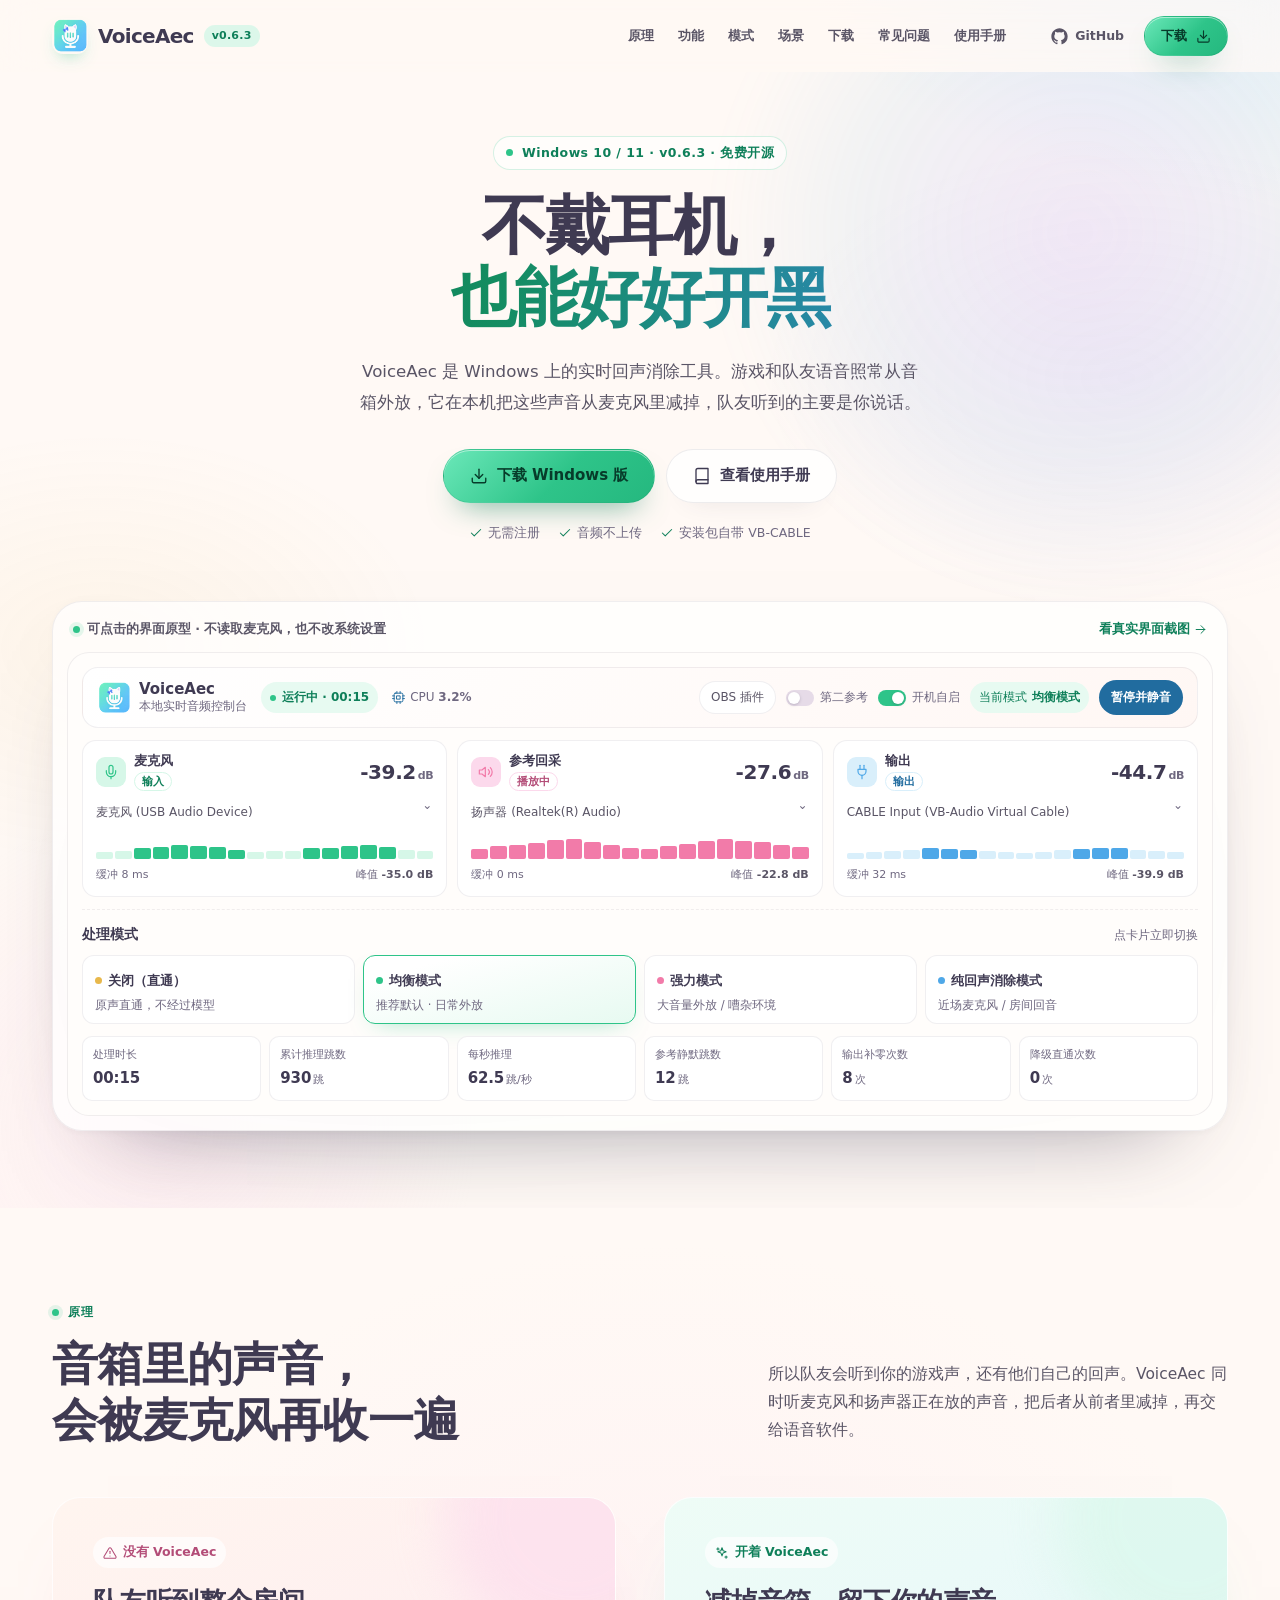
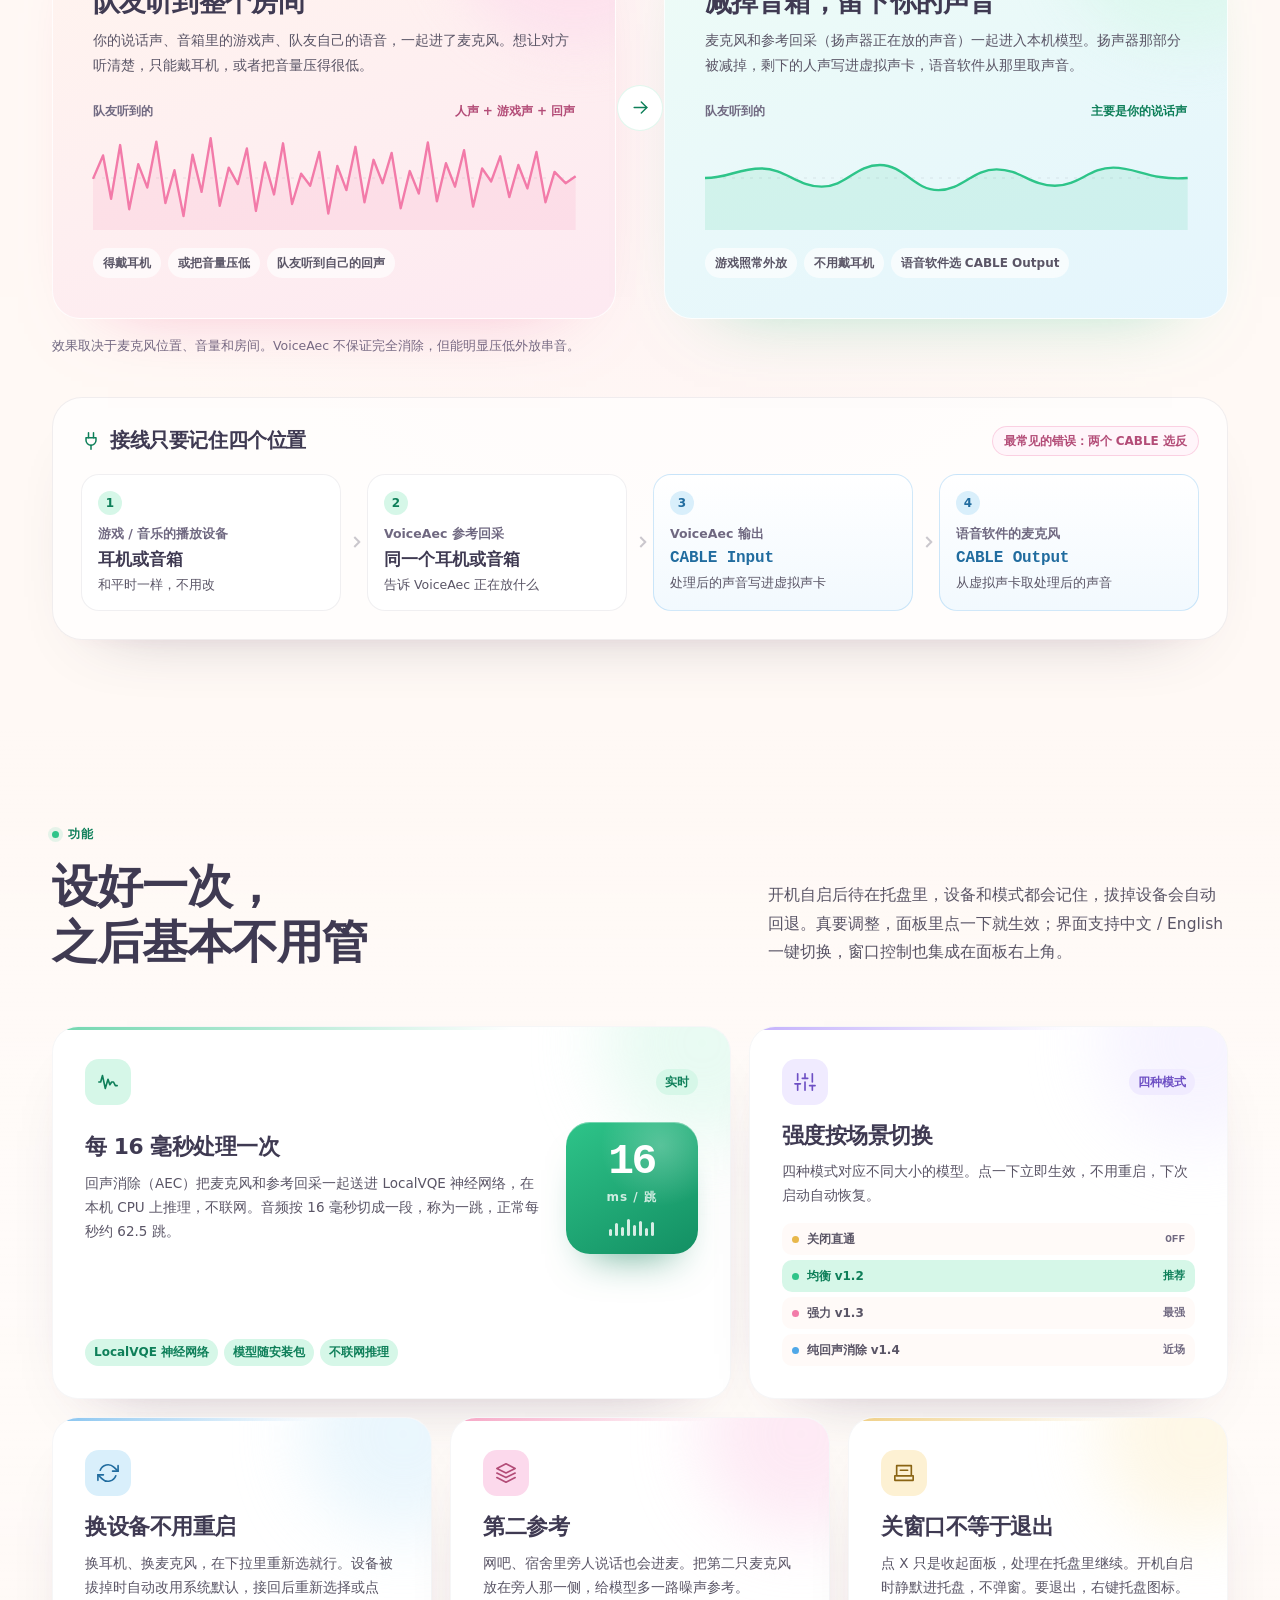
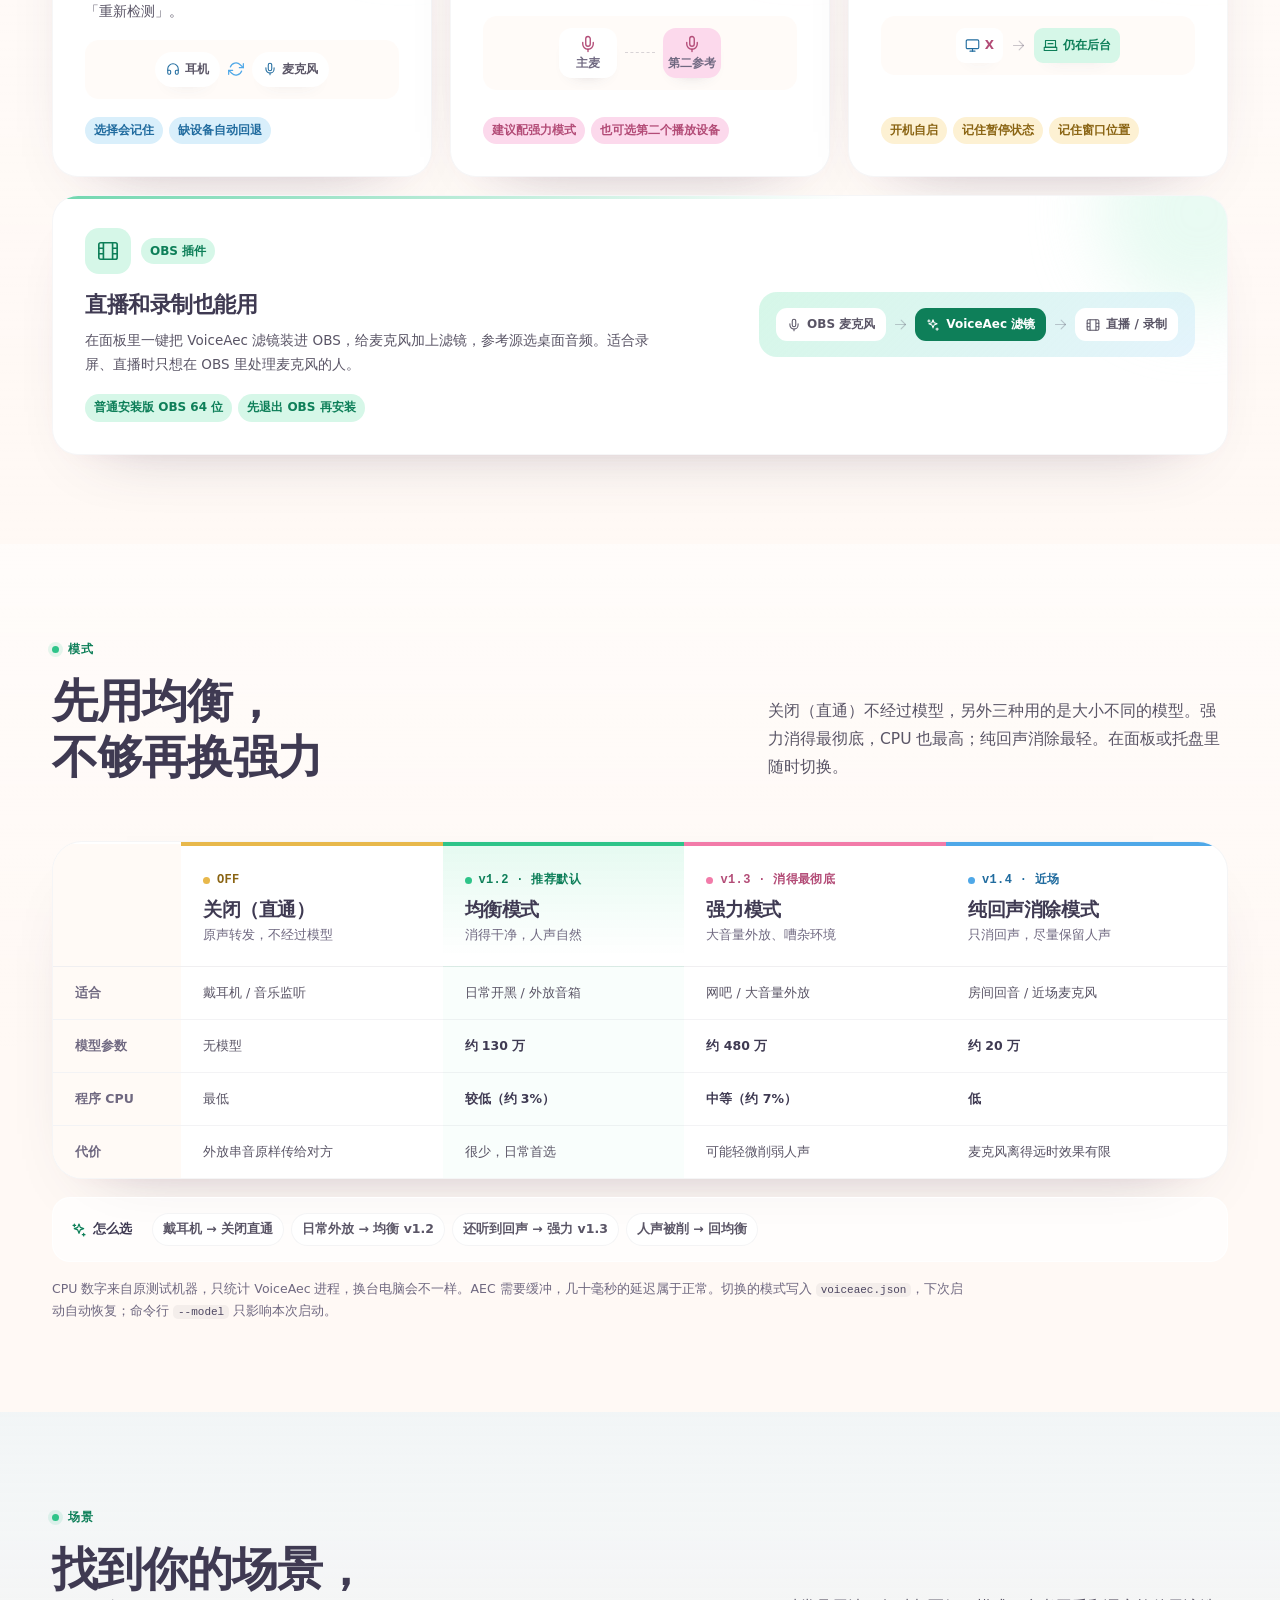
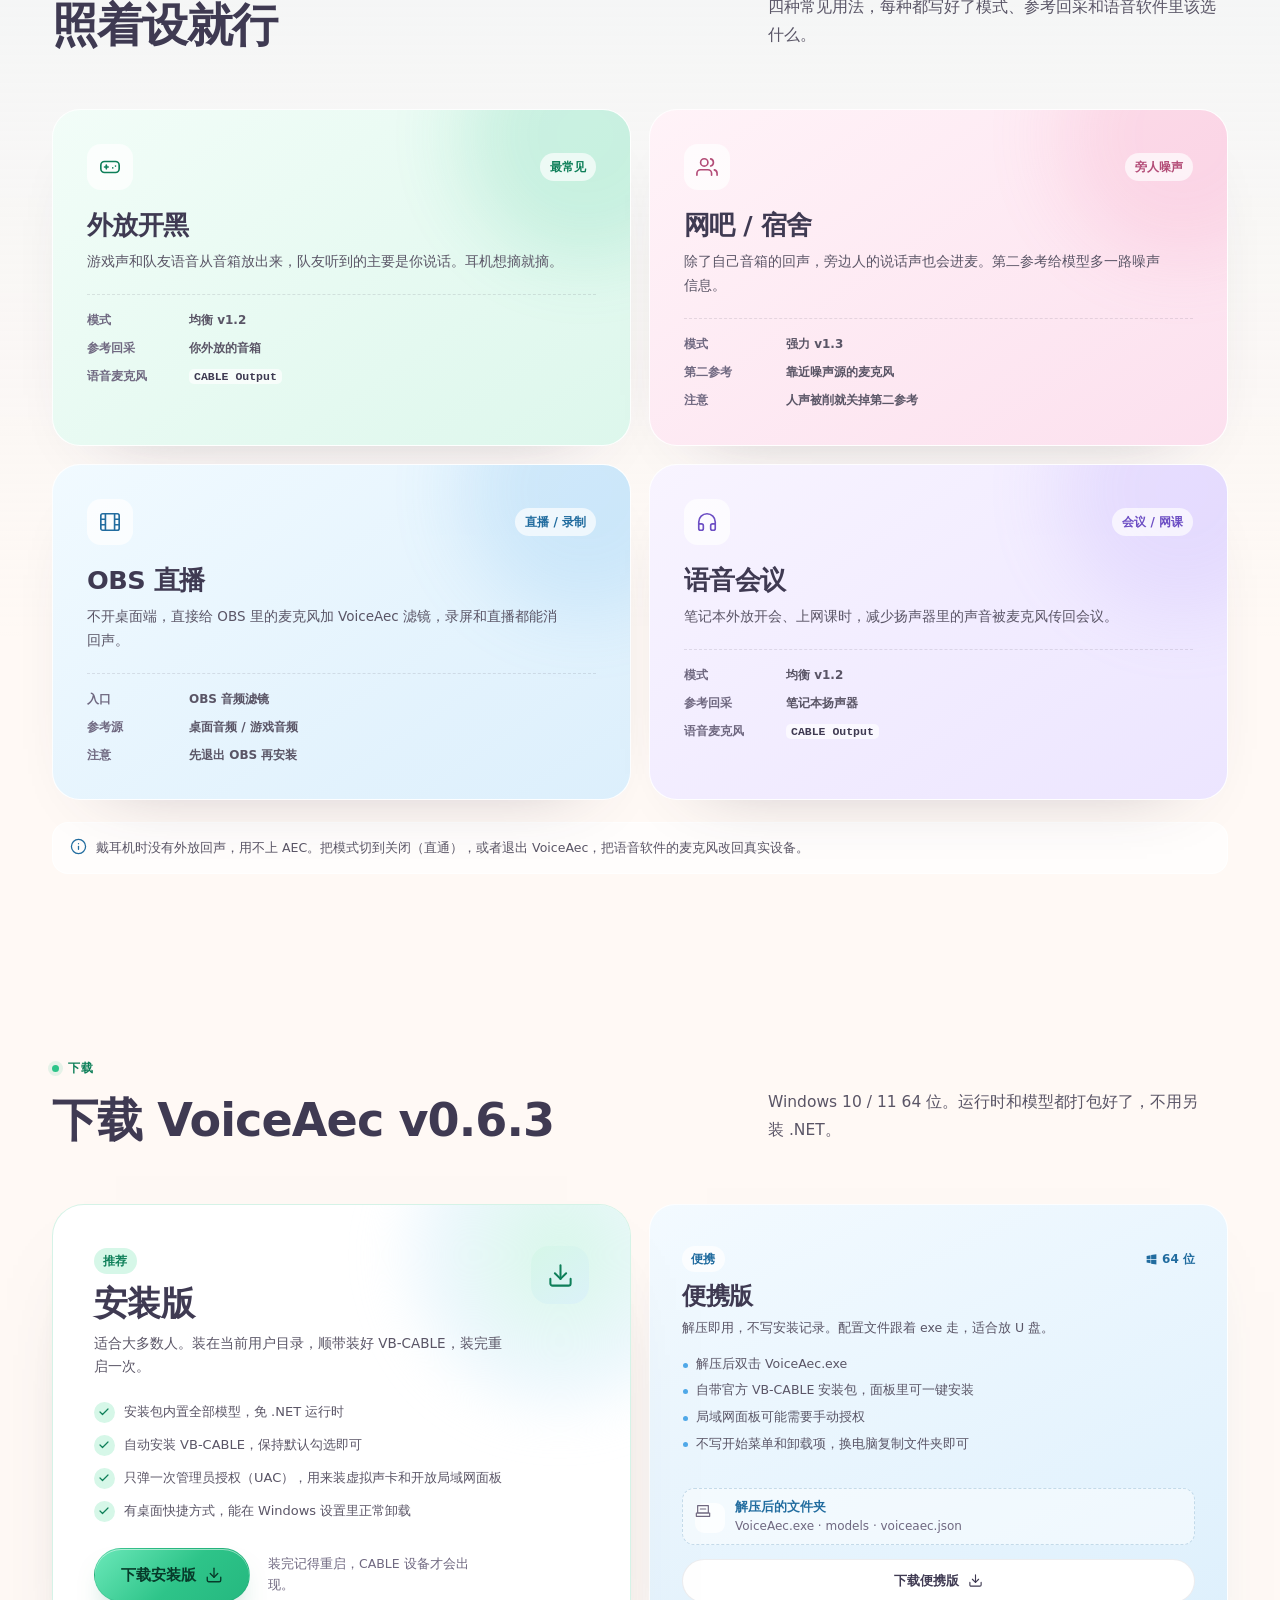
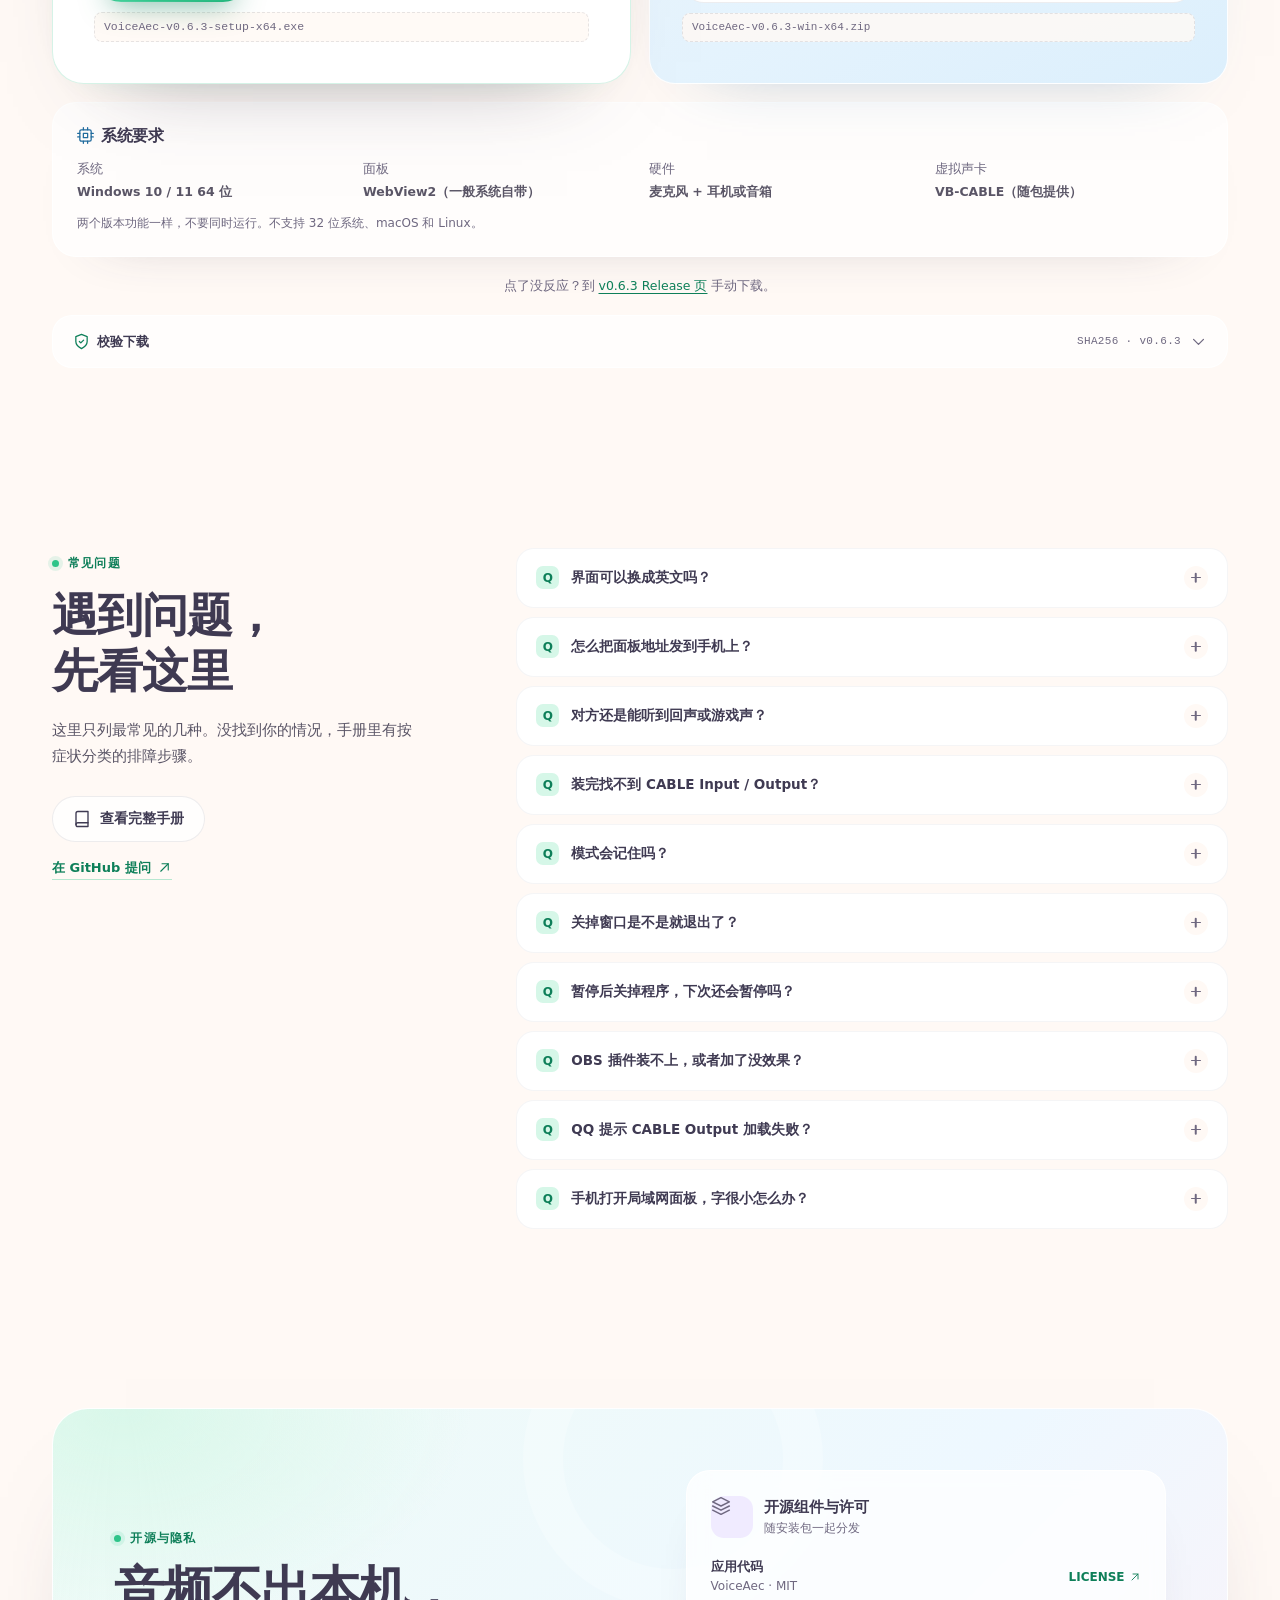
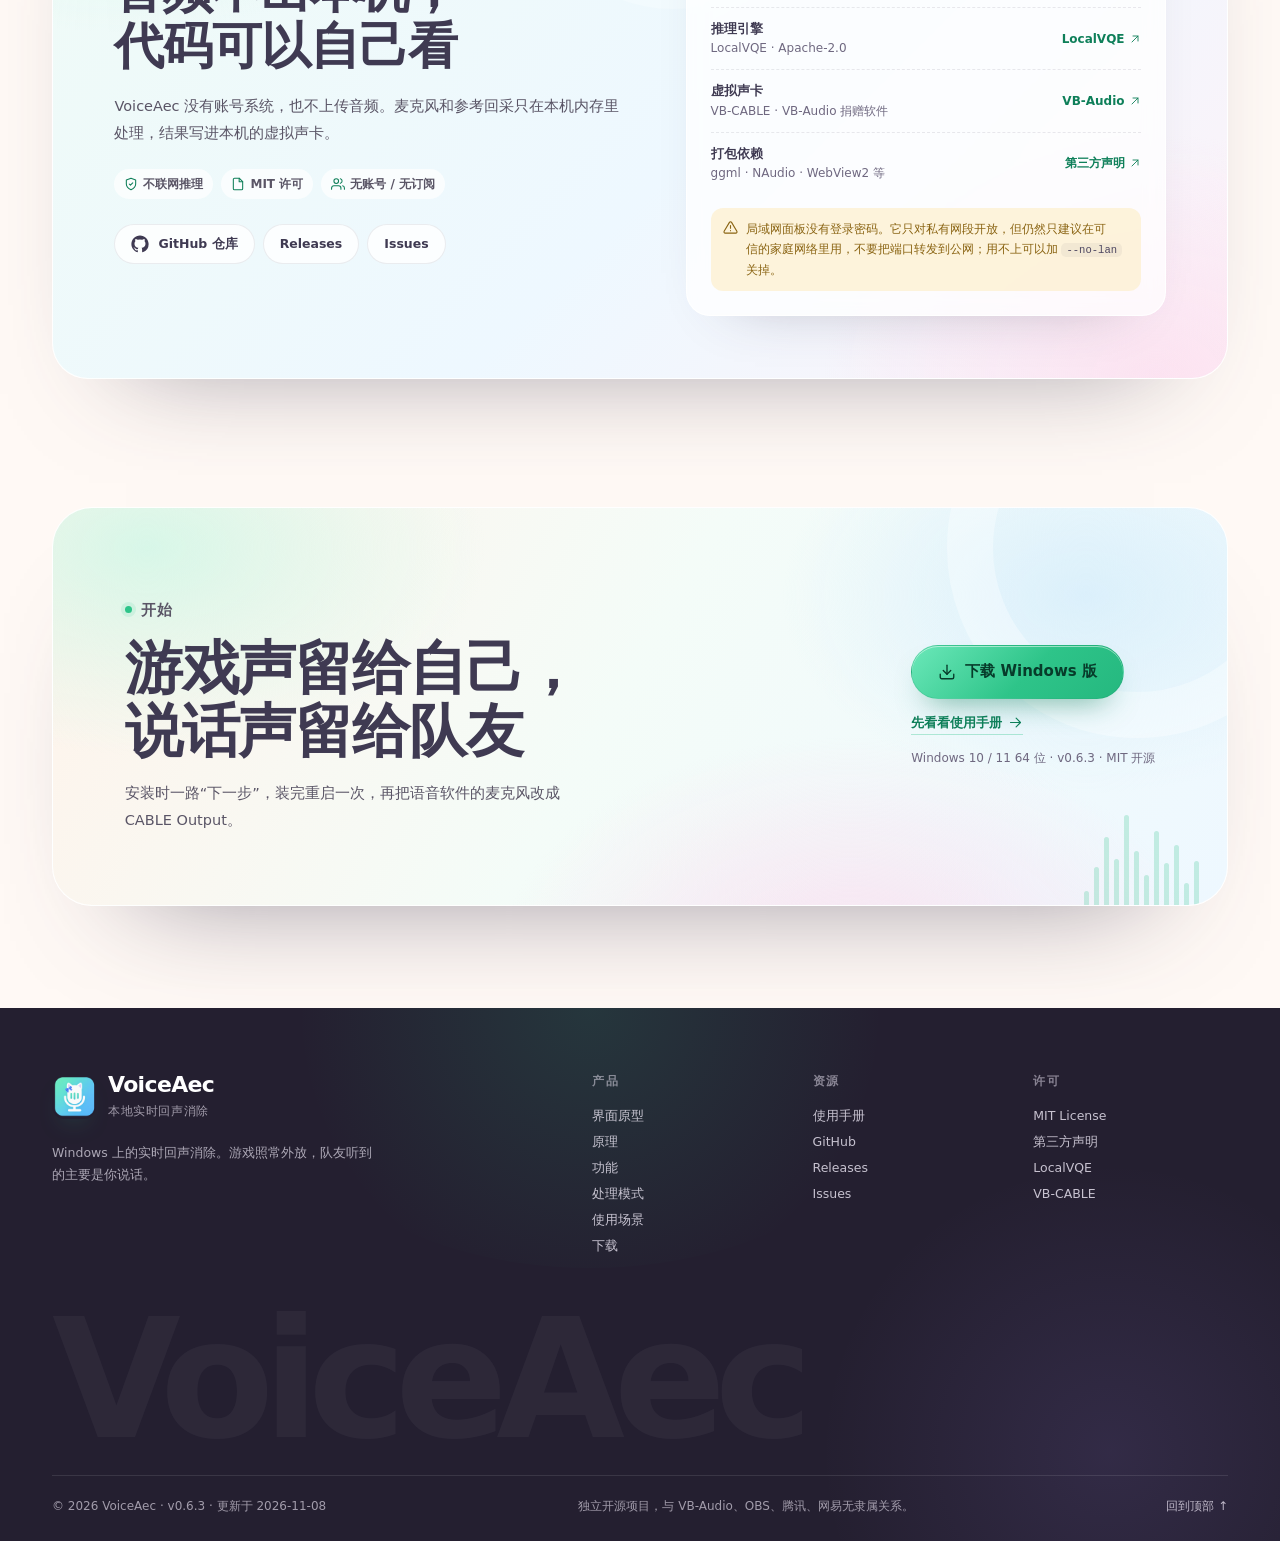
<file: docs/index.html>
<!doctype html>
<html lang="zh-CN">
<head>
  <meta charset="utf-8">
  <meta name="viewport" content="width=device-width, initial-scale=1">
  <title>VoiceAec · Windows 实时回声消除，不戴耳机也能开黑</title>
  <meta name="description" content="VoiceAec 是 Windows 上的实时回声消除工具：游戏照常外放，它在本机把音箱的声音从麦克风里减掉，队友听到的主要是你说话。免费开源，v0.6.3。">
  <meta name="theme-color" content="#fff9f5">
  <meta name="color-scheme" content="light">
  <link rel="canonical" href="https://voiceaec.lsjx.xyz/">
  <link rel="icon" type="image/png" href="images/icon-256.png">
  <link rel="apple-touch-icon" href="images/icon-256.png">

  <meta property="og:type" content="website">
  <meta property="og:site_name" content="VoiceAec">
  <meta property="og:locale" content="zh_CN">
  <meta property="og:title" content="VoiceAec · 不戴耳机，也能好好开黑">
  <meta property="og:description" content="游戏照常外放，VoiceAec 在本机实时把音箱的声音从麦克风里减掉。Windows 10/11 · v0.6.3 · MIT 开源。">
  <meta property="og:image" content="https://voiceaec.lsjx.xyz/images/og-cover-site.png">
  <meta property="og:image:width" content="1200">
  <meta property="og:image:height" content="630">
  <meta property="og:image:alt" content="VoiceAec：不戴耳机，也能好好开黑">
  <meta property="og:url" content="https://voiceaec.lsjx.xyz/">
  <meta name="twitter:card" content="summary_large_image">
  <meta name="twitter:title" content="VoiceAec · 不戴耳机，也能好好开黑">
  <meta name="twitter:description" content="游戏照常外放，VoiceAec 在本机实时把音箱的声音从麦克风里减掉，队友听到的主要是你说话。">
  <meta name="twitter:image" content="https://voiceaec.lsjx.xyz/images/og-cover-site.png">

  <link rel="stylesheet" href="site.css">
  <script type="application/ld+json">
  {
    "@context": "https://schema.org",
    "@type": "SoftwareApplication",
    "name": "VoiceAec",
    "description": "Windows 上的本地实时回声消除工具。麦克风与扬声器回采进入本机神经网络，处理后的声音输出到 VB-CABLE。",
    "url": "https://voiceaec.lsjx.xyz/",
    "downloadUrl": "https://github.com/384615666/VoiceAec/releases/latest",
    "softwareVersion": "0.6.3",
    "operatingSystem": "Windows 10, Windows 11",
    "applicationCategory": "MultimediaApplication",
    "offers": {
      "@type": "Offer",
      "price": "0",
      "priceCurrency": "CNY"
    },
    "license": "https://github.com/384615666/VoiceAec/blob/main/LICENSE"
  }
  </script>
</head>
<body>
<a class="skip-link" href="#main">跳到主要内容</a>

<svg class="svg-sprite" aria-hidden="true" focusable="false">
  <symbol id="i-arrow-right" viewBox="0 0 24 24"><line x1="4" y1="12" x2="20" y2="12"/><polyline points="13 5 20 12 13 19"/></symbol>
  <symbol id="i-arrow-up-right" viewBox="0 0 24 24"><line x1="6" y1="18" x2="18" y2="6"/><polyline points="8 6 18 6 18 16"/></symbol>
  <symbol id="i-chevron-down" viewBox="0 0 24 24"><polyline points="5 9 12 16 19 9"/></symbol>
  <symbol id="i-check" viewBox="0 0 24 24"><path d="m20 6-11 11-5-5"/></symbol>
  <symbol id="i-download" viewBox="0 0 24 24"><path d="M21 15v4a2 2 0 0 1-2 2H5a2 2 0 0 1-2-2v-4"/><polyline points="7 10 12 15 17 10"/><line x1="12" y1="15" x2="12" y2="3"/></symbol>
  <symbol id="i-menu" viewBox="0 0 24 24"><line x1="3" y1="7" x2="21" y2="7"/><line x1="3" y1="12" x2="21" y2="12"/><line x1="3" y1="17" x2="21" y2="17"/></symbol>
  <symbol id="i-close" viewBox="0 0 24 24"><line x1="18" y1="6" x2="6" y2="18"/><line x1="6" y1="6" x2="18" y2="18"/></symbol>
  <symbol id="i-book" viewBox="0 0 24 24"><path d="M4 19.5A2.5 2.5 0 0 1 6.5 17H20"/><path d="M6.5 2H20v20H6.5A2.5 2.5 0 0 1 4 19.5v-15A2.5 2.5 0 0 1 6.5 2Z"/></symbol>
  <symbol id="i-file" viewBox="0 0 24 24"><path d="M14 2H6a2 2 0 0 0-2 2v16a2 2 0 0 0 2 2h12a2 2 0 0 0 2-2V8z"/><polyline points="14 2 14 8 20 8"/></symbol>
  <symbol id="i-github" viewBox="0 0 24 24"><path d="M12 .5C5.73.5.5 5.73.5 12c0 5.09 3.29 9.4 7.86 10.93.58.1.79-.25.79-.55v-1.93c-3.2.7-3.88-1.54-3.88-1.54-.52-1.33-1.27-1.68-1.27-1.68-1.04-.71.08-.7.08-.7 1.15.08 1.76 1.18 1.76 1.18 1.02 1.75 2.68 1.25 3.34.96.1-.75.4-1.25.72-1.54-2.55-.29-5.24-1.28-5.24-5.7 0-1.26.45-2.29 1.18-3.1-.12-.29-.51-1.46.11-3.05 0 0 .96-.31 3.15 1.18a10.9 10.9 0 0 1 5.74 0c2.19-1.49 3.15-1.18 3.15-1.18.62 1.59.23 2.76.11 3.05.73.81 1.18 1.84 1.18 3.1 0 4.43-2.69 5.4-5.25 5.69.41.36.78 1.07.78 2.16v3.2c0 .3.21.66.8.55A11.51 11.51 0 0 0 23.5 12C23.5 5.73 18.27.5 12 .5Z"/></symbol>
  <symbol id="i-windows" viewBox="0 0 24 24"><path d="M3 5.4 10.2 4v7.1H3zM11.3 3.8 21 2.2v8.9h-9.7zM3 12.3h7.2V19L3 17.6zM11.3 12.3H21v9l-9.7-1.5z"/></symbol>
  <symbol id="i-shield" viewBox="0 0 24 24"><path d="M12 22s8-4 8-10V5l-8-3-8 3v7c0 6 8 10 8 10Z"/><path d="m9 12 2 2 4-4"/></symbol>
  <symbol id="i-mic" viewBox="0 0 24 24"><path d="M12 2a3 3 0 0 0-3 3v7a3 3 0 0 0 6 0V5a3 3 0 0 0-3-3Z"/><path d="M19 10v2a7 7 0 0 1-14 0v-2"/><line x1="12" y1="19" x2="12" y2="22"/></symbol>
  <symbol id="i-speaker" viewBox="0 0 24 24"><path d="M11 5 6 9H2v6h4l5 4V5Z"/><path d="M15.5 8.5a5 5 0 0 1 0 7"/><path d="M18.5 5.5a9 9 0 0 1 0 13"/></symbol>
  <symbol id="i-plug" viewBox="0 0 24 24"><path d="M9 2v6"/><path d="M15 2v6"/><path d="M6 8h12v3a6 6 0 0 1-12 0V8Z"/><path d="M12 17v5"/></symbol>
  <symbol id="i-wave" viewBox="0 0 24 24"><path d="M2 12h2l2-7 3 14 3-10 2 6 2-3h2l2 4h2"/></symbol>
  <symbol id="i-sliders" viewBox="0 0 24 24"><line x1="4" y1="21" x2="4" y2="14"/><line x1="4" y1="10" x2="4" y2="3"/><line x1="12" y1="21" x2="12" y2="12"/><line x1="12" y1="8" x2="12" y2="3"/><line x1="20" y1="21" x2="20" y2="16"/><line x1="20" y1="12" x2="20" y2="3"/><line x1="1" y1="14" x2="7" y2="14"/><line x1="9" y1="8" x2="15" y2="8"/><line x1="17" y1="16" x2="23" y2="16"/></symbol>
  <symbol id="i-tray" viewBox="0 0 24 24"><path d="M4 4h16v11H4z"/><path d="M2 15h20v5H2z"/><path d="M8 9h8"/></symbol>
  <symbol id="i-film" viewBox="0 0 24 24"><rect x="2" y="3" width="20" height="18" rx="2"/><path d="M7 3v18M17 3v18M2 9h5M2 15h5M17 9h5M17 15h5"/></symbol>
  <symbol id="i-monitor" viewBox="0 0 24 24"><rect x="2" y="3" width="20" height="14" rx="2"/><line x1="8" y1="21" x2="16" y2="21"/><line x1="12" y1="17" x2="12" y2="21"/></symbol>
  <symbol id="i-wifi" viewBox="0 0 24 24"><path d="M5 12.55a11 11 0 0 1 14.08 0"/><path d="M1.42 9a16 16 0 0 1 21.16 0"/><path d="M8.53 16.11a6 6 0 0 1 6.95 0"/><line x1="12" y1="20" x2="12.01" y2="20"/></symbol>
  <symbol id="i-alert" viewBox="0 0 24 24"><path d="M10.29 3.86 1.82 18a2 2 0 0 0 1.71 3h16.94a2 2 0 0 0 1.71-3L13.71 3.86a2 2 0 0 0-3.42 0Z"/><line x1="12" y1="9" x2="12" y2="13"/><line x1="12" y1="17" x2="12.01" y2="17"/></symbol>
  <symbol id="i-info" viewBox="0 0 24 24"><circle cx="12" cy="12" r="10"/><line x1="12" y1="16" x2="12" y2="12"/><line x1="12" y1="8" x2="12.01" y2="8"/></symbol>
  <symbol id="i-spark" viewBox="0 0 24 24"><path d="m12 3-1.9 5.1L5 10l5.1 1.9L12 17l1.9-5.1L19 10l-5.1-1.9Z"/><path d="M5 3v4M3 5h4M19 17v4M17 19h4"/></symbol>
  <symbol id="i-cpu" viewBox="0 0 24 24"><rect x="4" y="4" width="16" height="16" rx="2"/><rect x="9" y="9" width="6" height="6"/><path d="M9 1v3M15 1v3M9 20v3M15 20v3M20 9h3M20 14h3M1 9h3M1 14h3"/></symbol>
  <symbol id="i-headphones" viewBox="0 0 24 24"><path d="M3 14v-2a9 9 0 0 1 18 0v2"/><path d="M21 14v5a2 2 0 0 1-2 2h-1a2 2 0 0 1-2-2v-3a2 2 0 0 1 2-2h3z"/><path d="M3 14v5a2 2 0 0 0 2 2h1a2 2 0 0 0 2-2v-3a2 2 0 0 0-2-2H3z"/></symbol>
  <symbol id="i-users" viewBox="0 0 24 24"><path d="M17 21v-2a4 4 0 0 0-4-4H5a4 4 0 0 0-4 4v2"/><circle cx="9" cy="7" r="4"/><path d="M23 21v-2a4 4 0 0 0-3-3.87"/><path d="M16 3.13a4 4 0 0 1 0 7.75"/></symbol>
  <symbol id="i-gamepad" viewBox="0 0 24 24"><line x1="6" y1="12" x2="10" y2="12"/><line x1="8" y1="10" x2="8" y2="14"/><line x1="15" y1="13" x2="15.01" y2="13"/><line x1="18" y1="11" x2="18.01" y2="11"/><rect x="2" y="6" width="20" height="12" rx="4"/></symbol>
  <symbol id="i-copy" viewBox="0 0 24 24"><rect x="9" y="9" width="12" height="12" rx="2"/><path d="M5 15H4a2 2 0 0 1-2-2V4a2 2 0 0 1 2-2h9a2 2 0 0 1 2 2v1"/></symbol>
  <symbol id="i-gauge" viewBox="0 0 24 24"><path d="M12 21a9 9 0 1 1 9-9"/><path d="M12 12l4-4"/><path d="M3 12h2M19 12h2M12 3v2M12 19v2"/></symbol>
  <symbol id="i-layers" viewBox="0 0 24 24"><polygon points="12 2 2 7 12 12 22 7 12 2"/><polyline points="2 12 12 17 22 12"/><polyline points="2 17 12 22 22 17"/></symbol>
  <symbol id="i-link" viewBox="0 0 24 24"><path d="M10 13a5 5 0 0 0 7.54.54l3-3a5 5 0 0 0-7.07-7.07l-1.72 1.71"/><path d="M14 11a5 5 0 0 0-7.54-.54l-3 3a5 5 0 0 0 7.07 7.07l1.71-1.71"/></symbol>
  <symbol id="i-refresh" viewBox="0 0 24 24"><polyline points="23 4 23 10 17 10"/><polyline points="1 20 1 14 7 14"/><path d="M3.51 9a9 9 0 0 1 14.85-3.36L23 10M1 14l4.64 4.36A9 9 0 0 0 20.49 15"/></symbol>
</svg>

<header class="site-nav" id="siteNav">
  <div class="nav-shell">
    <a class="brand" href="#top" aria-label="VoiceAec 首页">
      <img src="images/icon-256.png" alt="" width="36" height="36" loading="eager">
      <span class="brand-name">VoiceAec</span>
      <span class="brand-version">v0.6.3</span>
    </a>

    <nav class="nav-menu" id="navMenu" aria-label="主导航">
      <a href="#why">原理</a>
      <a href="#features">功能</a>
      <a href="#modes">模式</a>
      <a href="#scenes">场景</a>
      <a href="#download">下载</a>
      <a href="#faq">常见问题</a>
      <a href="manual.html">使用手册</a>
      <a class="nav-mobile-link" href="https://github.com/384615666/VoiceAec" target="_blank" rel="noopener">
        GitHub 仓库
        <svg class="icon" aria-hidden="true"><use href="#i-arrow-up-right"/></svg>
      </a>
    </nav>

    <div class="nav-actions">
      <a class="nav-github" href="https://github.com/384615666/VoiceAec" target="_blank" rel="noopener">
        <svg class="icon icon-fill" aria-hidden="true"><use href="#i-github"/></svg>
        <span>GitHub</span>
      </a>
      <a class="btn btn-primary btn-sm nav-download" href="#download">
        下载
        <svg class="icon" aria-hidden="true"><use href="#i-download"/></svg>
      </a>
      <button class="nav-toggle" id="navToggle" type="button" aria-controls="navMenu" aria-expanded="false" aria-label="打开菜单">
        <svg class="icon nav-toggle-open" aria-hidden="true"><use href="#i-menu"/></svg>
        <svg class="icon nav-toggle-close" aria-hidden="true"><use href="#i-close"/></svg>
      </button>
    </div>
  </div>
</header>

<main id="main" tabindex="-1">

  <!-- HERO -->
  <section class="hero" id="top">
    <div class="wrap hero-copy">
      <p class="eyebrow hero-eyebrow"><span class="live-dot" aria-hidden="true"></span>Windows 10 / 11 · v0.6.3 · 免费开源</p>
      <h1>
        <span class="h1-line">不戴耳机，</span>
        <span class="h1-line h1-accent">也能好好开黑</span>
      </h1>
      <p class="hero-lead">VoiceAec 是 Windows 上的实时回声消除工具。游戏和队友语音照常从音箱外放，它在本机把这些声音从麦克风里减掉，队友听到的主要是你说话。</p>
      <div class="hero-actions">
        <a class="btn btn-primary btn-lg" href="#download">
          <svg class="icon" aria-hidden="true"><use href="#i-download"/></svg>
          下载 Windows 版
        </a>
        <a class="btn btn-soft btn-lg" href="manual.html">
          <svg class="icon" aria-hidden="true"><use href="#i-book"/></svg>
          查看使用手册
        </a>
      </div>
      <p class="hero-note">
        <span><svg class="icon" aria-hidden="true"><use href="#i-check"/></svg>无需注册</span>
        <span><svg class="icon" aria-hidden="true"><use href="#i-check"/></svg>音频不上传</span>
        <span><svg class="icon" aria-hidden="true"><use href="#i-check"/></svg>安装包自带 VB-CABLE</span>
      </p>
    </div>

    <div class="wrap hero-stage" id="demo">
      <div class="demo-shell">
        <div class="demo-topline">
          <span class="demo-badge"><span class="demo-live-dot" aria-hidden="true"></span>可点击的界面原型 · 不读取麦克风，也不改系统设置</span>
          <a class="demo-manual-link" href="manual.html#first-run">看真实界面截图 <svg class="icon" aria-hidden="true"><use href="#i-arrow-right"/></svg></a>
        </div>

        <div class="demo-panel" id="demoPanel" data-mode="v1.2" role="group" aria-label="VoiceAec 控制面板交互原型">
          <div class="demo-topbar">
            <div class="demo-brand">
              <img src="images/icon-256.png" alt="" width="34" height="34">
              <div><strong>VoiceAec</strong><span>本地实时音频控制台</span></div>
            </div>

            <div class="demo-status" id="demoStatus">
              <span class="demo-status-dot" aria-hidden="true"></span>
              <span id="demoStatusText">运行中 · 00:12</span>
            </div>
            <div class="demo-cpu"><svg class="icon" aria-hidden="true"><use href="#i-cpu"/></svg><span>CPU <b id="demoCpu">3.1%</b></span></div>

            <div class="demo-actions">
              <button class="demo-obs" id="demoObs" type="button">OBS 插件</button>
              <label class="demo-switch" for="demoRef2">
                <input type="checkbox" id="demoRef2">
                <span class="demo-switch-track" aria-hidden="true"></span>
                第二参考
              </label>
              <label class="demo-switch" for="demoAutostart">
                <input type="checkbox" id="demoAutostart" checked>
                <span class="demo-switch-track" aria-hidden="true"></span>
                开机自启
              </label>
              <span class="demo-mode-badge">当前模式 <b id="demoModeBadge">均衡模式</b></span>
              <button class="demo-pause" id="demoPause" type="button" aria-pressed="false">暂停并静音</button>
            </div>
          </div>

          <div class="demo-levels" id="demoLevels">
            <article class="demo-level demo-tone-mint" data-demo-level="mic">
              <div class="demo-level-head">
                <span class="demo-level-icon"><svg class="icon" aria-hidden="true"><use href="#i-mic"/></svg></span>
                <div class="demo-level-title"><strong>麦克风</strong><span class="demo-level-pill">输入</span></div>
                <b class="demo-db" id="demoMicDb">-38.4<span>dB</span></b>
              </div>
              <div class="demo-device-wrap">
                <select class="demo-device" aria-label="选择麦克风设备">
                  <option>麦克风 (USB Audio Device)</option>
                  <option>麦克风 (Realtek(R) Audio)</option>
                  <option data-warn="麦克风选成 CABLE Output，会把 VoiceAec 自己的输出又收回来。这里应选真实麦克风">CABLE Output (VB-Audio Virtual Cable)</option>
                </select>
              </div>
              <div class="demo-meter" id="demoMicMeter" aria-hidden="true"></div>
              <div class="demo-level-foot"><span>缓冲 8 ms</span><span>峰值 <b class="demo-peak">-35.2 dB</b></span></div>
            </article>

            <article class="demo-level demo-tone-berry" data-demo-level="ref">
              <div class="demo-level-head">
                <span class="demo-level-icon"><svg class="icon" aria-hidden="true"><use href="#i-speaker"/></svg></span>
                <div class="demo-level-title"><strong>参考回采</strong><span class="demo-level-pill" id="demoRefPill">播放中</span></div>
                <b class="demo-db" id="demoRefDb">-26.1<span>dB</span></b>
              </div>
              <div class="demo-device-wrap">
                <select class="demo-device" aria-label="选择参考回采设备">
                  <option>扬声器 (Realtek(R) Audio)</option>
                  <option>耳机 (USB Audio Device)</option>
                  <option data-warn="参考回采选成 CABLE Input，就听不到音箱在放什么，回声消不掉。这里应选正在出声的耳机或音箱">CABLE Input (VB-Audio Virtual Cable)</option>
                </select>
              </div>
              <div class="demo-meter" id="demoRefMeter" aria-hidden="true"></div>
              <div class="demo-level-foot"><span>缓冲 0 ms</span><span>峰值 <b class="demo-peak">-23.4 dB</b></span></div>
            </article>

            <article class="demo-level demo-tone-blue" data-demo-level="out">
              <div class="demo-level-head">
                <span class="demo-level-icon"><svg class="icon" aria-hidden="true"><use href="#i-plug"/></svg></span>
                <div class="demo-level-title"><strong>输出</strong><span class="demo-level-pill">输出</span></div>
                <b class="demo-db" id="demoOutDb">-41.7<span>dB</span></b>
              </div>
              <div class="demo-device-wrap">
                <select class="demo-device" aria-label="选择输出设备">
                  <option>CABLE Input (VB-Audio Virtual Cable)</option>
                  <option data-warn="输出选成扬声器，会把处理后的麦克风直接播出来，容易啸叫。这里应选 CABLE Input">扬声器 (Realtek(R) Audio)</option>
                </select>
              </div>
              <div class="demo-meter" id="demoOutMeter" aria-hidden="true"></div>
              <div class="demo-level-foot"><span>缓冲 32 ms</span><span>峰值 <b class="demo-peak">-38.9 dB</b></span></div>
            </article>

            <article class="demo-level demo-tone-violet" data-demo-level="ref2" id="demoRef2Card" hidden>
              <div class="demo-level-head">
                <span class="demo-level-icon"><svg class="icon" aria-hidden="true"><use href="#i-mic"/></svg></span>
                <div class="demo-level-title"><strong>第二参考</strong><span class="demo-level-pill">噪声参考</span></div>
                <b class="demo-db" id="demoRef2Db">-31.5<span>dB</span></b>
              </div>
              <div class="demo-device-wrap">
                <select class="demo-device" aria-label="选择第二参考设备">
                  <option>第二只麦克风（放在旁人附近）</option>
                  <option>第二个播放设备</option>
                </select>
              </div>
              <div class="demo-meter" id="demoRef2Meter" aria-hidden="true"></div>
              <div class="demo-level-foot"><span>缓冲 0 ms</span><span>峰值 <b class="demo-peak">-28.6 dB</b></span></div>
            </article>
          </div>

          <div class="demo-modes">
            <div class="demo-subhead"><strong>处理模式</strong><span>点卡片立即切换</span></div>
            <div class="demo-mode-grid" id="demoModeGrid">
              <button class="demo-mode" type="button" data-mode="off" aria-pressed="false">
                <span class="demo-mode-dot" aria-hidden="true"></span><strong>关闭（直通）</strong>
                <small>原声直通，不经过模型</small>
              </button>
              <button class="demo-mode is-active" type="button" data-mode="v1.2" aria-pressed="true">
                <span class="demo-mode-dot" aria-hidden="true"></span><strong>均衡模式</strong>
                <small>推荐默认 · 日常外放</small>
              </button>
              <button class="demo-mode" type="button" data-mode="v1.3" aria-pressed="false">
                <span class="demo-mode-dot" aria-hidden="true"></span><strong>强力模式</strong>
                <small>大音量外放 / 嘈杂环境</small>
              </button>
              <button class="demo-mode" type="button" data-mode="v1.4" aria-pressed="false">
                <span class="demo-mode-dot" aria-hidden="true"></span><strong>纯回声消除模式</strong>
                <small>近场麦克风 / 房间回音</small>
              </button>
            </div>
          </div>

          <div class="demo-stats">
            <div><span>处理时长</span><b id="demoUptime">00:12</b></div>
            <div><span>累计推理跳数</span><b id="demoHops">742</b><em>跳</em></div>
            <div><span>每秒推理</span><b id="demoRate">62.5</b><em>跳/秒</em></div>
            <div><span>参考静默跳数</span><b id="demoSilent">12</b><em>跳</em></div>
            <div><span>输出补零次数</span><b id="demoUnderruns">8</b><em>次</em></div>
            <div><span>降级直通次数</span><b id="demoFallback">0</b><em>次</em></div>
          </div>
        </div>

        <div class="demo-toast" id="demoToast" role="status" aria-live="polite"></div>
      </div>
    </div>
  </section>

  <!-- WHY -->
  <section class="section why" id="why">
    <div class="wrap">
      <div class="section-head" data-reveal>
        <div>
          <p class="eyebrow">原理</p>
          <h2>音箱里的声音，<br>会被麦克风再收一遍</h2>
        </div>
        <p class="lead">所以队友会听到你的游戏声，还有他们自己的回声。VoiceAec 同时听麦克风和扬声器正在放的声音，把后者从前者里减掉，再交给语音软件。</p>
      </div>

      <div class="contrast">
        <article class="contrast-panel is-bad" data-reveal>
          <span class="panel-label"><svg class="icon" aria-hidden="true"><use href="#i-alert"/></svg>没有 VoiceAec</span>
          <h3>队友听到整个房间</h3>
          <p>你的说话声、音箱里的游戏声、队友自己的语音，一起进了麦克风。想让对方听清楚，只能戴耳机，或者把音量压得很低。</p>
          <div class="wave-box" aria-hidden="true">
            <div class="wave-labels"><span>队友听到的</span><span class="wave-bad">人声 + 游戏声 + 回声</span></div>
            <svg class="wave-art" viewBox="0 0 480 120" preserveAspectRatio="none">
              <path class="wave-baseline" d="M0 60H480"/>
              <path class="wave-line" d="M0 61 10 34 18 84 27 22 36 96 45 44 54 71 63 18 72 89 81 51 90 104 99 33 108 76 117 14 126 92 135 48 144 67 153 26 162 98 171 42 180 79 189 20 198 90 207 55 216 69 225 30 234 101 243 46 252 74 261 24 270 88 279 39 288 66 297 31 306 95 315 52 324 78 333 19 342 87 351 43 360 70 369 28 378 93 387 49 396 64 405 35 414 82 423 45 432 72 441 30 450 88 459 53 470 66 480 58"/>
              <path class="wave-fill" d="M0 61 10 34 18 84 27 22 36 96 45 44 54 71 63 18 72 89 81 51 90 104 99 33 108 76 117 14 126 92 135 48 144 67 153 26 162 98 171 42 180 79 189 20 198 90 207 55 216 69 225 30 234 101 243 46 252 74 261 24 270 88 279 39 288 66 297 31 306 95 315 52 324 78 333 19 342 87 351 43 360 70 369 28 378 93 387 49 396 64 405 35 414 82 423 45 432 72 441 30 450 88 459 53 470 66 480 58V120H0Z"/>
            </svg>
          </div>
          <div class="tag-row">
            <span>得戴耳机</span><span>或把音量压低</span><span>队友听到自己的回声</span>
          </div>
        </article>

        <div class="contrast-arrow" aria-hidden="true">
          <svg class="icon" aria-hidden="true"><use href="#i-arrow-right"/></svg>
        </div>

        <article class="contrast-panel is-good" data-reveal>
          <span class="panel-label"><svg class="icon" aria-hidden="true"><use href="#i-spark"/></svg>开着 VoiceAec</span>
          <h3>减掉音箱，留下你的声音</h3>
          <p>麦克风和参考回采（扬声器正在放的声音）一起进入本机模型。扬声器那部分被减掉，剩下的人声写进虚拟声卡，语音软件从那里取声音。</p>
          <div class="wave-box" aria-hidden="true">
            <div class="wave-labels"><span>队友听到的</span><span class="wave-good">主要是你的说话声</span></div>
            <svg class="wave-art" viewBox="0 0 480 120" preserveAspectRatio="none">
              <path class="wave-baseline" d="M0 60H480"/>
              <path class="wave-line" d="M0 60C24 60 32 49 56 49S92 70 116 70 150 45 174 45 208 74 232 74 266 50 290 50 324 69 348 69 382 48 406 48 442 63 480 60"/>
              <path class="wave-fill" d="M0 60C24 60 32 49 56 49S92 70 116 70 150 45 174 45 208 74 232 74 266 50 290 50 324 69 348 69 382 48 406 48 442 63 480 60V120H0Z"/>
            </svg>
          </div>
          <div class="tag-row">
            <span>游戏照常外放</span><span>不用戴耳机</span><span>语音软件选 CABLE Output</span>
          </div>
        </article>
      </div>

      <p class="fine-print" data-reveal>效果取决于麦克风位置、音量和房间。VoiceAec 不保证完全消除，但能明显压低外放串音。</p>

      <div class="routing" data-reveal>
        <div class="routing-head">
          <h3><svg class="icon" aria-hidden="true"><use href="#i-plug"/></svg>接线只要记住四个位置</h3>
          <span class="routing-hint">最常见的错误：两个 CABLE 选反</span>
        </div>
        <ol class="routing-steps">
          <li><span>游戏 / 音乐的播放设备</span><b>耳机或音箱</b><small>和平时一样，不用改</small></li>
          <li><span>VoiceAec 参考回采</span><b>同一个耳机或音箱</b><small>告诉 VoiceAec 正在放什么</small></li>
          <li><span>VoiceAec 输出</span><b>CABLE Input</b><small>处理后的声音写进虚拟声卡</small></li>
          <li><span>语音软件的麦克风</span><b>CABLE Output</b><small>从虚拟声卡取处理后的声音</small></li>
        </ol>
      </div>
    </div>
  </section>

  <!-- FEATURES -->
  <section class="section features" id="features">
    <div class="wrap">
      <div class="section-head" data-reveal>
        <div>
          <p class="eyebrow">功能</p>
          <h2>设好一次，<br>之后基本不用管</h2>
        </div>
        <p class="lead">开机自启后待在托盘里，设备和模式都会记住，拔掉设备会自动回退。真要调整，面板里点一下就生效；界面支持中文 / English 一键切换，窗口控制也集成在面板右上角。</p>
      </div>

      <div class="bento">
        <article class="feature-card feature-wide tone-mint" data-reveal>
          <div class="feature-top">
            <span class="icon-box"><svg class="icon" aria-hidden="true"><use href="#i-wave"/></svg></span>
            <span class="feature-tag">实时</span>
          </div>
          <div class="feature-split">
            <div>
              <h3>每 16 毫秒处理一次</h3>
              <p>回声消除（AEC）把麦克风和参考回采一起送进 LocalVQE 神经网络，在本机 CPU 上推理，不联网。音频按 16 毫秒切成一段，称为一跳，正常每秒约 62.5 跳。</p>
            </div>
            <div class="latency-tile" aria-hidden="true">
              <span class="latency-num">16</span>
              <span class="latency-unit">ms / 跳</span>
              <div class="latency-wave"><i></i><i></i><i></i><i></i><i></i><i></i><i></i><i></i></div>
            </div>
          </div>
          <div class="feature-meta">
            <span>LocalVQE 神经网络</span><span>模型随安装包</span><span>不联网推理</span>
          </div>
        </article>

        <article class="feature-card feature-modes tone-violet" data-reveal>
          <div class="feature-top">
            <span class="icon-box"><svg class="icon" aria-hidden="true"><use href="#i-sliders"/></svg></span>
            <span class="feature-tag">四种模式</span>
          </div>
          <h3>强度按场景切换</h3>
          <p>四种模式对应不同大小的模型。点一下立即生效，不用重启，下次启动自动恢复。</p>
          <ul class="mini-modes">
            <li><span class="mini-dot dot-amber"></span>关闭直通<small>OFF</small></li>
            <li class="is-current"><span class="mini-dot dot-mint"></span>均衡 v1.2<small>推荐</small></li>
            <li><span class="mini-dot dot-berry"></span>强力 v1.3<small>最强</small></li>
            <li><span class="mini-dot dot-blue"></span>纯回声消除 v1.4<small>近场</small></li>
          </ul>
        </article>

        <article class="feature-card feature-small tone-blue" data-reveal>
          <div class="feature-top">
            <span class="icon-box"><svg class="icon" aria-hidden="true"><use href="#i-refresh"/></svg></span>
          </div>
          <h3>换设备不用重启</h3>
          <p>换耳机、换麦克风，在下拉里重新选就行。设备被拔掉时自动改用系统默认，接回后重新选择或点「重新检测」。</p>
          <div class="swap-visual" aria-hidden="true">
            <span class="swap-pill"><svg class="icon"><use href="#i-headphones"/></svg>耳机</span>
            <span class="swap-icon"><svg class="icon"><use href="#i-refresh"/></svg></span>
            <span class="swap-pill"><svg class="icon"><use href="#i-mic"/></svg>麦克风</span>
          </div>
          <div class="feature-meta"><span>选择会记住</span><span>缺设备自动回退</span></div>
        </article>

        <article class="feature-card feature-small tone-berry" data-reveal>
          <div class="feature-top">
            <span class="icon-box"><svg class="icon" aria-hidden="true"><use href="#i-layers"/></svg></span>
          </div>
          <h3>第二参考</h3>
          <p>网吧、宿舍里旁人说话也会进麦。把第二只麦克风放在旁人那一侧，给模型多一路噪声参考。</p>
          <div class="ref-visual" aria-hidden="true">
            <span class="ref-mic"><svg class="icon"><use href="#i-mic"/></svg><em>主麦</em></span>
            <span class="ref-line"></span>
            <span class="ref-mic is-second"><svg class="icon"><use href="#i-mic"/></svg><em>第二参考</em></span>
          </div>
          <div class="feature-meta"><span>建议配强力模式</span><span>也可选第二个播放设备</span></div>
        </article>

        <article class="feature-card feature-small tone-amber" data-reveal>
          <div class="feature-top">
            <span class="icon-box"><svg class="icon" aria-hidden="true"><use href="#i-tray"/></svg></span>
          </div>
          <h3>关窗口不等于退出</h3>
          <p>点 X 只是收起面板，处理在托盘里继续。开机自启时静默进托盘，不弹窗。要退出，右键托盘图标。</p>
          <div class="tray-visual" aria-hidden="true">
            <span class="tray-window"><svg class="icon"><use href="#i-monitor"/></svg><em>X</em></span>
            <span class="tray-arrow"><svg class="icon"><use href="#i-arrow-right"/></svg></span>
            <span class="tray-app"><svg class="icon"><use href="#i-tray"/></svg><em>仍在后台</em></span>
          </div>
          <div class="feature-meta"><span>开机自启</span><span>记住暂停状态</span><span>记住窗口位置</span></div>
        </article>

        <article class="feature-card feature-obs tone-mint" data-reveal>
          <div class="obs-copy">
            <div class="feature-top">
              <span class="icon-box"><svg class="icon" aria-hidden="true"><use href="#i-film"/></svg></span>
              <span class="feature-tag">OBS 插件</span>
            </div>
            <h3>直播和录制也能用</h3>
            <p>在面板里一键把 VoiceAec 滤镜装进 OBS，给麦克风加上滤镜，参考源选桌面音频。适合录屏、直播时只想在 OBS 里处理麦克风的人。</p>
            <div class="feature-meta"><span>普通安装版 OBS 64 位</span><span>先退出 OBS 再安装</span></div>
          </div>
          <div class="obs-chain" aria-hidden="true">
            <span class="obs-node"><svg class="icon"><use href="#i-mic"/></svg>OBS 麦克风</span>
            <span class="obs-link"><svg class="icon"><use href="#i-arrow-right"/></svg></span>
            <span class="obs-node is-accent"><svg class="icon"><use href="#i-spark"/></svg>VoiceAec 滤镜</span>
            <span class="obs-link"><svg class="icon"><use href="#i-arrow-right"/></svg></span>
            <span class="obs-node"><svg class="icon"><use href="#i-film"/></svg>直播 / 录制</span>
          </div>
        </article>
      </div>
    </div>
  </section>

  <!-- MODES -->
  <section class="section modes" id="modes">
    <div class="wrap">
      <div class="section-head" data-reveal>
        <div>
          <p class="eyebrow">模式</p>
          <h2>先用均衡，<br>不够再换强力</h2>
        </div>
        <p class="lead">关闭（直通）不经过模型，另外三种用的是大小不同的模型。强力消得最彻底，CPU 也最高；纯回声消除最轻。在面板或托盘里随时切换。</p>
      </div>

      <div class="mode-board" data-reveal>
        <p class="scroll-hint">推荐先用均衡 v1.2 · 左右滑动对比</p>
        <div class="mode-scroll">
          <table class="mode-table">
            <caption class="sr-only">VoiceAec 四种处理模式对比</caption>
            <thead>
              <tr>
                <th scope="col"><span class="sr-only">对比项</span></th>
                <th scope="col">
                  <span class="mode-kicker"><span class="mode-dot"></span>OFF</span>
                  <span class="mode-title">关闭（直通）</span>
                  <span class="mode-sub">原声转发，不经过模型</span>
                </th>
                <th scope="col">
                  <span class="mode-kicker"><span class="mode-dot"></span>v1.2 · 推荐默认</span>
                  <span class="mode-title">均衡模式</span>
                  <span class="mode-sub">消得干净，人声自然</span>
                </th>
                <th scope="col">
                  <span class="mode-kicker"><span class="mode-dot"></span>v1.3 · 消得最彻底</span>
                  <span class="mode-title">强力模式</span>
                  <span class="mode-sub">大音量外放、嘈杂环境</span>
                </th>
                <th scope="col">
                  <span class="mode-kicker"><span class="mode-dot"></span>v1.4 · 近场</span>
                  <span class="mode-title">纯回声消除模式</span>
                  <span class="mode-sub">只消回声，尽量保留人声</span>
                </th>
              </tr>
            </thead>
            <tbody>
              <tr>
                <th scope="row">适合</th>
                <td>戴耳机 / 音乐监听</td>
                <td>日常开黑 / 外放音箱</td>
                <td>网吧 / 大音量外放</td>
                <td>房间回音 / 近场麦克风</td>
              </tr>
              <tr>
                <th scope="row">模型参数</th>
                <td>无模型</td>
                <td><b>约 130 万</b></td>
                <td><b>约 480 万</b></td>
                <td><b>约 20 万</b></td>
              </tr>
              <tr>
                <th scope="row">程序 CPU</th>
                <td>最低</td>
                <td><b>较低（约 3%）</b></td>
                <td><b>中等（约 7%）</b></td>
                <td><b>低</b></td>
              </tr>
              <tr>
                <th scope="row">代价</th>
                <td>外放串音原样传给对方</td>
                <td>很少，日常首选</td>
                <td>可能轻微削弱人声</td>
                <td>麦克风离得远时效果有限</td>
              </tr>
            </tbody>
          </table>
        </div>
      </div>

      <div class="mode-guide" data-reveal>
        <span class="guide-title"><svg class="icon" aria-hidden="true"><use href="#i-spark"/></svg>怎么选</span>
        <div class="guide-steps">
          <span class="guide-step">戴耳机 → 关闭直通</span>
          <span class="guide-step">日常外放 → 均衡 v1.2</span>
          <span class="guide-step">还听到回声 → 强力 v1.3</span>
          <span class="guide-step">人声被削 → 回均衡</span>
        </div>
      </div>

      <p class="fine-print" data-reveal>CPU 数字来自原测试机器，只统计 VoiceAec 进程，换台电脑会不一样。AEC 需要缓冲，几十毫秒的延迟属于正常。切换的模式写入 <code>voiceaec.json</code>，下次启动自动恢复；命令行 <code>--model</code> 只影响本次启动。</p>
    </div>
  </section>

  <!-- SCENES -->
  <section class="section scenes" id="scenes">
    <div class="wrap">
      <div class="section-head" data-reveal>
        <div>
          <p class="eyebrow">场景</p>
          <h2>找到你的场景，<br>照着设就行</h2>
        </div>
        <p class="lead">四种常见用法，每种都写好了模式、参考回采和语音软件里该选什么。</p>
      </div>

      <div class="scene-grid">
        <article class="scene-card scene-mint" data-reveal>
          <div class="scene-top">
            <span class="icon-box"><svg class="icon" aria-hidden="true"><use href="#i-gamepad"/></svg></span>
            <span class="scene-tag">最常见</span>
          </div>
          <h3>外放开黑</h3>
          <p>游戏声和队友语音从音箱放出来，队友听到的主要是你说话。耳机想摘就摘。</p>
          <div class="recipe">
            <div class="recipe-row"><span>模式</span><b>均衡 v1.2</b></div>
            <div class="recipe-row"><span>参考回采</span><b>你外放的音箱</b></div>
            <div class="recipe-row"><span>语音麦克风</span><b><code>CABLE Output</code></b></div>
          </div>
        </article>

        <article class="scene-card scene-berry" data-reveal>
          <div class="scene-top">
            <span class="icon-box"><svg class="icon" aria-hidden="true"><use href="#i-users"/></svg></span>
            <span class="scene-tag">旁人噪声</span>
          </div>
          <h3>网吧 / 宿舍</h3>
          <p>除了自己音箱的回声，旁边人的说话声也会进麦。第二参考给模型多一路噪声信息。</p>
          <div class="recipe">
            <div class="recipe-row"><span>模式</span><b>强力 v1.3</b></div>
            <div class="recipe-row"><span>第二参考</span><b>靠近噪声源的麦克风</b></div>
            <div class="recipe-row"><span>注意</span><b>人声被削就关掉第二参考</b></div>
          </div>
        </article>

        <article class="scene-card scene-blue" data-reveal>
          <div class="scene-top">
            <span class="icon-box"><svg class="icon" aria-hidden="true"><use href="#i-film"/></svg></span>
            <span class="scene-tag">直播 / 录制</span>
          </div>
          <h3>OBS 直播</h3>
          <p>不开桌面端，直接给 OBS 里的麦克风加 VoiceAec 滤镜，录屏和直播都能消回声。</p>
          <div class="recipe">
            <div class="recipe-row"><span>入口</span><b>OBS 音频滤镜</b></div>
            <div class="recipe-row"><span>参考源</span><b>桌面音频 / 游戏音频</b></div>
            <div class="recipe-row"><span>注意</span><b>先退出 OBS 再安装</b></div>
          </div>
        </article>

        <article class="scene-card scene-violet" data-reveal>
          <div class="scene-top">
            <span class="icon-box"><svg class="icon" aria-hidden="true"><use href="#i-headphones"/></svg></span>
            <span class="scene-tag">会议 / 网课</span>
          </div>
          <h3>语音会议</h3>
          <p>笔记本外放开会、上网课时，减少扬声器里的声音被麦克风传回会议。</p>
          <div class="recipe">
            <div class="recipe-row"><span>模式</span><b>均衡 v1.2</b></div>
            <div class="recipe-row"><span>参考回采</span><b>笔记本扬声器</b></div>
            <div class="recipe-row"><span>语音麦克风</span><b><code>CABLE Output</code></b></div>
          </div>
        </article>
      </div>

      <p class="scene-note" data-reveal>
        <svg class="icon" aria-hidden="true"><use href="#i-info"/></svg>
        <span>戴耳机时没有外放回声，用不上 AEC。把模式切到关闭（直通），或者退出 VoiceAec，把语音软件的麦克风改回真实设备。</span>
      </p>
    </div>
  </section>

  <!-- DOWNLOAD -->
  <section class="section download" id="download">
    <div class="wrap">
      <div class="section-head" data-reveal>
        <div>
          <p class="eyebrow">下载</p>
          <h2>下载 VoiceAec v0.6.3</h2>
        </div>
        <p class="lead">Windows 10 / 11 64 位。运行时和模型都打包好了，不用另装 .NET。</p>
      </div>

      <div class="download-grid">
        <article class="download-main" data-reveal>
          <div class="download-head">
            <div>
              <span class="download-badge">推荐</span>
              <h3>安装版</h3>
              <p>适合大多数人。装在当前用户目录，顺带装好 VB-CABLE，装完重启一次。</p>
            </div>
            <span class="download-icon"><svg class="icon" aria-hidden="true"><use href="#i-download"/></svg></span>
          </div>
          <ul class="check-list">
            <li><span class="check-mark"><svg class="icon" aria-hidden="true"><use href="#i-check"/></svg></span>安装包内置全部模型，免 .NET 运行时</li>
            <li><span class="check-mark"><svg class="icon" aria-hidden="true"><use href="#i-check"/></svg></span>自动安装 VB-CABLE，保持默认勾选即可</li>
            <li><span class="check-mark"><svg class="icon" aria-hidden="true"><use href="#i-check"/></svg></span>只弹一次管理员授权（UAC），用来装虚拟声卡和开放局域网面板</li>
            <li><span class="check-mark"><svg class="icon" aria-hidden="true"><use href="#i-check"/></svg></span>有桌面快捷方式，能在 Windows 设置里正常卸载</li>
          </ul>
          <div class="download-bottom">
            <div class="download-actions">
              <a class="btn btn-primary btn-lg" href="https://github.com/384615666/VoiceAec/releases/download/v0.6.3/VoiceAec-v0.6.3-setup-x64.exe" target="_blank" rel="noopener">
                下载安装版
                <svg class="icon" aria-hidden="true"><use href="#i-download"/></svg>
              </a>
              <span class="download-note">装完记得重启，CABLE 设备才会出现。</span>
            </div>
            <code class="file-name">VoiceAec-v0.6.3-setup-x64.exe</code>
          </div>
        </article>

        <article class="download-portable" data-reveal>
            <div class="portable-head">
              <span class="download-badge badge-blue">便携</span>
              <span class="portable-platform"><svg class="icon icon-fill" aria-hidden="true"><use href="#i-windows"/></svg>64 位</span>
            </div>
            <h3>便携版</h3>
            <p>解压即用，不写安装记录。配置文件跟着 exe 走，适合放 U 盘。</p>
            <ul class="portable-list">
              <li>解压后双击 VoiceAec.exe</li>
              <li>自带官方 VB-CABLE 安装包，面板里可一键安装</li>
              <li>局域网面板可能需要手动授权</li>
              <li>不写开始菜单和卸载项，换电脑复制文件夹即可</li>
            </ul>
            <div class="portable-folder">
              <span class="portable-folder-icon"><svg class="icon" aria-hidden="true"><use href="#i-tray"/></svg></span>
              <div><strong>解压后的文件夹</strong><span>VoiceAec.exe · models · voiceaec.json</span></div>
            </div>
            <div class="download-bottom">
              <a class="btn btn-soft download-secondary" href="https://github.com/384615666/VoiceAec/releases/download/v0.6.3/VoiceAec-v0.6.3-win-x64.zip" target="_blank" rel="noopener">
                下载便携版
                <svg class="icon" aria-hidden="true"><use href="#i-download"/></svg>
              </a>
              <code class="file-name">VoiceAec-v0.6.3-win-x64.zip</code>
            </div>
          </article>
        </div>

        <div class="req-card req-wide" data-reveal>
            <h3><svg class="icon" aria-hidden="true"><use href="#i-cpu"/></svg>系统要求</h3>
            <ul>
              <li><span>系统</span><b>Windows 10 / 11 64 位</b></li>
              <li><span>面板</span><b>WebView2（一般系统自带）</b></li>
              <li><span>硬件</span><b>麦克风 + 耳机或音箱</b></li>
              <li><span>虚拟声卡</span><b>VB-CABLE（随包提供）</b></li>
            </ul>
            <p>两个版本功能一样，不要同时运行。不支持 32 位系统、macOS 和 Linux。</p>
        </div>

      <p class="fine-print download-fallback">点了没反应？到 <a href="https://github.com/384615666/VoiceAec/releases/tag/v0.6.3" target="_blank" rel="noopener">v0.6.3 Release 页</a> 手动下载。</p>

      <details class="sha-panel" data-reveal>
        <summary>
          <span class="sha-title"><svg class="icon" aria-hidden="true"><use href="#i-shield"/></svg>校验下载</span>
          <span class="sha-meta">SHA256 · v0.6.3</span>
          <svg class="icon sha-chevron" aria-hidden="true"><use href="#i-chevron-down"/></svg>
        </summary>
        <div class="sha-body">
          <div class="sha-row">
            <div>
              <b>安装版</b>
              <code>11DC0C653F9E12CE1CC92FA6E19C4EC22BA61096AEE63635EEBE293CB745FC5F</code>
            </div>
            <button class="copy-btn" type="button" data-copy="11DC0C653F9E12CE1CC92FA6E19C4EC22BA61096AEE63635EEBE293CB745FC5F" aria-label="复制安装版 SHA256">
              <svg class="icon" aria-hidden="true"><use href="#i-copy"/></svg><span class="copy-label">复制</span>
            </button>
          </div>
          <div class="sha-row">
            <div>
              <b>便携版</b>
              <code>D9115513F9695AA622D9D411B04C5A54B01205B4D99CBFF95DA89ED019ED143A</code>
            </div>
            <button class="copy-btn" type="button" data-copy="D9115513F9695AA622D9D411B04C5A54B01205B4D99CBFF95DA89ED019ED143A" aria-label="复制便携版 SHA256">
              <svg class="icon" aria-hidden="true"><use href="#i-copy"/></svg><span class="copy-label">复制</span>
            </button>
          </div>
          <p class="sha-note">安装包没有商业代码签名，SmartScreen 可能提示“未知发布者”。先核对文件名和 SHA256，再点“更多信息 → 仍要运行”。这里的校验值只对应 v0.6.3，更新的版本以对应 Release 页为准。</p>
        </div>
      </details>
    </div>
  </section>

  <!-- FAQ -->
  <section class="section faq-section" id="faq">
    <div class="wrap faq-layout">
      <div class="faq-intro" data-reveal>
        <p class="eyebrow">常见问题</p>
        <h2>遇到问题，<br>先看这里</h2>
        <p class="lead">这里只列最常见的几种。没找到你的情况，手册里有按症状分类的排障步骤。</p>
        <div class="faq-actions">
          <a class="btn btn-soft" href="manual.html">
            <svg class="icon" aria-hidden="true"><use href="#i-book"/></svg>
            查看完整手册
          </a>
          <a class="text-link" href="https://github.com/384615666/VoiceAec/issues" target="_blank" rel="noopener">
            在 GitHub 提问
            <svg class="icon" aria-hidden="true"><use href="#i-arrow-up-right"/></svg>
          </a>
        </div>
      </div>

      <div class="faq-list" data-reveal>

        <details class="faq-item">
          <summary>
            <span class="faq-q" aria-hidden="true">Q</span>
            <span>界面可以换成英文吗？</span>
            <span class="faq-toggle" aria-hidden="true"></span>
          </summary>
          <div class="faq-answer">
            <p>可以。打开面板左上角的「关于」，点右上角「关闭」旁边的 <strong>EN</strong> 就切到英文；英文界面里同一位置显示「中文」，点回去即可。面板、托盘菜单和提示会一起切换，选择会记住。中文手册和官网目前只有中文版。</p>
          </div>
        </details>

        <details class="faq-item">
          <summary>
            <span class="faq-q" aria-hidden="true">Q</span>
            <span>怎么把面板地址发到手机上？</span>
            <span class="faq-toggle" aria-hidden="true"></span>
          </summary>
          <div class="faq-answer">
            <p>打开「关于」，里面会显示一个 <code>http://192.168.x.x:8765/</code> 的局域网地址。点一下地址就会复制到剪贴板，粘贴到手机浏览器即可打开同一个面板；手机和电脑要在同一 Wi-Fi，面板没有密码，只给可信网络用。</p>
          </div>
        </details>

        <details class="faq-item">
          <summary>
            <span class="faq-q" aria-hidden="true">Q</span>
            <span>对方还是能听到回声或游戏声？</span>
            <span class="faq-toggle" aria-hidden="true"></span>
          </summary>
          <div class="faq-answer">
            <p>先查参考回采：它要选你实际出声的耳机或音箱，放音乐时电平应该在跳。再确认语音软件的扬声器没有选成 CABLE Input。都没问题的话，把模式从均衡换成强力试试。</p>
          </div>
        </details>

        <details class="faq-item">
          <summary>
            <span class="faq-q" aria-hidden="true">Q</span>
            <span>装完找不到 CABLE Input / Output？</span>
            <span class="faq-toggle" aria-hidden="true"></span>
          </summary>
          <div class="faq-answer">
            <p>VB-CABLE 装完要重启电脑，设备才会出现。重启后，播放设备里有 CABLE Input，录音设备里有 CABLE Output。还是没有，就重跑安装包，或者点面板顶部的一键安装。卸载 VoiceAec 不会删掉它。</p>
            <p>找不到 CABLE 时，v0.5.0 起程序会以暂停状态打开，不会把麦克风播到音箱里；v0.5.2 起点「恢复」也会被拦下。先在输出下拉里手动选一个设备，或者装好 CABLE 后点「重新检测」。重启后设备一般会自动恢复。</p>
          </div>
        </details>

        <details class="faq-item">
          <summary>
            <span class="faq-q" aria-hidden="true">Q</span>
            <span>模式会记住吗？</span>
            <span class="faq-toggle" aria-hidden="true"></span>
          </summary>
          <div class="faq-answer">
            <p>v0.4.8 起会。在面板或托盘切换后写入 <code>voiceaec.json</code>，下次启动（包括开机自启）自动恢复。想临时换一种，在快捷方式目标末尾加 <code>--model v1.3</code>，只影响这一次，不写回配置。</p>
          </div>
        </details>

        <details class="faq-item">
          <summary>
            <span class="faq-q" aria-hidden="true">Q</span>
            <span>关掉窗口是不是就退出了？</span>
            <span class="faq-toggle" aria-hidden="true"></span>
          </summary>
          <div class="faq-answer">
            <p>不是。点 X 只是收起面板，处理在托盘里继续。要退出，右键托盘图标选“退出 VoiceAec”。想临时停一下，用“暂停并静音”，恢复后设备和模式不变。</p>
          </div>
        </details>

        <details class="faq-item">
          <summary>
            <span class="faq-q" aria-hidden="true">Q</span>
            <span>暂停后关掉程序，下次还会暂停吗？</span>
            <span class="faq-toggle" aria-hidden="true"></span>
          </summary>
          <div class="faq-answer">
            <p>v0.4.9 起会。暂停状态写入配置，关掉或重启后还是暂停，点“恢复处理与输出”继续。运行中正常退出，下次启动照常运行。</p>
          </div>
        </details>

        <details class="faq-item">
          <summary>
            <span class="faq-q" aria-hidden="true">Q</span>
            <span>OBS 插件装不上，或者加了没效果？</span>
            <span class="faq-toggle" aria-hidden="true"></span>
          </summary>
          <div class="faq-answer">
            <p>安装前要完全退出 OBS，一键安装只支持普通安装版的 64 位 OBS。装完重启 OBS，在麦克风的音频滤镜里添加 VoiceAec，把 Reference source 选成桌面音频或游戏音频源。</p>
          </div>
        </details>

        <details class="faq-item">
          <summary>
            <span class="faq-q" aria-hidden="true">Q</span>
            <span>QQ 提示 CABLE Output 加载失败？</span>
            <span class="faq-toggle" aria-hidden="true"></span>
          </summary>
          <div class="faq-answer">
            <p>这是 QQ 对虚拟设备的兼容问题，音频链路一般没坏。可以重新选一次 CABLE Output、重启 QQ，或者换 Oopz、Discord、游戏自带语音试试。别的软件都正常，就只能等 QQ 修复。</p>
          </div>
        </details>

        <details class="faq-item">
          <summary>
            <span class="faq-q" aria-hidden="true">Q</span>
            <span>手机打开局域网面板，字很小怎么办？</span>
            <span class="faq-toggle" aria-hidden="true"></span>
          </summary>
          <div class="faq-answer">
            <p>局域网面板是桌面布局，手机上会挤。横屏或用平板看电平、切模式比较方便，复杂设置回电脑上做。面板没有登录密码，只在可信的家用网络里用，不要把端口转发到公网。</p>
          </div>
        </details>
      </div>
    </div>
  </section>

  <!-- OPEN SOURCE -->
  <section class="section open-source" id="open-source">
    <div class="wrap">
      <div class="open-panel" data-reveal>
        <div class="open-copy">
          <p class="eyebrow">开源与隐私</p>
          <h2>音频不出本机，<br>代码可以自己看</h2>
          <p class="open-lead">VoiceAec 没有账号系统，也不上传音频。麦克风和参考回采只在本机内存里处理，结果写进本机的虚拟声卡。</p>
          <div class="privacy-badges">
            <span><svg class="icon" aria-hidden="true"><use href="#i-shield"/></svg>不联网推理</span>
            <span><svg class="icon" aria-hidden="true"><use href="#i-file"/></svg>MIT 许可</span>
            <span><svg class="icon" aria-hidden="true"><use href="#i-users"/></svg>无账号 / 无订阅</span>
          </div>
          <div class="open-links">
            <a class="btn btn-soft btn-sm" href="https://github.com/384615666/VoiceAec" target="_blank" rel="noopener">
              <svg class="icon icon-fill" aria-hidden="true"><use href="#i-github"/></svg>
              GitHub 仓库
            </a>
            <a class="btn btn-soft btn-sm" href="https://github.com/384615666/VoiceAec/releases" target="_blank" rel="noopener">Releases</a>
            <a class="btn btn-soft btn-sm" href="https://github.com/384615666/VoiceAec/issues" target="_blank" rel="noopener">Issues</a>
          </div>
        </div>

        <div class="license-panel">
          <div class="license-head">
            <span class="license-icon"><svg class="icon" aria-hidden="true"><use href="#i-layers"/></svg></span>
            <div>
              <strong>开源组件与许可</strong>
              <span>随安装包一起分发</span>
            </div>
          </div>
          <ul class="license-list">
            <li>
              <div><b>应用代码</b><span>VoiceAec · MIT</span></div>
              <a href="https://github.com/384615666/VoiceAec/blob/main/LICENSE" target="_blank" rel="noopener">LICENSE<svg class="icon" aria-hidden="true"><use href="#i-arrow-up-right"/></svg></a>
            </li>
            <li>
              <div><b>推理引擎</b><span>LocalVQE · Apache-2.0</span></div>
              <a href="https://github.com/localai-org/LocalVQE" target="_blank" rel="noopener">LocalVQE<svg class="icon" aria-hidden="true"><use href="#i-arrow-up-right"/></svg></a>
            </li>
            <li>
              <div><b>虚拟声卡</b><span>VB-CABLE · VB-Audio 捐赠软件</span></div>
              <a href="https://vb-audio.com/Cable/" target="_blank" rel="noopener">VB-Audio<svg class="icon" aria-hidden="true"><use href="#i-arrow-up-right"/></svg></a>
            </li>
            <li>
              <div><b>打包依赖</b><span>ggml · NAudio · WebView2 等</span></div>
              <a href="https://github.com/384615666/VoiceAec/blob/main/THIRD-PARTY-NOTICES.md" target="_blank" rel="noopener">第三方声明<svg class="icon" aria-hidden="true"><use href="#i-arrow-up-right"/></svg></a>
            </li>
          </ul>
          <p class="license-note">
            <svg class="icon" aria-hidden="true"><use href="#i-alert"/></svg>
            <span>局域网面板没有登录密码。它只对私有网段开放，但仍然只建议在可信的家庭网络里用，不要把端口转发到公网；用不上可以加 <code>--no-lan</code> 关掉。</span>
          </p>
        </div>
      </div>
    </div>
  </section>

  <!-- FINAL CTA -->
  <section class="final-cta">
    <div class="wrap">
      <div class="cta-panel" data-reveal>
        <div class="cta-copy">
          <p class="eyebrow">开始</p>
          <h2>游戏声留给自己，<br>说话声留给队友</h2>
          <p>安装时一路“下一步”，装完重启一次，再把语音软件的麦克风改成 CABLE Output。</p>
        </div>
        <div class="cta-actions">
          <a class="btn btn-primary btn-lg" href="#download">
            <svg class="icon" aria-hidden="true"><use href="#i-download"/></svg>
            下载 Windows 版
          </a>
          <a class="text-link" href="manual.html">
            先看看使用手册
            <svg class="icon" aria-hidden="true"><use href="#i-arrow-right"/></svg>
          </a>
          <span class="cta-note">Windows 10 / 11 64 位 · v0.6.3 · MIT 开源</span>
        </div>
        <div class="cta-wave" aria-hidden="true"><i></i><i></i><i></i><i></i><i></i><i></i><i></i><i></i><i></i><i></i><i></i><i></i></div>
      </div>
    </div>
  </section>

</main>

<footer class="site-footer">
  <div class="wrap">
    <div class="footer-top">
      <div class="footer-brand-block">
        <div class="footer-brand">
          <img src="images/icon-256.png" alt="" width="44" height="44" loading="lazy">
          <div>
            <strong>VoiceAec</strong>
            <span>本地实时回声消除</span>
          </div>
        </div>
        <p class="footer-tagline">Windows 上的实时回声消除。游戏照常外放，队友听到的主要是你说话。</p>
      </div>

      <div class="footer-cols">
        <nav class="footer-col" aria-label="页脚产品导航">
          <p class="footer-col-title">产品</p>
          <a href="#demo">界面原型</a>
          <a href="#why">原理</a>
          <a href="#features">功能</a>
          <a href="#modes">处理模式</a>
          <a href="#scenes">使用场景</a>
          <a href="#download">下载</a>
        </nav>
        <nav class="footer-col" aria-label="页脚资源导航">
          <p class="footer-col-title">资源</p>
          <a href="manual.html">使用手册</a>
          <a href="https://github.com/384615666/VoiceAec" target="_blank" rel="noopener">GitHub</a>
          <a href="https://github.com/384615666/VoiceAec/releases/latest" target="_blank" rel="noopener">Releases</a>
          <a href="https://github.com/384615666/VoiceAec/issues" target="_blank" rel="noopener">Issues</a>
        </nav>
        <nav class="footer-col" aria-label="页脚许可导航">
          <p class="footer-col-title">许可</p>
          <a href="https://github.com/384615666/VoiceAec/blob/main/LICENSE" target="_blank" rel="noopener">MIT License</a>
          <a href="https://github.com/384615666/VoiceAec/blob/main/THIRD-PARTY-NOTICES.md" target="_blank" rel="noopener">第三方声明</a>
          <a href="https://github.com/localai-org/LocalVQE" target="_blank" rel="noopener">LocalVQE</a>
          <a href="https://vb-audio.com/Cable/" target="_blank" rel="noopener">VB-CABLE</a>
        </nav>
      </div>
    </div>

    <p class="footer-wordmark" aria-hidden="true">VoiceAec</p>

    <div class="footer-bottom">
      <p>© 2026 VoiceAec · v0.6.3 · 更新于 2026-11-08</p>
      <p>独立开源项目，与 VB-Audio、OBS、腾讯、网易无隶属关系。</p>
      <a href="#top">回到顶部 ↑</a>
    </div>
  </div>
</footer>

<span class="sr-only" id="copyStatus" role="status" aria-live="polite"></span>
<script src="site.js"></script>
</body>
</html>
</file>
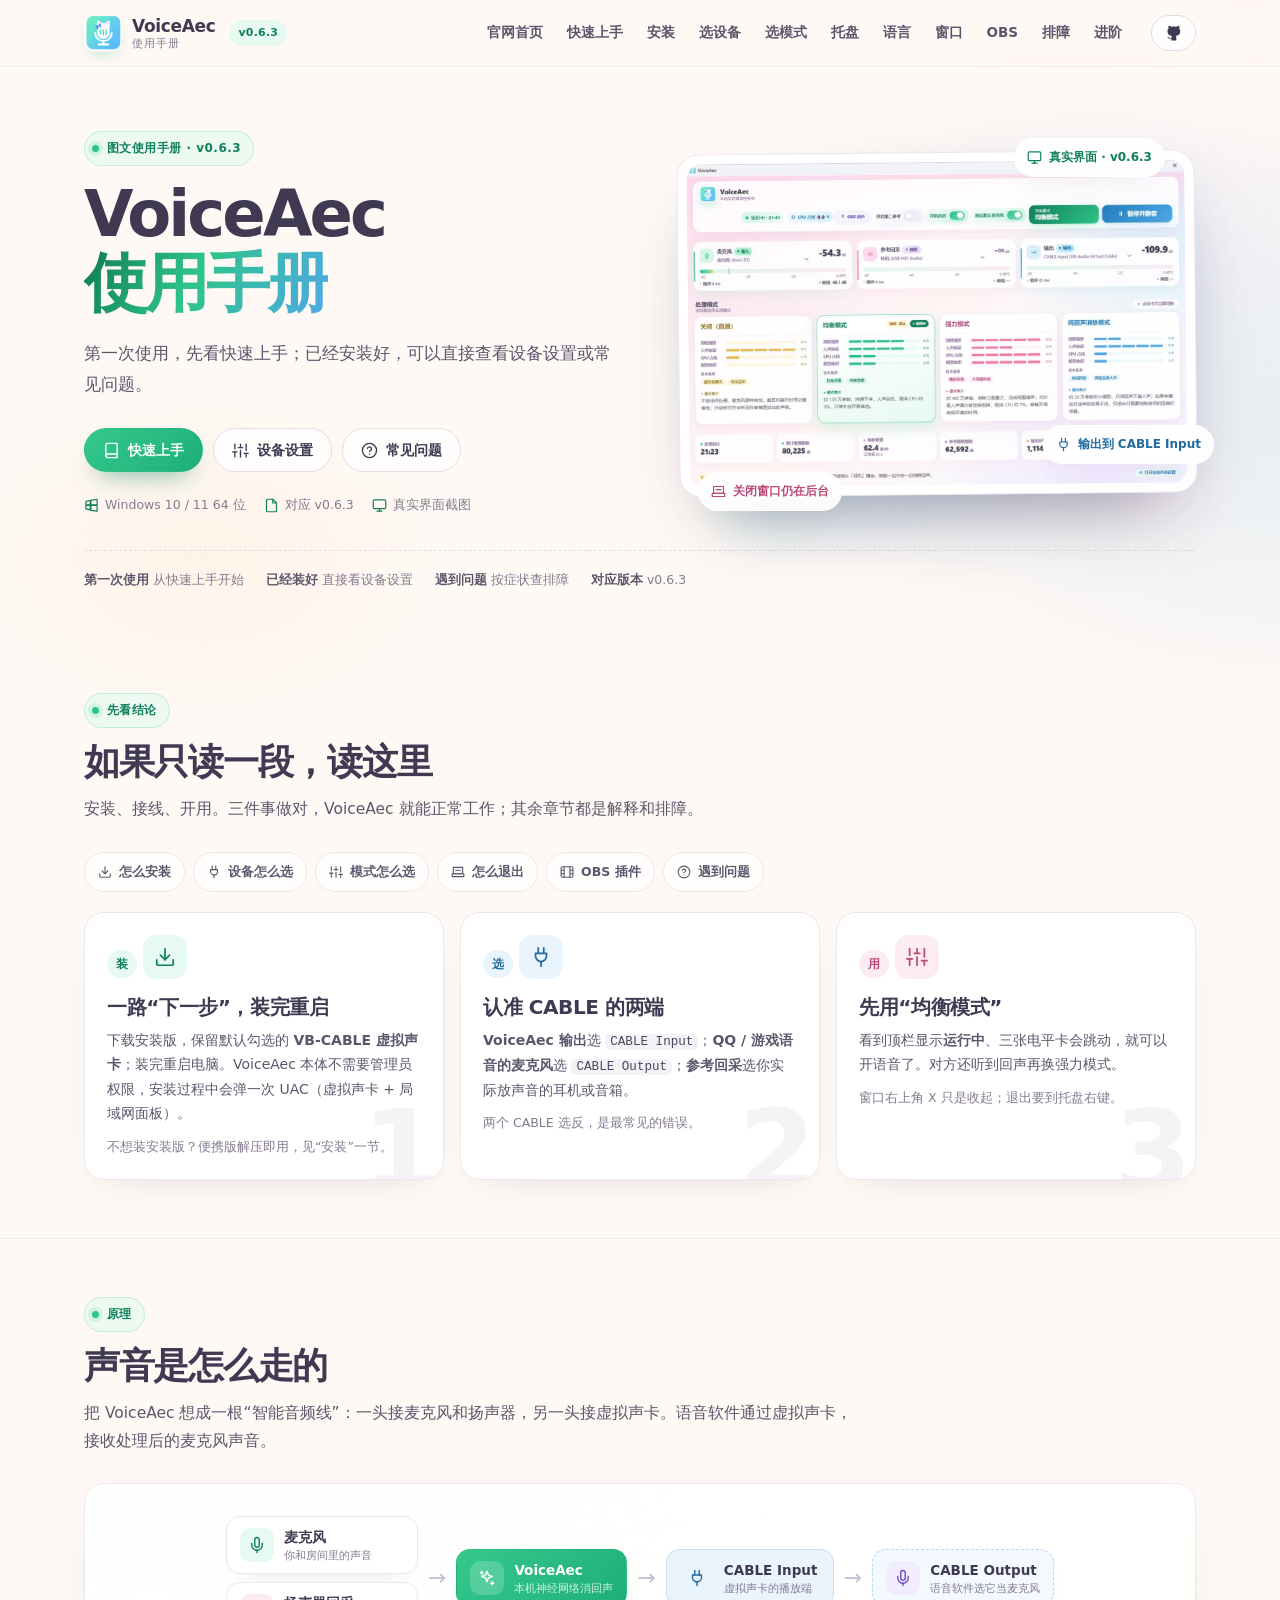
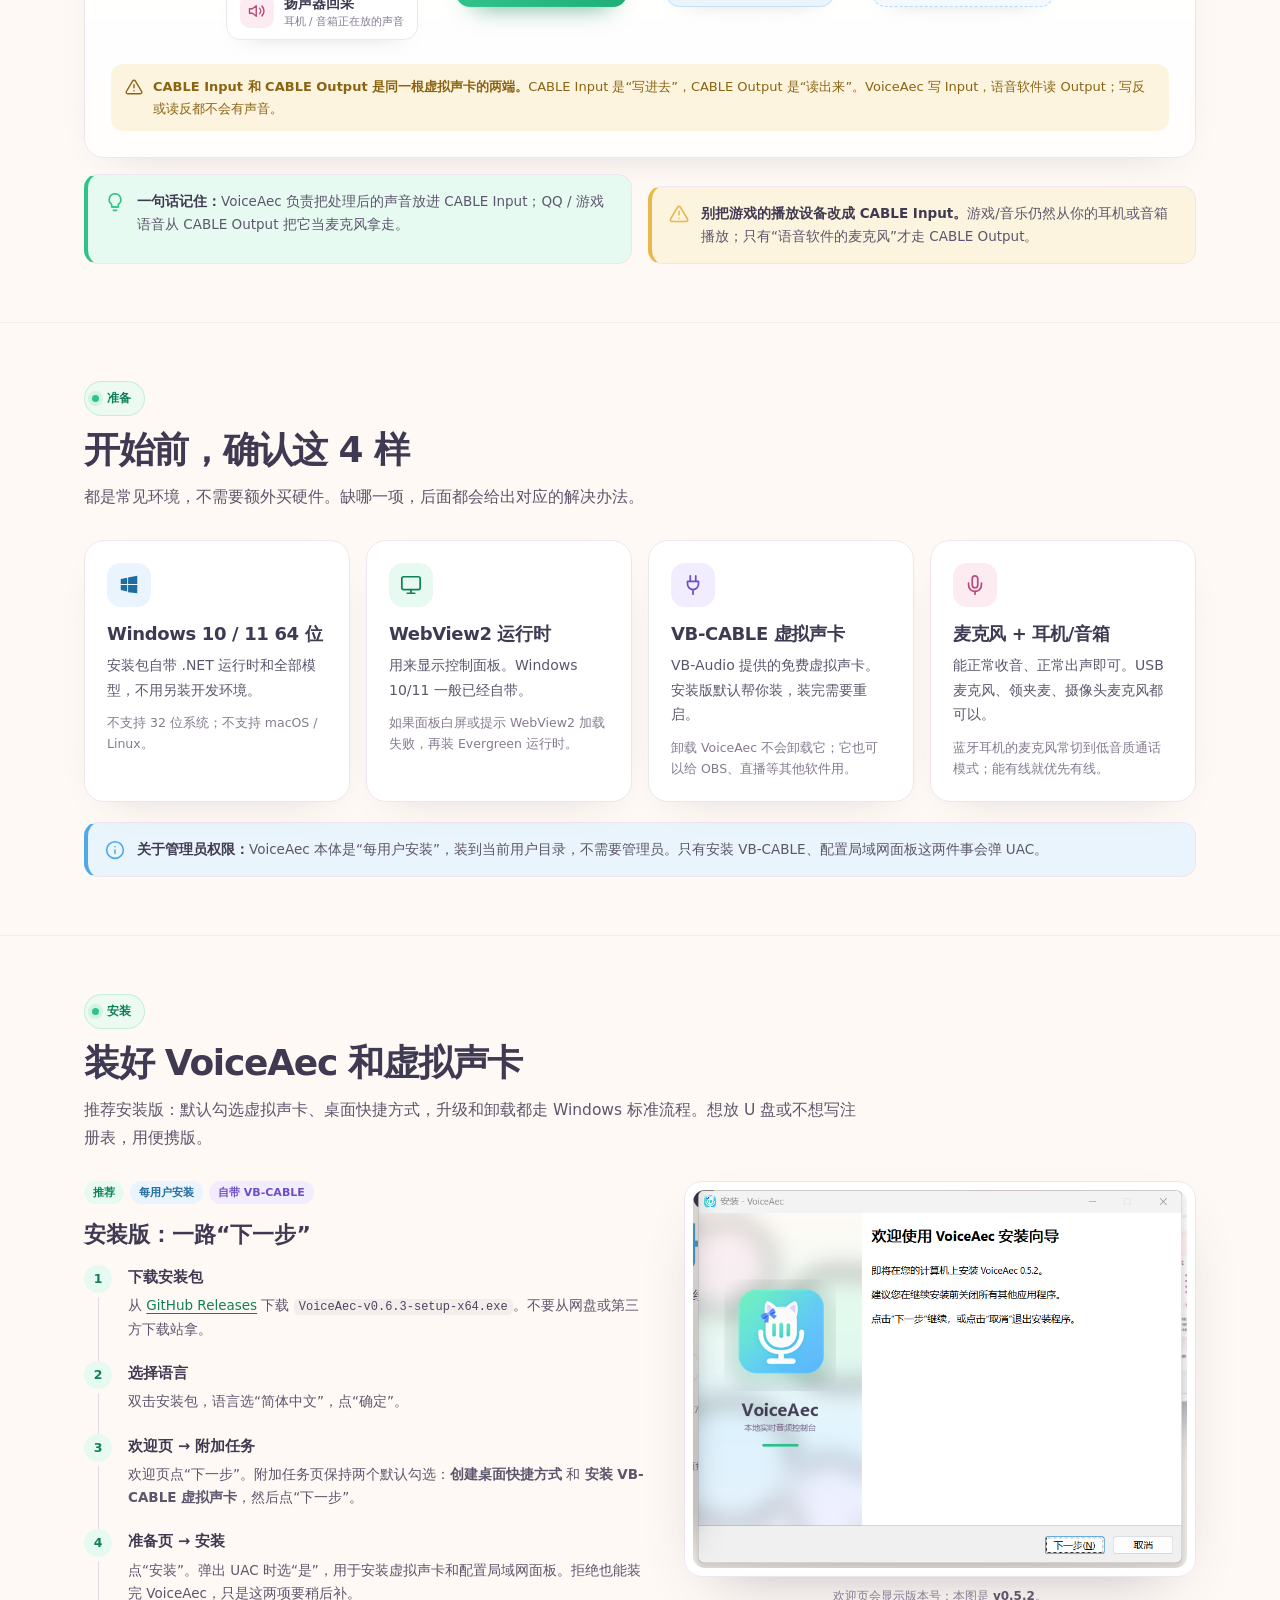
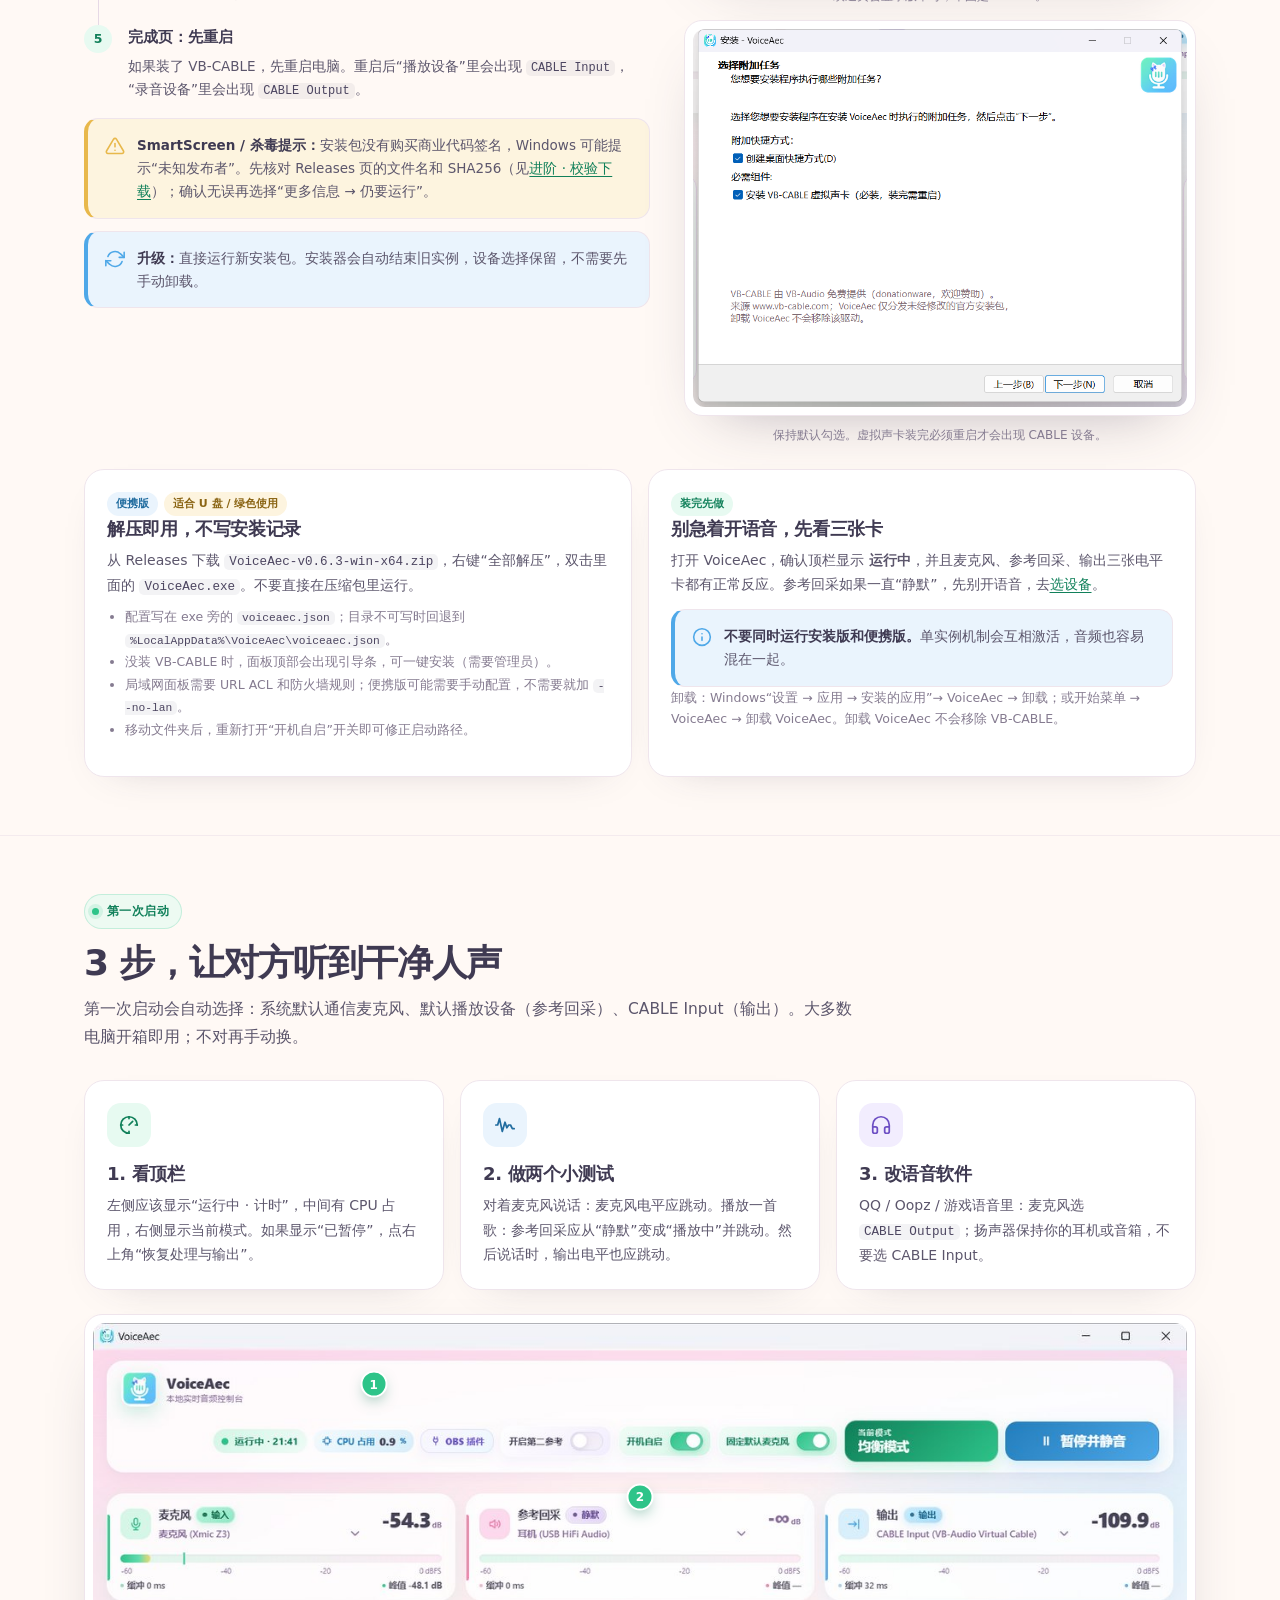
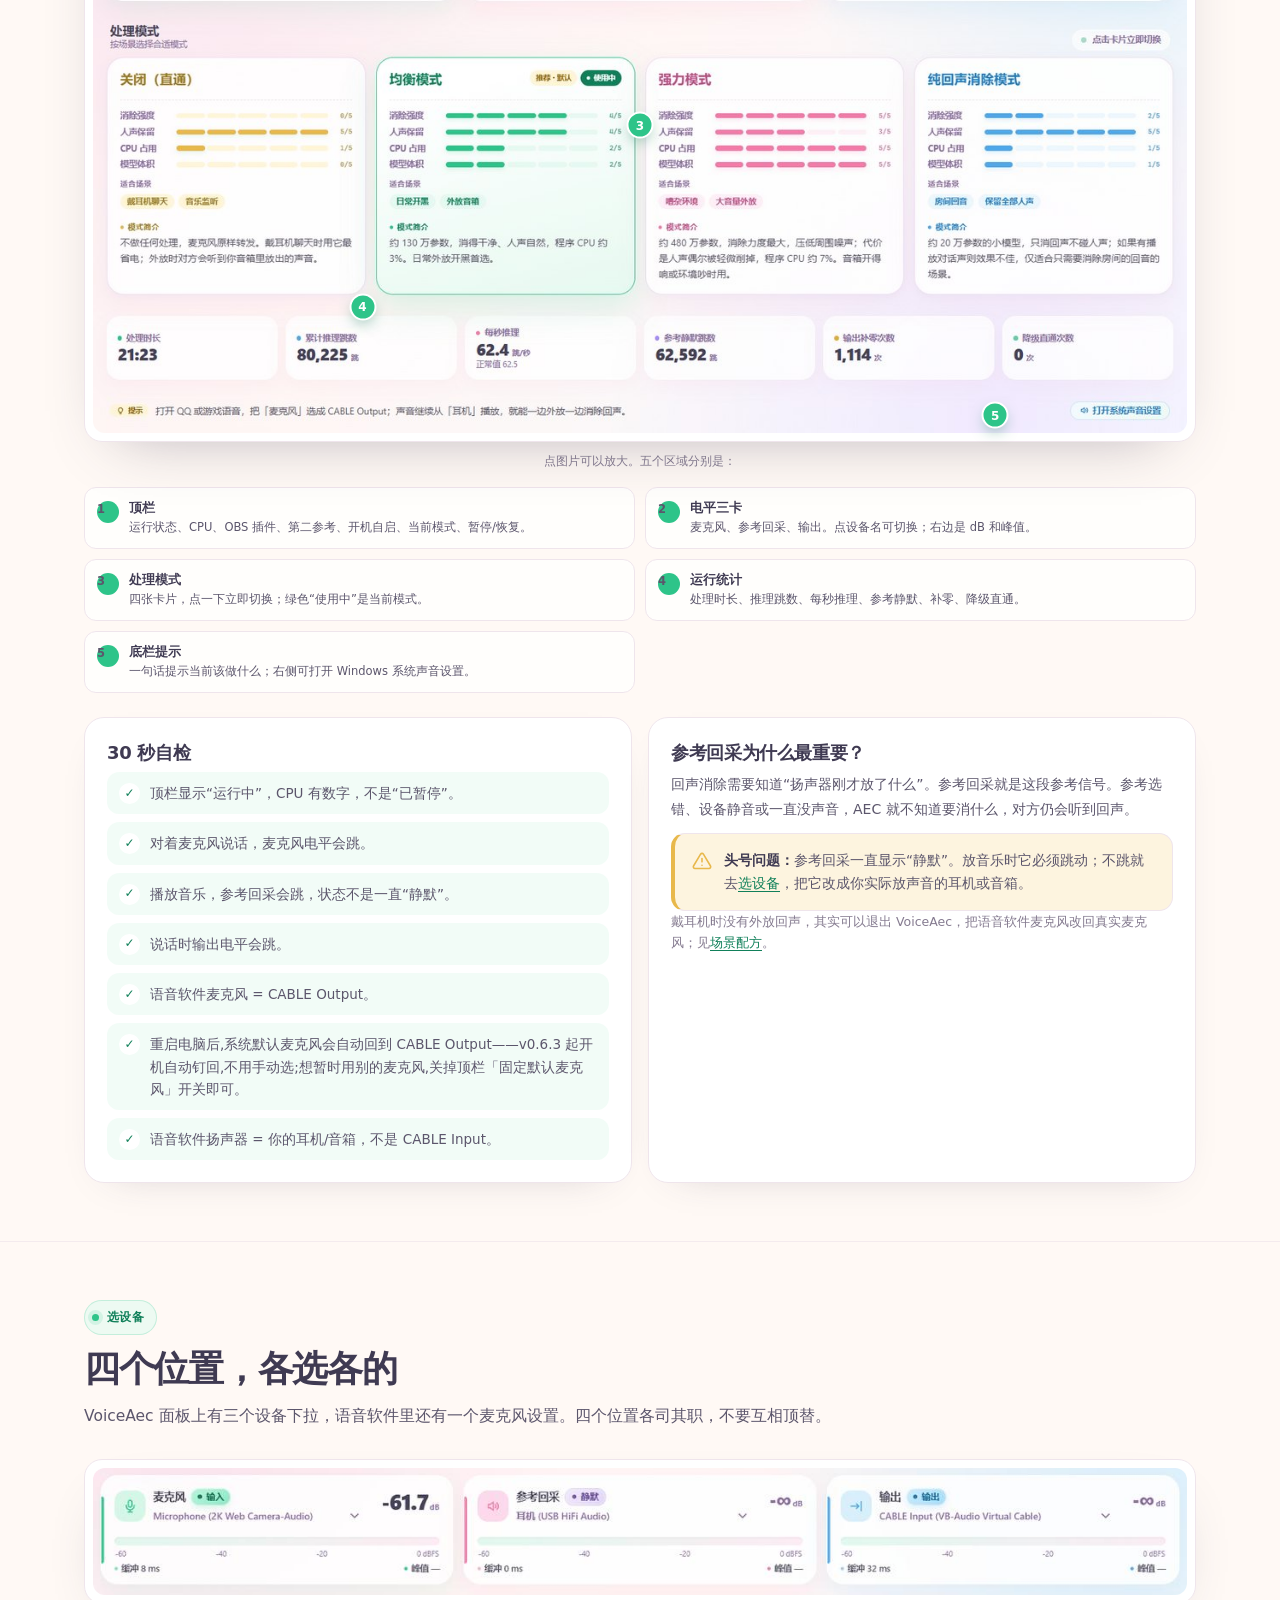
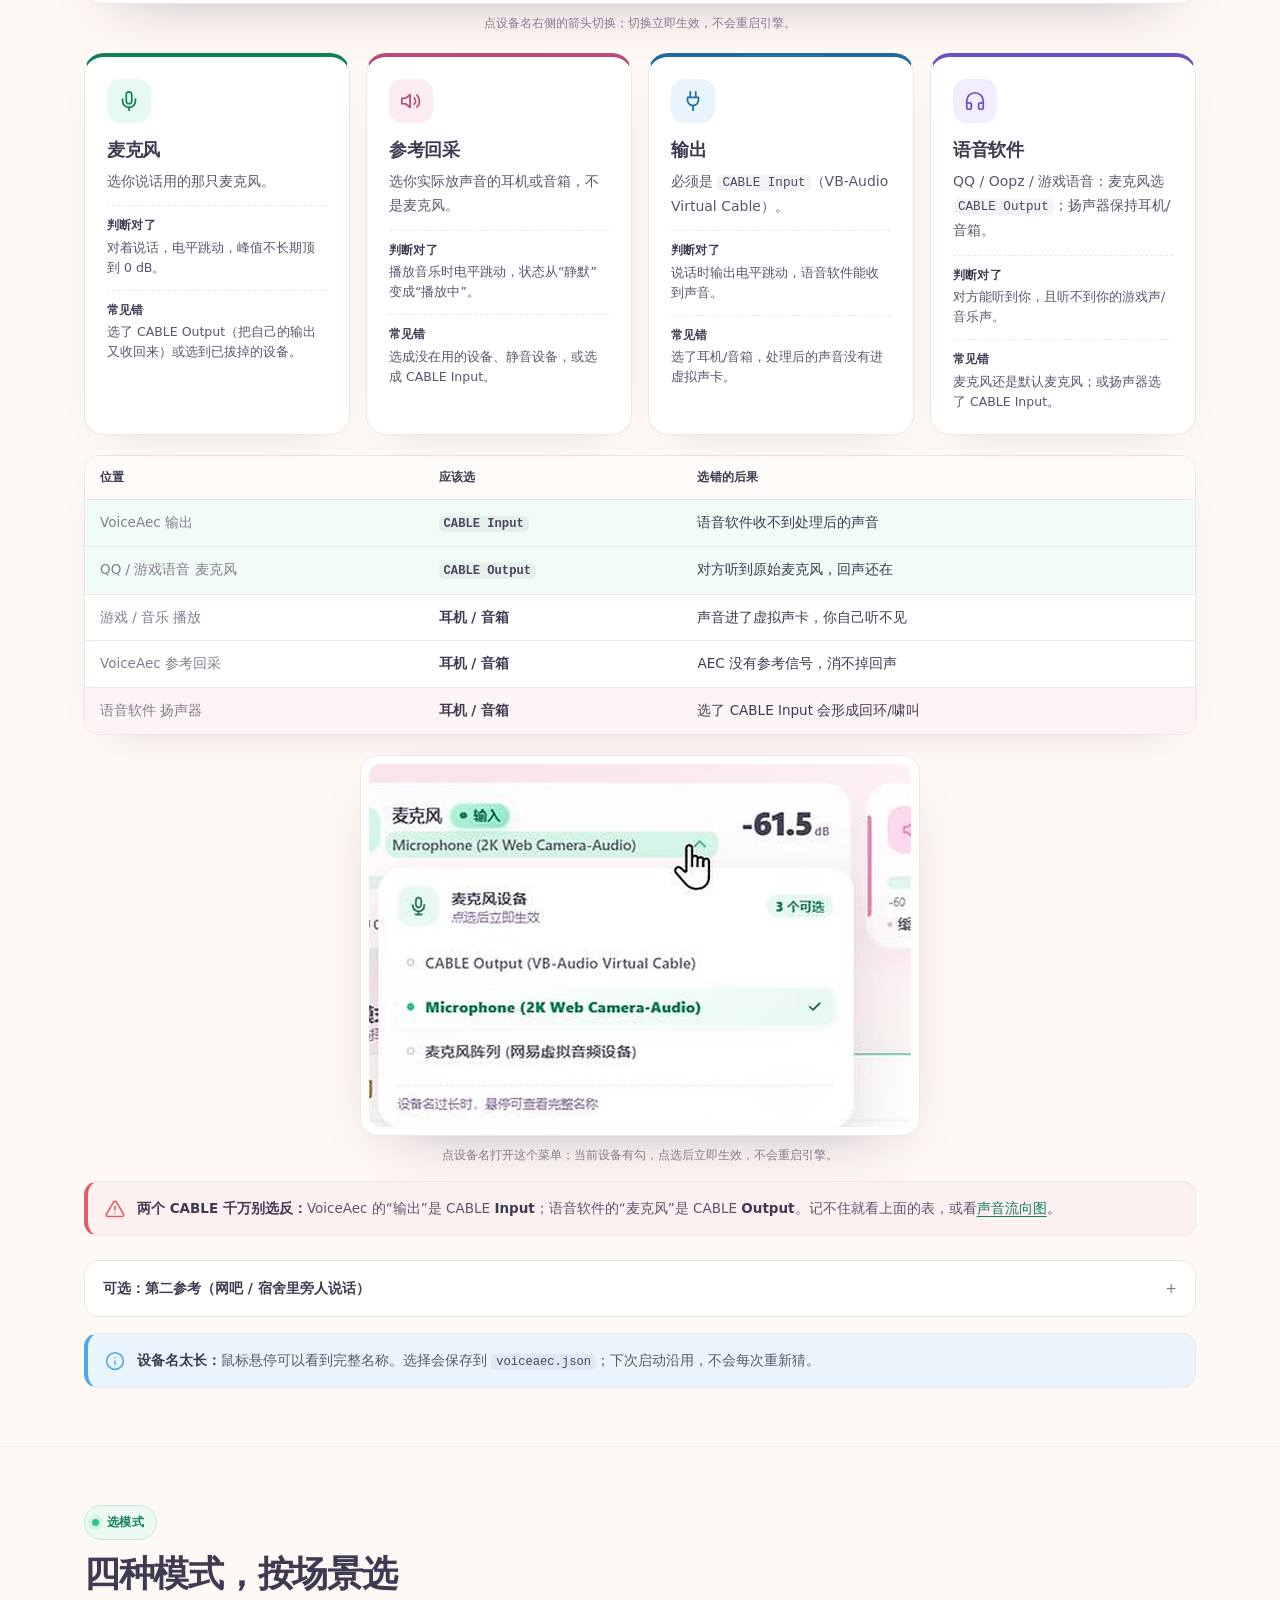
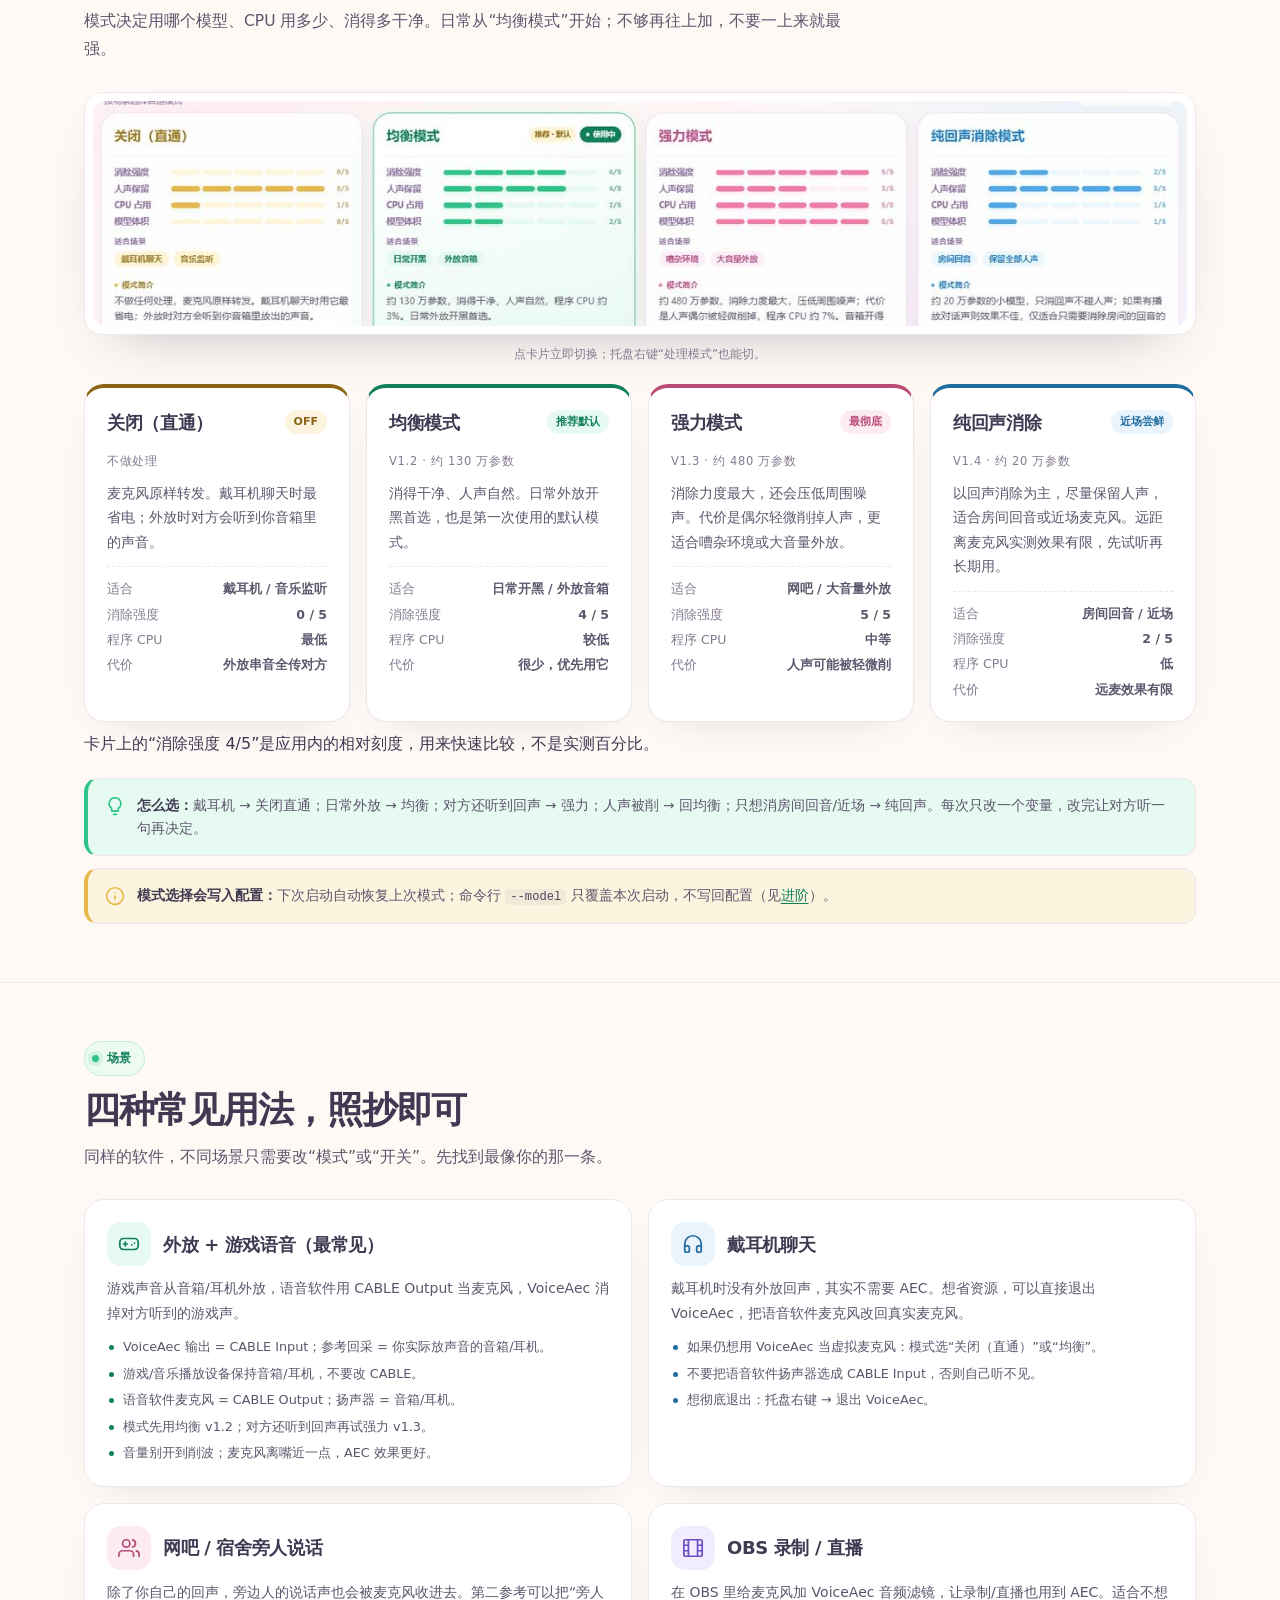
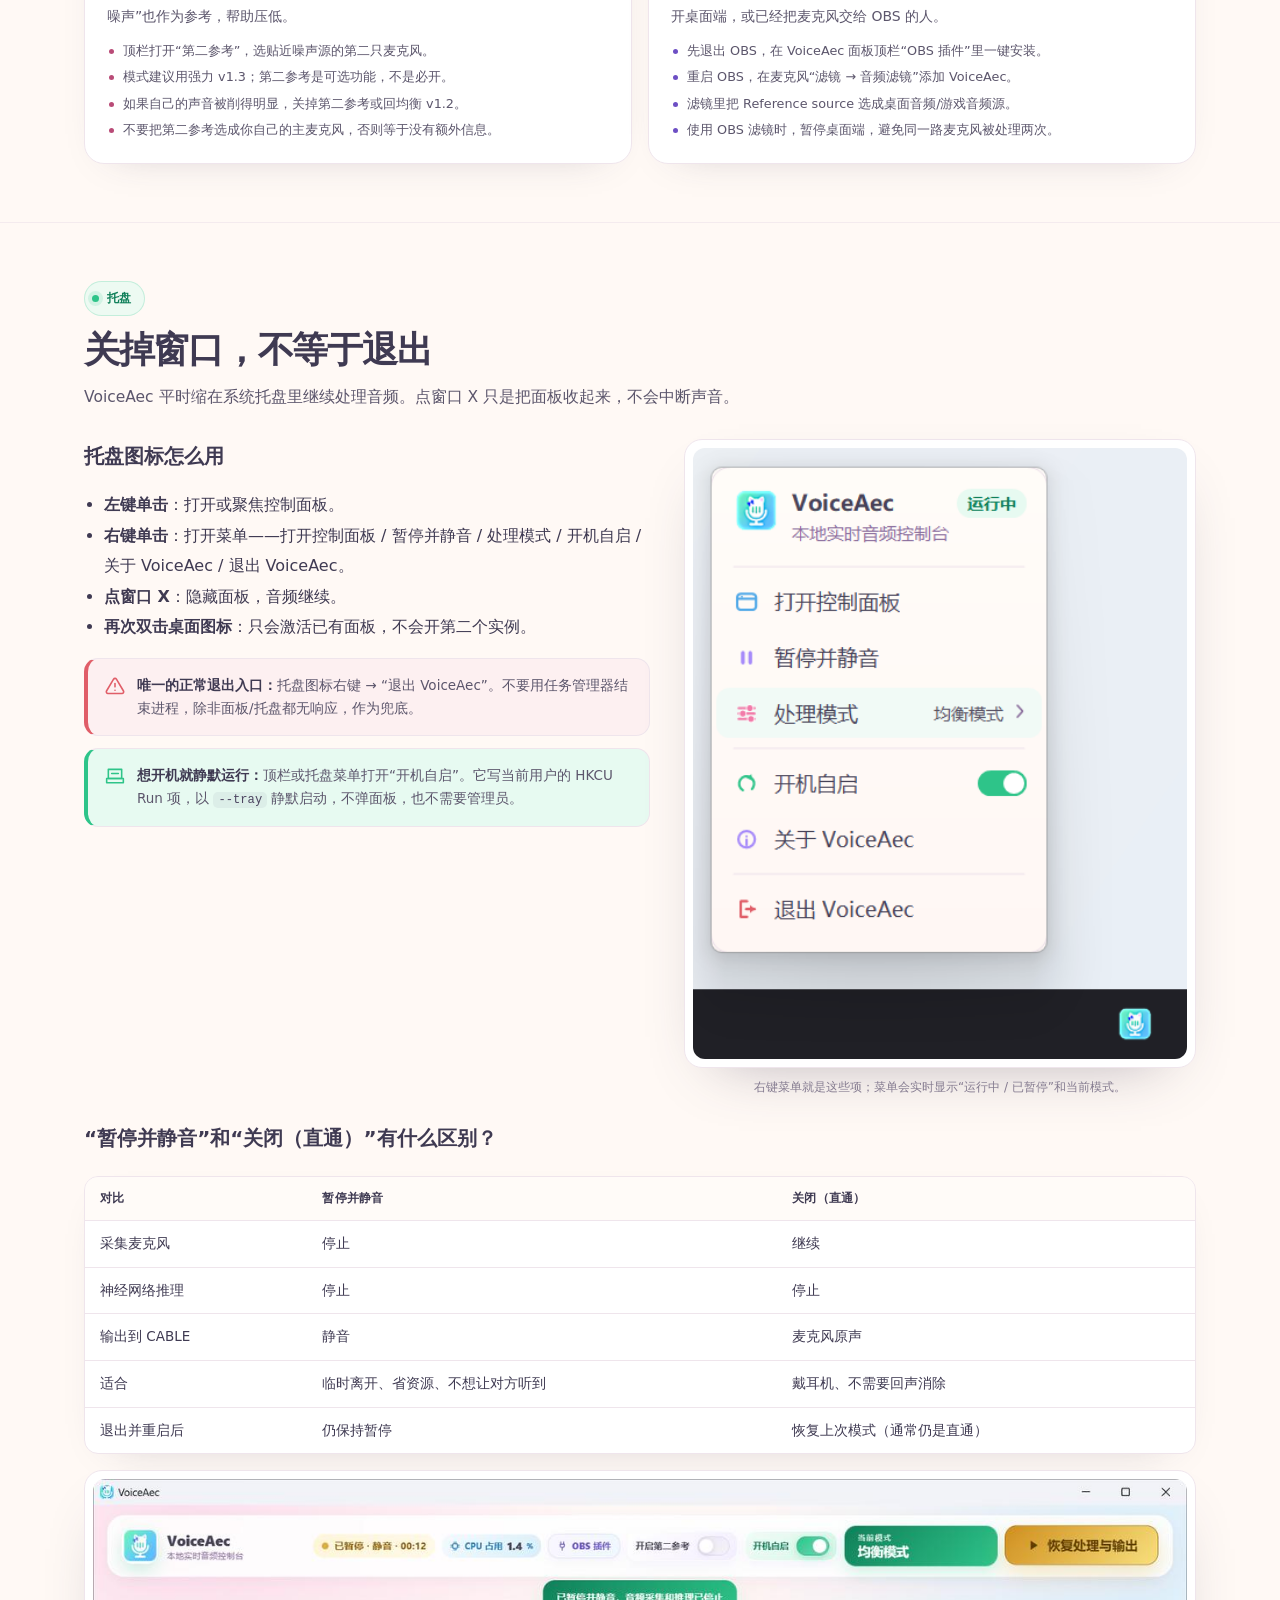
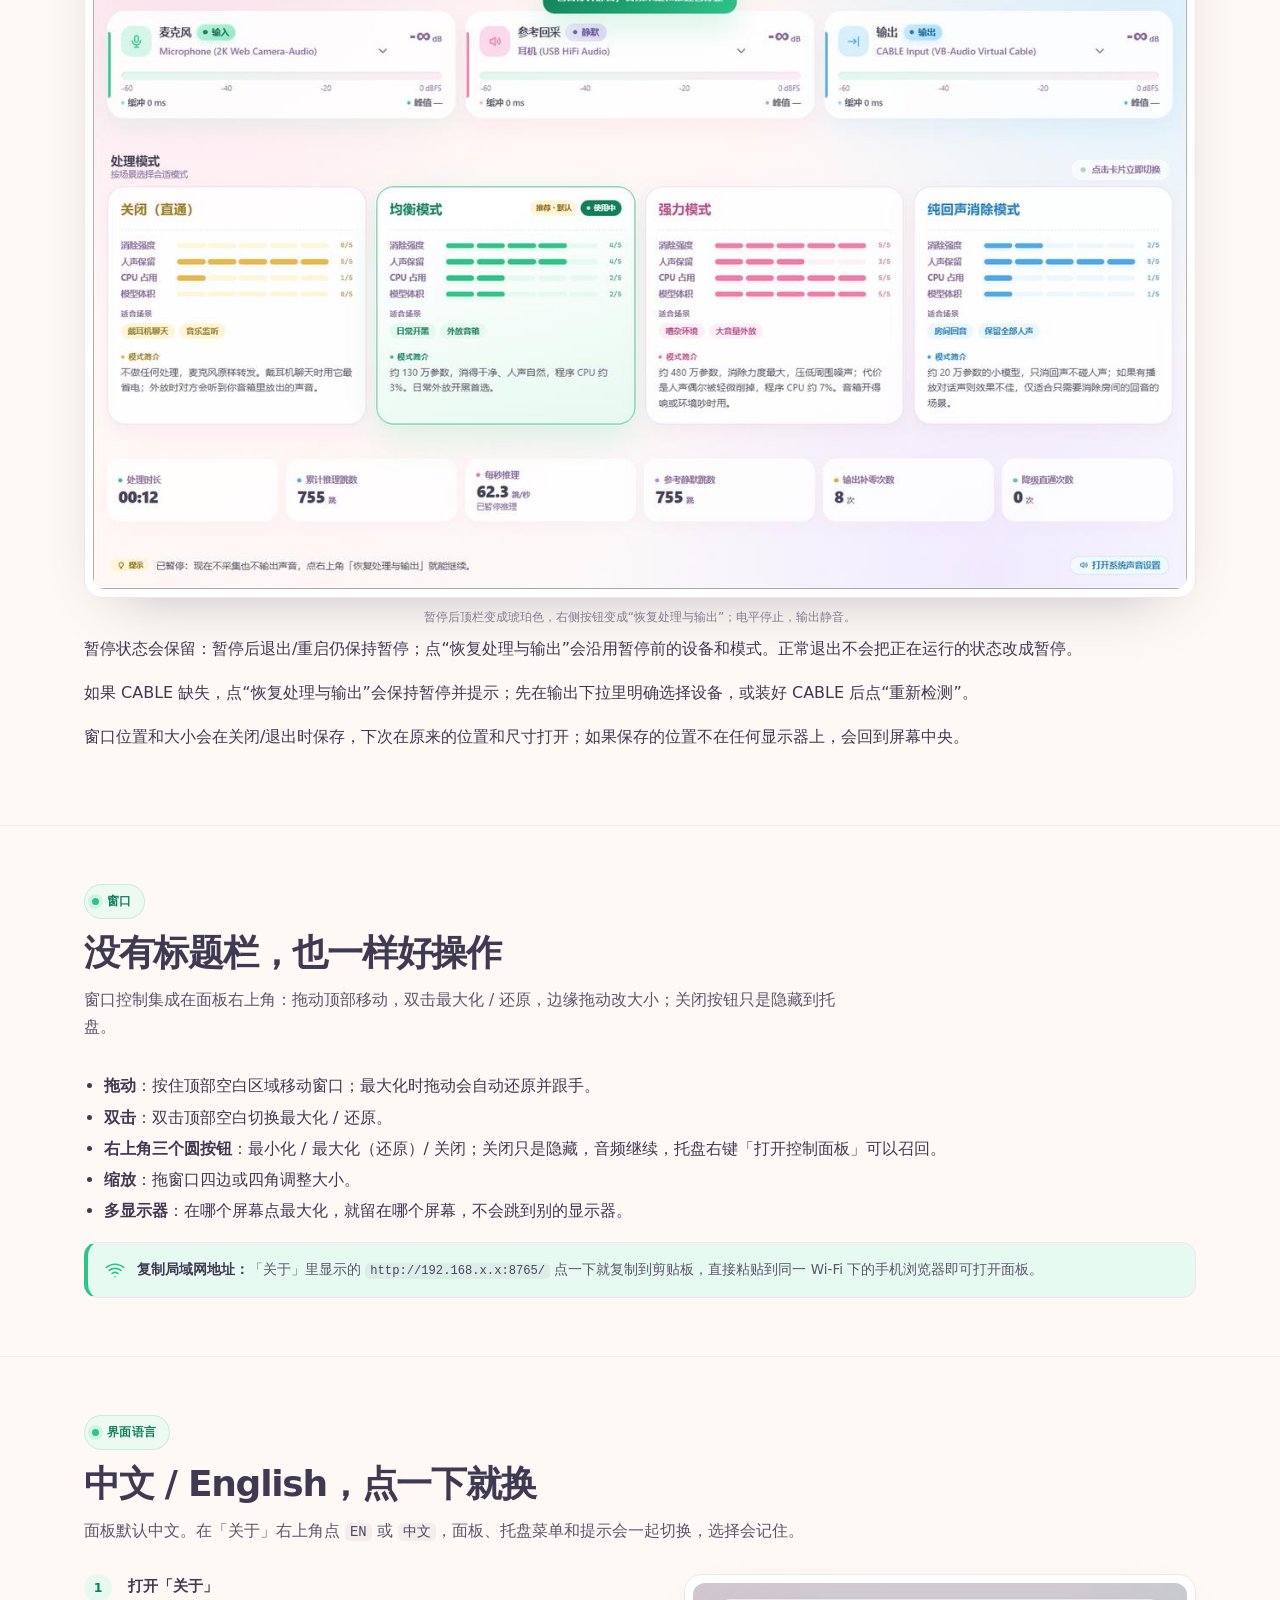
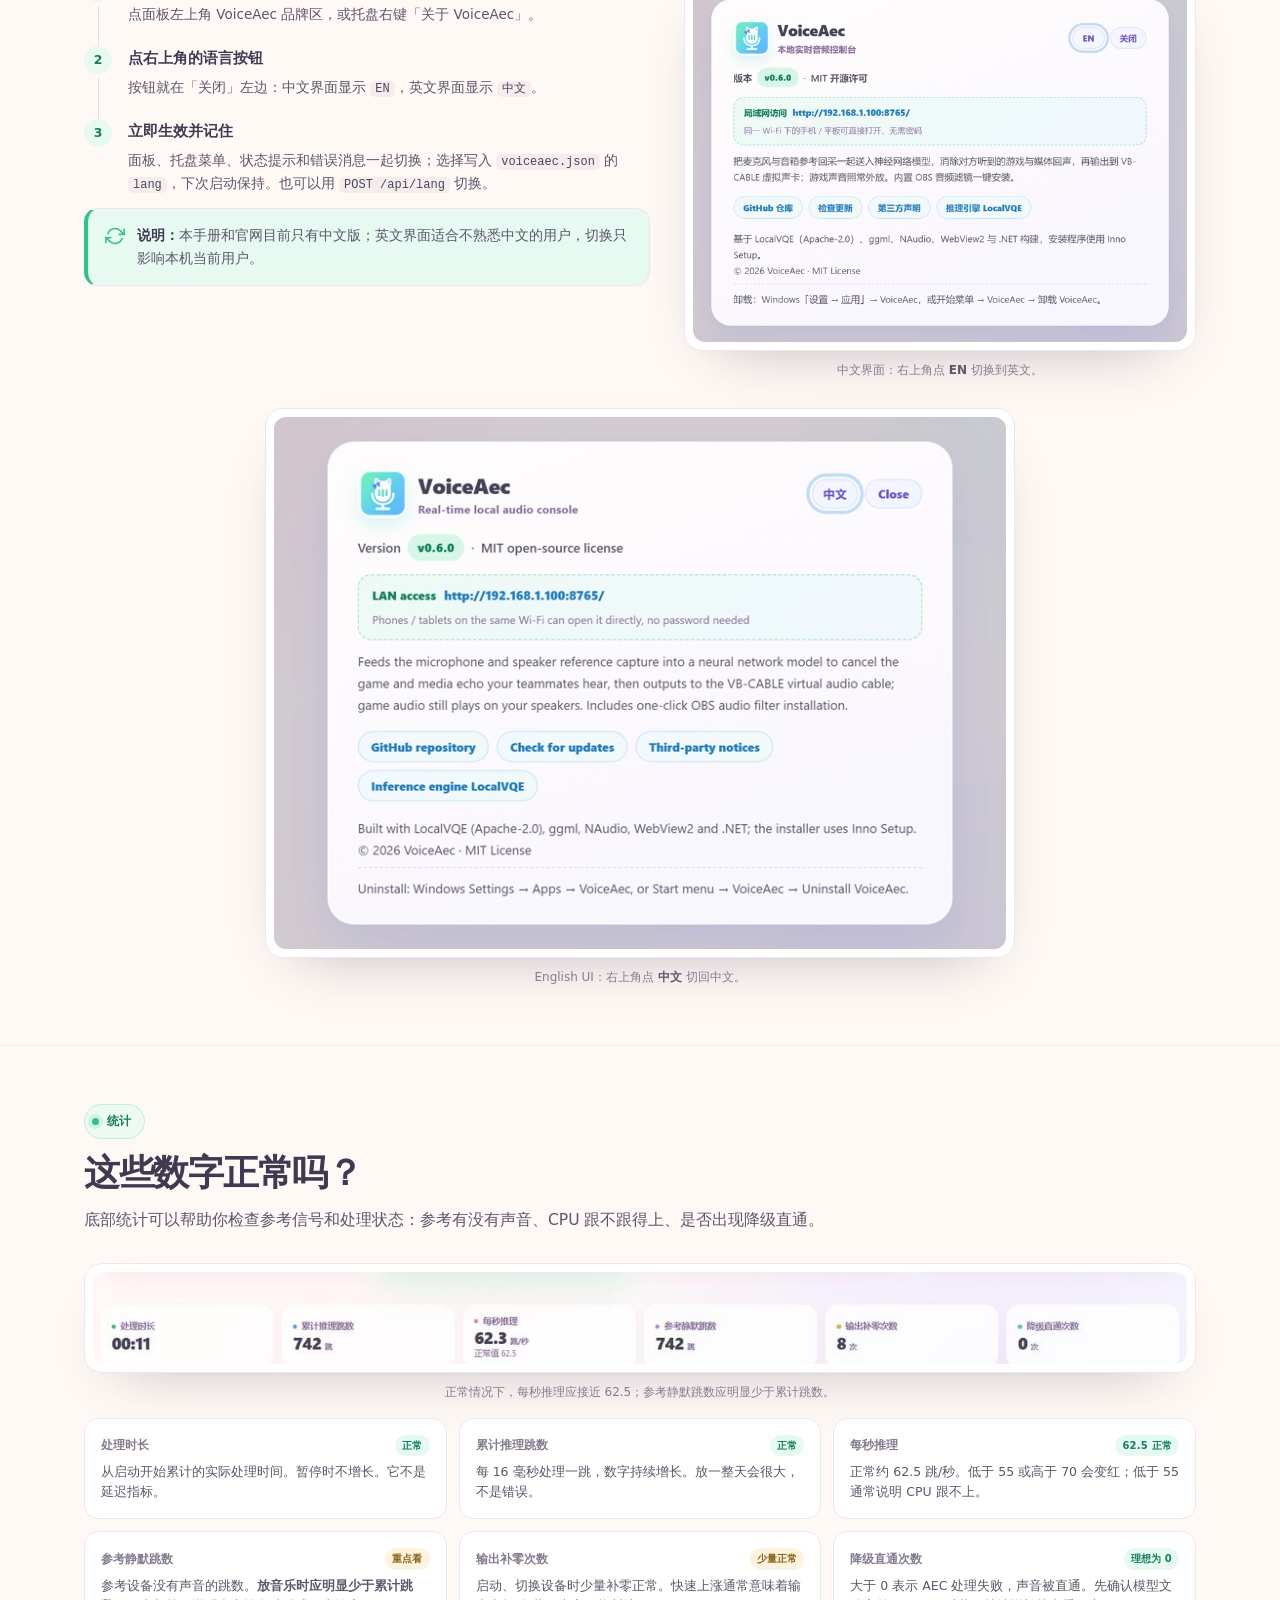
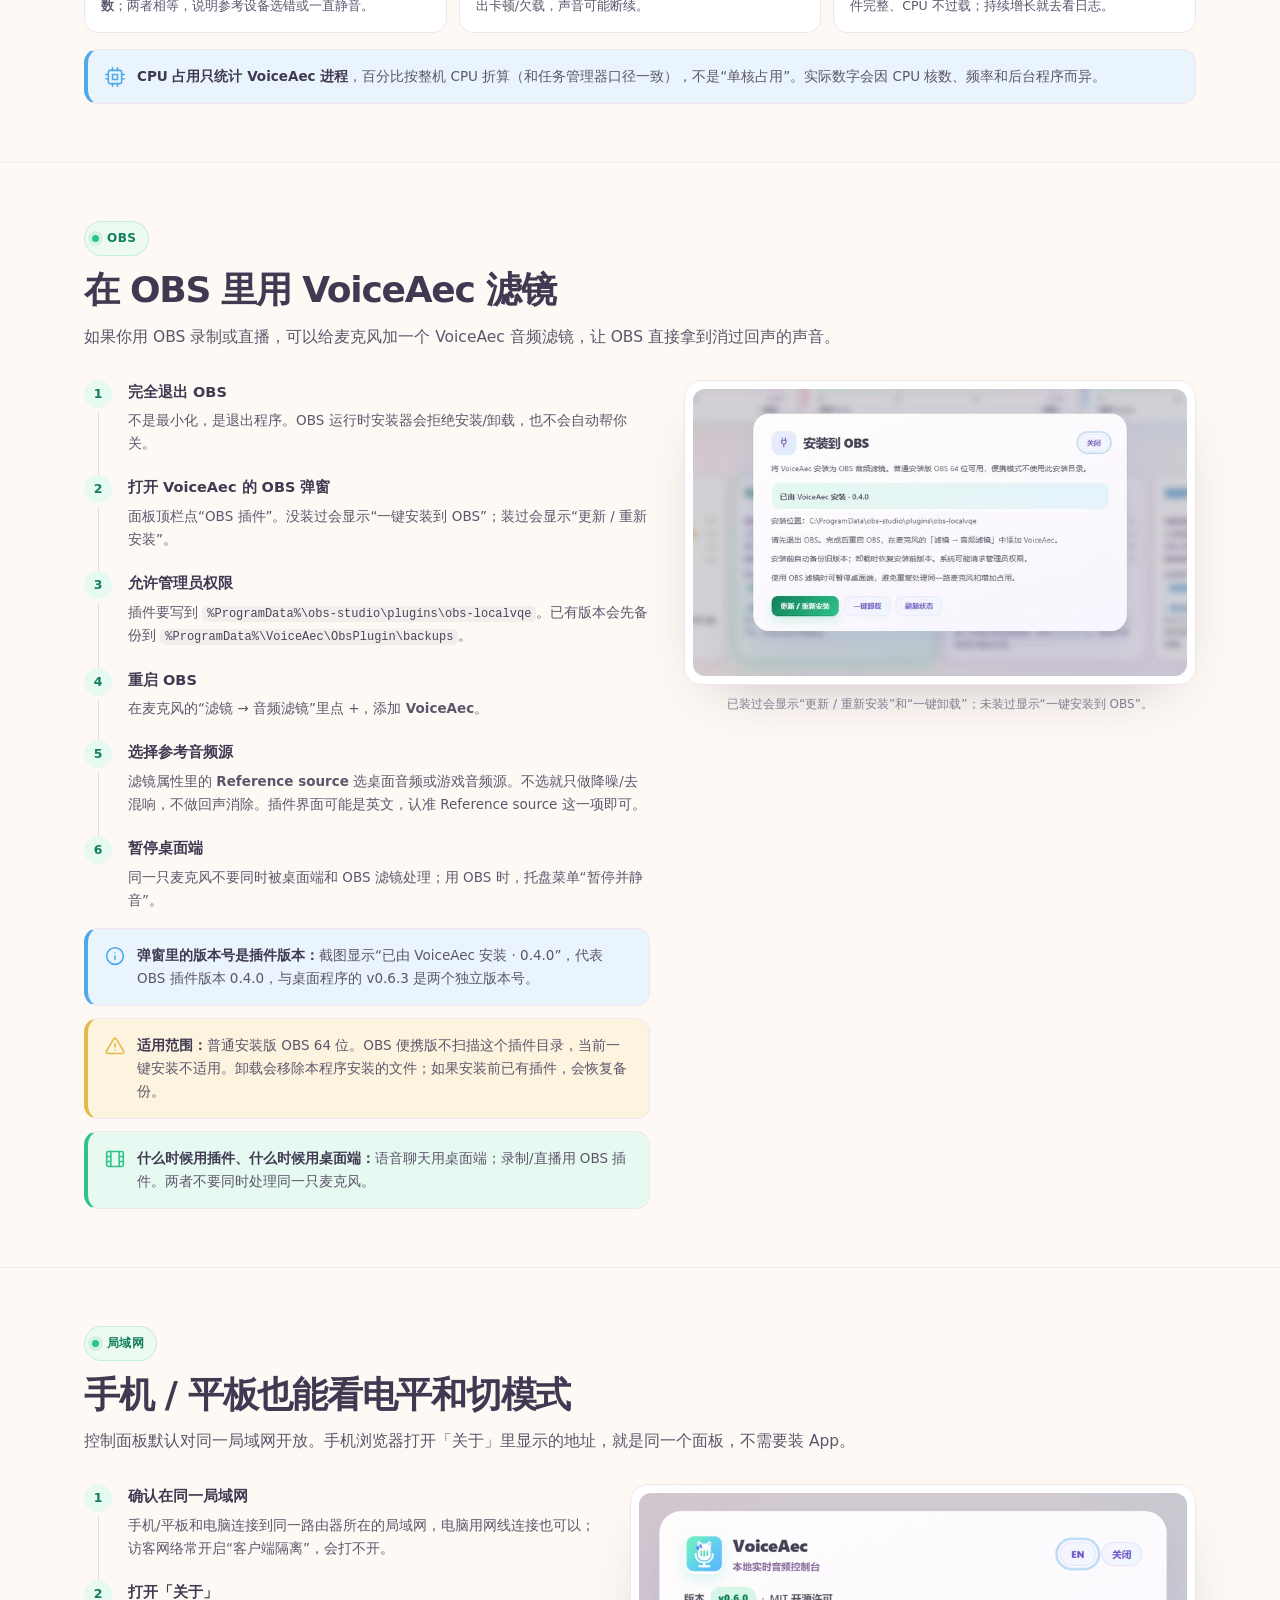
<file: docs/manual.html>
<!doctype html>
<html lang="zh-CN">
<head>
  <meta charset="utf-8">
  <meta name="viewport" content="width=device-width, initial-scale=1">
  <title>VoiceAec 使用手册 · 安装、设备、模式与排障</title>
  <meta name="description" content="VoiceAec 图文使用手册：安装、设备选择、处理模式、托盘与后台、OBS 插件、局域网访问和常见问题。对应 v0.6.3。">
  <meta name="theme-color" content="#fff9f5">
  <link rel="canonical" href="https://voiceaec.lsjx.xyz/manual.html">
  <link rel="icon" type="image/png" href="images/icon-256.png">
  <link rel="apple-touch-icon" href="images/icon-256.png">

  <meta property="og:type" content="article">
  <meta property="og:title" content="VoiceAec 使用手册 · 安装、设备、模式与排障">
  <meta property="og:description" content="外放打游戏、开语音，明显减少对方听到的回声。安装、设备、模式、托盘、OBS 与排障，一份写给第一次使用的人的图文说明。">
  <meta property="og:image" content="https://voiceaec.lsjx.xyz/images/og-cover.png">
  <meta property="og:url" content="https://voiceaec.lsjx.xyz/manual.html">
  <meta name="twitter:card" content="summary_large_image">

  <link rel="stylesheet" href="manual.css">
</head>
<body>

<a class="skip-link" href="#main">跳到正文</a>
<div class="progress" aria-hidden="true"><span id="progressBar"></span></div>

<svg aria-hidden="true" style="position:absolute;width:0;height:0;overflow:hidden">
  <symbol id="i-book" viewBox="0 0 24 24"><path d="M4 19.5A2.5 2.5 0 0 1 6.5 17H20"/><path d="M6.5 2H20v20H6.5A2.5 2.5 0 0 1 4 19.5v-15A2.5 2.5 0 0 1 6.5 2Z"/></symbol>
  <symbol id="i-download" viewBox="0 0 24 24"><path d="M21 15v4a2 2 0 0 1-2 2H5a2 2 0 0 1-2-2v-4"/><polyline points="7 10 12 15 17 10"/><line x1="12" y1="15" x2="12" y2="3"/></symbol>
  <symbol id="i-mic" viewBox="0 0 24 24"><path d="M12 2a3 3 0 0 0-3 3v7a3 3 0 0 0 6 0V5a3 3 0 0 0-3-3Z"/><path d="M19 10v2a7 7 0 0 1-14 0v-2"/><line x1="12" y1="19" x2="12" y2="22"/></symbol>
  <symbol id="i-wave" viewBox="0 0 24 24"><path d="M2 12h2l2-7 3 14 3-10 2 6 2-3h2l2 4h2"/></symbol>
  <symbol id="i-speaker" viewBox="0 0 24 24"><path d="M11 5 6 9H2v6h4l5 4V5Z"/><path d="M15.5 8.5a5 5 0 0 1 0 7"/><path d="M18.5 5.5a9 9 0 0 1 0 13"/></symbol>
  <symbol id="i-plug" viewBox="0 0 24 24"><path d="M9 2v6"/><path d="M15 2v6"/><path d="M6 8h12v3a6 6 0 0 1-12 0V8Z"/><path d="M12 17v5"/></symbol>
  <symbol id="i-sliders" viewBox="0 0 24 24"><line x1="4" y1="21" x2="4" y2="14"/><line x1="4" y1="10" x2="4" y2="3"/><line x1="12" y1="21" x2="12" y2="12"/><line x1="12" y1="8" x2="12" y2="3"/><line x1="20" y1="21" x2="20" y2="16"/><line x1="20" y1="12" x2="20" y2="3"/><line x1="1" y1="14" x2="7" y2="14"/><line x1="9" y1="8" x2="15" y2="8"/><line x1="17" y1="16" x2="23" y2="16"/></symbol>
  <symbol id="i-tray" viewBox="0 0 24 24"><path d="M4 4h16v11H4z"/><path d="M2 15h20v5H2z"/><path d="M8 9h8"/></symbol>
  <symbol id="i-monitor" viewBox="0 0 24 24"><rect x="2" y="3" width="20" height="14" rx="2"/><line x1="8" y1="21" x2="16" y2="21"/><line x1="12" y1="17" x2="12" y2="21"/></symbol>
  <symbol id="i-film" viewBox="0 0 24 24"><rect x="2" y="3" width="20" height="18" rx="2"/><path d="M7 3v18M17 3v18M2 9h5M2 15h5M17 9h5M17 15h5"/></symbol>
  <symbol id="i-wifi" viewBox="0 0 24 24"><path d="M5 12.55a11 11 0 0 1 14.08 0"/><path d="M1.42 9a16 16 0 0 1 21.16 0"/><path d="M8.53 16.11a6 6 0 0 1 6.95 0"/><line x1="12" y1="20" x2="12.01" y2="20"/></symbol>
  <symbol id="i-shield" viewBox="0 0 24 24"><path d="M12 22s8-4 8-10V5l-8-3-8 3v7c0 6 8 10 8 10Z"/><path d="m9 12 2 2 4-4"/></symbol>
  <symbol id="i-help" viewBox="0 0 24 24"><circle cx="12" cy="12" r="10"/><path d="M9.09 9a3 3 0 0 1 5.83 1c0 2-3 3-3 3"/><line x1="12" y1="17" x2="12.01" y2="17"/></symbol>
  <symbol id="i-check" viewBox="0 0 24 24"><path d="m20 6-11 11-5-5"/></symbol>
  <symbol id="i-alert" viewBox="0 0 24 24"><path d="M10.29 3.86 1.82 18a2 2 0 0 0 1.71 3h16.94a2 2 0 0 0 1.71-3L13.71 3.86a2 2 0 0 0-3.42 0Z"/><line x1="12" y1="9" x2="12" y2="13"/><line x1="12" y1="17" x2="12.01" y2="17"/></symbol>
  <symbol id="i-info" viewBox="0 0 24 24"><circle cx="12" cy="12" r="10"/><line x1="12" y1="16" x2="12" y2="12"/><line x1="12" y1="8" x2="12.01" y2="8"/></symbol>
  <symbol id="i-arrow" viewBox="0 0 24 24"><line x1="5" y1="12" x2="19" y2="12"/><polyline points="12 5 19 12 12 19"/></symbol>
  <symbol id="i-external" viewBox="0 0 24 24"><path d="M18 13v6a2 2 0 0 1-2 2H5a2 2 0 0 1-2-2V8a2 2 0 0 1 2-2h6"/><polyline points="15 3 21 3 21 9"/><line x1="10" y1="14" x2="21" y2="3"/></symbol>
  <symbol id="i-github" viewBox="0 0 24 24"><path d="M9 19c-5 1.5-5-2.5-7-3m14 6v-3.87a3.37 3.37 0 0 0-.94-2.61c3.14-.35 6.44-1.54 6.44-7A5.44 5.44 0 0 0 20 4.77 5.07 5.07 0 0 0 19.91 1S18.73.65 16 2.48a13.38 13.38 0 0 0-7 0C6.27.65 5.09 1 5.09 1A5.07 5.07 0 0 0 5 4.77a5.44 5.44 0 0 0-1.5 3.78c0 5.42 3.3 6.61 6.44 7A3.37 3.37 0 0 0 9 18.13V22"/></symbol>
  <symbol id="i-windows" viewBox="0 0 24 24"><path d="M3 5.5 10 4v7H3zM11 3.8 21 2v9H11zM3 12h7v7l-7-1.5zM11 12h10v9l-10-1.2z"/></symbol>
  <symbol id="i-cpu" viewBox="0 0 24 24"><rect x="4" y="4" width="16" height="16" rx="2"/><rect x="9" y="9" width="6" height="6"/><path d="M9 1v3M15 1v3M9 20v3M15 20v3M20 9h3M20 14h3M1 9h3M1 14h3"/></symbol>
  <symbol id="i-spark" viewBox="0 0 24 24"><path d="m12 3-1.9 5.1L5 10l5.1 1.9L12 17l1.9-5.1L19 10l-5.1-1.9Z"/><path d="M5 3v4M3 5h4M19 17v4M17 19h4"/></symbol>
  <symbol id="i-pause" viewBox="0 0 24 24"><rect x="6" y="4" width="4" height="16"/><rect x="14" y="4" width="4" height="16"/></symbol>
  <symbol id="i-play" viewBox="0 0 24 24"><polygon points="5 3 19 12 5 21 5 3"/></symbol>
  <symbol id="i-bulb" viewBox="0 0 24 24"><path d="M9 18h6"/><path d="M10 22h4"/><path d="M12 2a7 7 0 0 0-4 12.7V18h8v-3.3A7 7 0 0 0 12 2Z"/></symbol>
  <symbol id="i-refresh" viewBox="0 0 24 24"><polyline points="23 4 23 10 17 10"/><polyline points="1 20 1 14 7 14"/><path d="M3.51 9a9 9 0 0 1 14.85-3.36L23 10M1 14l4.64 4.36A9 9 0 0 0 20.49 15"/></symbol>
  <symbol id="i-file" viewBox="0 0 24 24"><path d="M14 2H6a2 2 0 0 0-2 2v16a2 2 0 0 0 2 2h12a2 2 0 0 0 2-2V8z"/><polyline points="14 2 14 8 20 8"/></symbol>
  <symbol id="i-keyboard" viewBox="0 0 24 24"><rect x="2" y="6" width="20" height="12" rx="2"/><path d="M6 10h.01M10 10h.01M14 10h.01M18 10h.01M8 14h8"/></symbol>
  <symbol id="i-close" viewBox="0 0 24 24"><line x1="18" y1="6" x2="6" y2="18"/><line x1="6" y1="6" x2="18" y2="18"/></symbol>
  <symbol id="i-menu" viewBox="0 0 24 24"><line x1="3" y1="6" x2="21" y2="6"/><line x1="3" y1="12" x2="21" y2="12"/><line x1="3" y1="18" x2="21" y2="18"/></symbol>
  <symbol id="i-gauge" viewBox="0 0 24 24"><path d="M12 21a9 9 0 1 1 9-9"/><path d="M12 12l4-4"/><path d="M3 12h2M19 12h2M12 3v2M12 19v2"/></symbol>
  <symbol id="i-layers" viewBox="0 0 24 24"><polygon points="12 2 2 7 12 12 22 7 12 2"/><polyline points="2 12 12 17 22 12"/><polyline points="2 17 12 22 22 17"/></symbol>
  <symbol id="i-link" viewBox="0 0 24 24"><path d="M10 13a5 5 0 0 0 7.54.54l3-3a5 5 0 0 0-7.07-7.07l-1.72 1.71"/><path d="M14 11a5 5 0 0 0-7.54-.54l-3 3a5 5 0 0 0 7.07 7.07l1.71-1.71"/></symbol>
  <symbol id="i-trash" viewBox="0 0 24 24"><polyline points="3 6 5 6 21 6"/><path d="M19 6v14a2 2 0 0 1-2 2H7a2 2 0 0 1-2-2V6m3 0V4a2 2 0 0 1 2-2h4a2 2 0 0 1 2 2v2"/></symbol>
  <symbol id="i-music" viewBox="0 0 24 24"><path d="M9 18V5l12-2v13"/><circle cx="6" cy="18" r="3"/><circle cx="18" cy="16" r="3"/></symbol>
  <symbol id="i-gamepad" viewBox="0 0 24 24"><line x1="6" y1="12" x2="10" y2="12"/><line x1="8" y1="10" x2="8" y2="14"/><line x1="15" y1="13" x2="15.01" y2="13"/><line x1="18" y1="11" x2="18.01" y2="11"/><rect x="2" y="6" width="20" height="12" rx="4"/></symbol>
  <symbol id="i-headphones" viewBox="0 0 24 24"><path d="M3 14v-2a9 9 0 0 1 18 0v2"/><path d="M21 14v5a2 2 0 0 1-2 2h-1a2 2 0 0 1-2-2v-3a2 2 0 0 1 2-2h3z"/><path d="M3 14v5a2 2 0 0 0 2 2h1a2 2 0 0 0 2-2v-3a2 2 0 0 0-2-2H3z"/></symbol>
  <symbol id="i-users" viewBox="0 0 24 24"><path d="M17 21v-2a4 4 0 0 0-4-4H5a4 4 0 0 0-4 4v2"/><circle cx="9" cy="7" r="4"/><path d="M23 21v-2a4 4 0 0 0-3-3.87"/><path d="M16 3.13a4 4 0 0 1 0 7.75"/></symbol>
</svg>

<header class="nav" id="nav">
  <div class="nav-inner">
    <a class="brand" href="./" aria-label="返回 VoiceAec 官网首页">
      <img src="images/icon-256.png" alt="VoiceAec 猫咪麦克风图标" width="38" height="38">
      <span class="brand-text">
        <strong>VoiceAec</strong>
        <small>使用手册</small>
      </span>
      <span class="version">v0.6.3</span>
    </a>

    <nav class="nav-links" id="navLinks" aria-label="页面目录">
      <a class="nav-link" href="./">官网首页</a>
      <a class="nav-link" href="#quickstart">快速上手</a>
      <a class="nav-link" href="#install">安装</a>
      <a class="nav-link" href="#devices">选设备</a>
      <a class="nav-link" href="#modes">选模式</a>
      <a class="nav-link" href="#tray">托盘</a>
        <a class="nav-link" href="#language">语言</a>
        <a class="nav-link" href="#window">窗口</a>
      <a class="nav-link" href="#obs">OBS</a>
      <a class="nav-link" href="#faq">排障</a>
      <a class="nav-link" href="#advanced">进阶</a>
    </nav>

    <div class="nav-actions">
      <a class="btn btn-ghost btn-small" href="https://github.com/384615666/VoiceAec" target="_blank" rel="noopener" aria-label="GitHub 仓库" title="GitHub 仓库">
        <svg class="icon fill" aria-hidden="true"><use href="#i-github"/></svg>
      </a>
      <button class="nav-toggle" type="button" aria-label="打开页面目录" aria-controls="navLinks" aria-expanded="false">
        <svg class="icon" aria-hidden="true"><use href="#i-menu"/></svg>
      </button>
    </div>
  </div>
</header>

<main id="main">

  <!-- HERO -->
  <section class="hero" id="top">
    <div class="wrap">
      <div class="hero-grid">
        <div class="hero-copy">
          <span class="eyebrow"><span class="dot"></span>图文使用手册 · v0.6.3</span>
          <h1>VoiceAec<br><span class="accent">使用手册</span></h1>
          <p class="lead">第一次使用，先看快速上手；已经安装好，可以直接查看设备设置或常见问题。</p>
          <div class="hero-actions">
            <a class="btn btn-primary" href="#quickstart">
              <svg class="icon" aria-hidden="true"><use href="#i-book"/></svg>
              快速上手
            </a>
            <a class="btn btn-ghost" href="#devices">
              <svg class="icon" aria-hidden="true"><use href="#i-sliders"/></svg>
              设备设置
            </a>
            <a class="btn btn-ghost" href="#faq">
              <svg class="icon" aria-hidden="true"><use href="#i-help"/></svg>
              常见问题
            </a>
          </div>
          <div class="hero-meta">
            <span><svg class="icon" aria-hidden="true"><use href="#i-windows"/></svg>Windows 10 / 11 64 位</span>
            <span><svg class="icon" aria-hidden="true"><use href="#i-file"/></svg>对应 v0.6.3</span>
            <span><svg class="icon" aria-hidden="true"><use href="#i-monitor"/></svg>真实界面截图</span>
          </div>
        </div>

        <div class="hero-art">
          <div class="hero-shot">
            <img src="images/panel-main.jpg" alt="VoiceAec 主界面：顶栏、麦克风/参考回采/输出三张电平卡、四种处理模式和运行统计" width="1280" height="830" data-zoom data-caption="VoiceAec 主界面（v0.6.3）" fetchpriority="high">
          </div>
          <span class="chip chip-1"><svg class="icon" aria-hidden="true"><use href="#i-monitor"/></svg>真实界面 · v0.6.3</span>
          <span class="chip chip-2"><svg class="icon" aria-hidden="true"><use href="#i-plug"/></svg>输出到 CABLE Input</span>
          <span class="chip chip-3"><svg class="icon" aria-hidden="true"><use href="#i-tray"/></svg>关闭窗口仍在后台</span>
        </div>
      </div>

      <div class="hero-foot">
        <span><strong>第一次使用</strong> 从快速上手开始</span>
        <span><strong>已经装好</strong> 直接看设备设置</span>
        <span><strong>遇到问题</strong> 按症状查排障</span>
        <span><strong>对应版本</strong> v0.6.3</span>
      </div>
    </div>
  </section>

  <!-- QUICK START -->
  <section class="section" id="quickstart">
    <div class="wrap">
      <div class="section-head">
        <span class="eyebrow"><span class="dot"></span>先看结论</span>
        <h2>如果只读一段，读这里</h2>
        <p class="lead">安装、接线、开用。三件事做对，VoiceAec 就能正常工作；其余章节都是解释和排障。</p>
      </div>

      <div class="quick-links" aria-label="快速跳转">
        <a class="quick-link" href="#install"><svg class="icon" aria-hidden="true"><use href="#i-download"/></svg>怎么安装</a>
        <a class="quick-link" href="#devices"><svg class="icon" aria-hidden="true"><use href="#i-plug"/></svg>设备怎么选</a>
        <a class="quick-link" href="#modes"><svg class="icon" aria-hidden="true"><use href="#i-sliders"/></svg>模式怎么选</a>
        <a class="quick-link" href="#tray"><svg class="icon" aria-hidden="true"><use href="#i-tray"/></svg>怎么退出</a>
        <a class="quick-link" href="#obs"><svg class="icon" aria-hidden="true"><use href="#i-film"/></svg>OBS 插件</a>
        <a class="quick-link" href="#faq"><svg class="icon" aria-hidden="true"><use href="#i-help"/></svg>遇到问题</a>
      </div>

      <div class="grid grid-3 mt-20">
        <article class="card step-card tone-mint" data-step="1">
          <span class="step-tag">装</span>
          <div class="icon-box"><svg class="icon" aria-hidden="true"><use href="#i-download"/></svg></div>
          <h3>一路“下一步”，装完重启</h3>
          <p>下载安装版，保留默认勾选的 <strong>VB-CABLE 虚拟声卡</strong>；装完重启电脑。VoiceAec 本体不需要管理员权限，安装过程中会弹一次 UAC（虚拟声卡 + 局域网面板）。</p>
          <p class="small">不想装安装版？便携版解压即用，见“安装”一节。</p>
        </article>

        <article class="card step-card tone-blue" data-step="2">
          <span class="step-tag">选</span>
          <div class="icon-box"><svg class="icon" aria-hidden="true"><use href="#i-plug"/></svg></div>
          <h3>认准 CABLE 的两端</h3>
          <p><strong>VoiceAec 输出</strong>选 <code>CABLE&nbsp;Input</code>；<strong>QQ / 游戏语音的麦克风</strong>选 <code>CABLE&nbsp;Output</code>；<strong>参考回采</strong>选你实际放声音的耳机或音箱。</p>
          <p class="small">两个 CABLE 选反，是最常见的错误。</p>
        </article>

        <article class="card step-card tone-berry" data-step="3">
          <span class="step-tag">用</span>
          <div class="icon-box"><svg class="icon" aria-hidden="true"><use href="#i-sliders"/></svg></div>
          <h3>先用“均衡模式”</h3>
          <p>看到顶栏显示<strong>运行中</strong>、三张电平卡会跳动，就可以开语音了。对方还听到回声再换强力模式。</p>
          <p class="small">窗口右上角 X 只是收起；退出要到托盘右键。</p>
        </article>
      </div>
    </div>
  </section>

  <!-- HOW IT WORKS -->
  <section class="section" id="how">
    <div class="wrap">
      <div class="section-head">
        <span class="eyebrow"><span class="dot"></span>原理</span>
        <h2>声音是怎么走的</h2>
        <p class="lead">把 VoiceAec 想成一根“智能音频线”：一头接麦克风和扬声器，另一头接虚拟声卡。语音软件通过虚拟声卡，接收处理后的麦克风声音。</p>
      </div>

      <div class="flow-card">
        <div class="flow" role="img" aria-label="麦克风和扬声器回采进入 VoiceAec，处理后的声音写入 CABLE Input，语音软件从 CABLE Output 读取为麦克风">
          <div class="flow-col">
            <div class="flow-node">
              <span class="icon-box tone-mint"><svg class="icon" aria-hidden="true"><use href="#i-mic"/></svg></span>
              <span><strong>麦克风</strong><small>你和房间里的声音</small></span>
            </div>
            <div class="flow-node">
              <span class="icon-box tone-berry"><svg class="icon" aria-hidden="true"><use href="#i-speaker"/></svg></span>
              <span><strong>扬声器回采</strong><small>耳机 / 音箱正在放的声音</small></span>
            </div>
          </div>
          <span class="flow-arrow" aria-hidden="true">→</span>
          <div class="flow-node core">
            <span class="icon-box" style="background:rgba(255,255,255,.18);color:#fff"><svg class="icon" aria-hidden="true"><use href="#i-spark"/></svg></span>
            <span><strong>VoiceAec</strong><small>本机神经网络消回声</small></span>
          </div>
          <span class="flow-arrow" aria-hidden="true">→</span>
          <div class="flow-node cable">
            <span class="icon-box tone-blue"><svg class="icon" aria-hidden="true"><use href="#i-plug"/></svg></span>
            <span><strong>CABLE Input</strong><small>虚拟声卡的播放端</small></span>
          </div>
          <span class="flow-arrow" aria-hidden="true">→</span>
          <div class="flow-node virtual">
            <span class="icon-box tone-violet"><svg class="icon" aria-hidden="true"><use href="#i-mic"/></svg></span>
            <span><strong>CABLE Output</strong><small>语音软件选它当麦克风</small></span>
          </div>
        </div>

        <div class="flow-note">
          <svg class="icon" aria-hidden="true"><use href="#i-alert"/></svg>
          <span><strong>CABLE Input 和 CABLE Output 是同一根虚拟声卡的两端。</strong>CABLE Input 是“写进去”，CABLE Output 是“读出来”。VoiceAec 写 Input，语音软件读 Output；写反或读反都不会有声音。</span>
        </div>
      </div>

      <div class="grid grid-2 mt-16">
        <div class="callout tip">
          <svg class="icon" aria-hidden="true"><use href="#i-bulb"/></svg>
          <span><strong>一句话记住：</strong>VoiceAec 负责把处理后的声音放进 CABLE Input；QQ / 游戏语音从 CABLE Output 把它当麦克风拿走。</span>
        </div>
        <div class="callout warn">
          <svg class="icon" aria-hidden="true"><use href="#i-alert"/></svg>
          <span><strong>别把游戏的播放设备改成 CABLE Input。</strong>游戏/音乐仍然从你的耳机或音箱播放；只有“语音软件的麦克风”才走 CABLE Output。</span>
        </div>
      </div>
    </div>
  </section>

  <!-- PREPARE -->
  <section class="section" id="prepare">
    <div class="wrap">
      <div class="section-head">
        <span class="eyebrow"><span class="dot"></span>准备</span>
        <h2>开始前，确认这 4 样</h2>
        <p class="lead">都是常见环境，不需要额外买硬件。缺哪一项，后面都会给出对应的解决办法。</p>
      </div>

      <div class="grid grid-4">
        <article class="card tone-blue">
          <div class="icon-box"><svg class="icon fill" aria-hidden="true"><use href="#i-windows"/></svg></div>
          <h3>Windows 10 / 11 64 位</h3>
          <p>安装包自带 .NET 运行时和全部模型，不用另装开发环境。</p>
          <p class="small">不支持 32 位系统；不支持 macOS / Linux。</p>
        </article>

        <article class="card tone-mint">
          <div class="icon-box"><svg class="icon" aria-hidden="true"><use href="#i-monitor"/></svg></div>
          <h3>WebView2 运行时</h3>
          <p>用来显示控制面板。Windows 10/11 一般已经自带。</p>
          <p class="small">如果面板白屏或提示 WebView2 加载失败，再装 Evergreen 运行时。</p>
        </article>

        <article class="card tone-violet">
          <div class="icon-box"><svg class="icon" aria-hidden="true"><use href="#i-plug"/></svg></div>
          <h3>VB-CABLE 虚拟声卡</h3>
          <p>VB-Audio 提供的免费虚拟声卡。安装版默认帮你装，装完需要重启。</p>
          <p class="small">卸载 VoiceAec 不会卸载它；它也可以给 OBS、直播等其他软件用。</p>
        </article>

        <article class="card tone-berry">
          <div class="icon-box"><svg class="icon" aria-hidden="true"><use href="#i-mic"/></svg></div>
          <h3>麦克风 + 耳机/音箱</h3>
          <p>能正常收音、正常出声即可。USB 麦克风、领夹麦、摄像头麦克风都可以。</p>
          <p class="small">蓝牙耳机的麦克风常切到低音质通话模式；能有线就优先有线。</p>
        </article>
      </div>

      <div class="callout info mt-20">
        <svg class="icon" aria-hidden="true"><use href="#i-info"/></svg>
        <span><strong>关于管理员权限：</strong>VoiceAec 本体是“每用户安装”，装到当前用户目录，不需要管理员。只有安装 VB-CABLE、配置局域网面板这两件事会弹 UAC。</span>
      </div>
    </div>
  </section>

  <!-- INSTALL -->
  <section class="section" id="install">
    <div class="wrap">
      <div class="section-head">
        <span class="eyebrow"><span class="dot"></span>安装</span>
        <h2>装好 VoiceAec 和虚拟声卡</h2>
        <p class="lead">推荐安装版：默认勾选虚拟声卡、桌面快捷方式，升级和卸载都走 Windows 标准流程。想放 U 盘或不想写注册表，用便携版。</p>
      </div>

      <div class="split">
        <div class="split-copy">
          <div class="pill-row">
            <span class="pill tone-mint">推荐</span>
            <span class="pill tone-blue">每用户安装</span>
            <span class="pill tone-violet">自带 VB-CABLE</span>
          </div>
          <h3 class="mt-12" style="font-size:22px;margin-bottom:10px">安装版：一路“下一步”</h3>
          <ol class="steps">
            <li>
              <strong>下载安装包</strong>
              <p>从 <a href="https://github.com/384615666/VoiceAec/releases/latest" target="_blank" rel="noopener">GitHub Releases</a> 下载 <code>VoiceAec-v0.6.3-setup-x64.exe</code>。不要从网盘或第三方下载站拿。</p>
            </li>
            <li>
              <strong>选择语言</strong>
              <p>双击安装包，语言选“简体中文”，点“确定”。</p>
            </li>
            <li>
              <strong>欢迎页 → 附加任务</strong>
              <p>欢迎页点“下一步”。附加任务页保持两个默认勾选：<strong>创建桌面快捷方式</strong> 和 <strong>安装 VB-CABLE 虚拟声卡</strong>，然后点“下一步”。</p>
            </li>
            <li>
              <strong>准备页 → 安装</strong>
              <p>点“安装”。弹出 UAC 时选“是”，用于安装虚拟声卡和配置局域网面板。拒绝也能装完 VoiceAec，只是这两项要稍后补。</p>
            </li>
            <li>
              <strong>完成页：先重启</strong>
              <p>如果装了 VB-CABLE，先重启电脑。重启后“播放设备”里会出现 <code>CABLE&nbsp;Input</code>，“录音设备”里会出现 <code>CABLE&nbsp;Output</code>。</p>
            </li>
          </ol>

          <div class="callout warn mt-16">
            <svg class="icon" aria-hidden="true"><use href="#i-alert"/></svg>
            <span><strong>SmartScreen / 杀毒提示：</strong>安装包没有购买商业代码签名，Windows 可能提示“未知发布者”。先核对 Releases 页的文件名和 SHA256（见<a href="#advanced">进阶 · 校验下载</a>）；确认无误再选择“更多信息 → 仍要运行”。</span>
          </div>
          <div class="callout info mt-12">
            <svg class="icon" aria-hidden="true"><use href="#i-refresh"/></svg>
            <span><strong>升级：</strong>直接运行新安装包。安装器会自动结束旧实例，设备选择保留，不需要先手动卸载。</span>
          </div>
        </div>

        <div class="split-media">
          <figure class="figure">
            <div class="shot">
              <img src="images/install-welcome.png" alt="VoiceAec v0.5.2 安装向导欢迎页" width="814" height="623" loading="lazy" data-zoom data-caption="安装向导欢迎页（v0.5.2）">
            </div>
            <figcaption class="caption">欢迎页会显示版本号；本图是 <strong>v0.5.2</strong>。</figcaption>
          </figure>
          <figure class="figure">
            <div class="shot">
              <img src="images/install-tasks.png" alt="安装附加任务页：创建桌面快捷方式和安装 VB-CABLE 虚拟声卡默认勾选" width="814" height="623" loading="lazy" data-zoom data-caption="附加任务页：两个勾选都建议保留">
            </div>
            <figcaption class="caption">保持默认勾选。虚拟声卡装完必须重启才会出现 CABLE 设备。</figcaption>
          </figure>
        </div>
      </div>

      <div class="grid grid-2 mt-24">
        <article class="card">
          <div class="pill-row">
            <span class="pill tone-blue">便携版</span>
            <span class="pill tone-amber">适合 U 盘 / 绿色使用</span>
          </div>
          <h3 class="mt-12">解压即用，不写安装记录</h3>
          <p>从 Releases 下载 <code>VoiceAec-v0.6.3-win-x64.zip</code>，右键“全部解压”，双击里面的 <code>VoiceAec.exe</code>。不要直接在压缩包里运行。</p>
          <ul class="small mt-8" style="padding-left:18px;line-height:1.8">
            <li>配置写在 exe 旁的 <code>voiceaec.json</code>；目录不可写时回退到 <code>%LocalAppData%\VoiceAec\voiceaec.json</code>。</li>
            <li>没装 VB-CABLE 时，面板顶部会出现引导条，可一键安装（需要管理员）。</li>
            <li>局域网面板需要 URL ACL 和防火墙规则；便携版可能需要手动配置，不需要就加 <code>--no-lan</code>。</li>
            <li>移动文件夹后，重新打开“开机自启”开关即可修正启动路径。</li>
          </ul>
        </article>

        <article class="card">
          <div class="pill-row">
            <span class="pill tone-mint">装完先做</span>
          </div>
          <h3 class="mt-12">别急着开语音，先看三张卡</h3>
          <p>打开 VoiceAec，确认顶栏显示 <strong>运行中</strong>，并且麦克风、参考回采、输出三张电平卡都有正常反应。参考回采如果一直“静默”，先别开语音，去<a href="#devices">选设备</a>。</p>
          <div class="callout info mt-12">
            <svg class="icon" aria-hidden="true"><use href="#i-info"/></svg>
            <span><strong>不要同时运行安装版和便携版。</strong>单实例机制会互相激活，音频也容易混在一起。</span>
          </div>
          <p class="small mt-12">卸载：Windows“设置 → 应用 → 安装的应用”→ VoiceAec → 卸载；或开始菜单 → VoiceAec → 卸载 VoiceAec。卸载 VoiceAec 不会移除 VB-CABLE。</p>
        </article>
      </div>
    </div>
  </section>

  <!-- FIRST RUN -->
  <section class="section" id="first-run">
    <div class="wrap">
      <div class="section-head">
        <span class="eyebrow"><span class="dot"></span>第一次启动</span>
        <h2>3 步，让对方听到干净人声</h2>
        <p class="lead">第一次启动会自动选择：系统默认通信麦克风、默认播放设备（参考回采）、CABLE Input（输出）。大多数电脑开箱即用；不对再手动换。</p>
      </div>

      <div class="grid grid-3">
        <article class="card tone-mint">
          <div class="icon-box"><svg class="icon" aria-hidden="true"><use href="#i-gauge"/></svg></div>
          <h3>1. 看顶栏</h3>
          <p>左侧应该显示“运行中 · 计时”，中间有 CPU 占用，右侧显示当前模式。如果显示“已暂停”，点右上角“恢复处理与输出”。</p>
        </article>
        <article class="card tone-blue">
          <div class="icon-box"><svg class="icon" aria-hidden="true"><use href="#i-wave"/></svg></div>
          <h3>2. 做两个小测试</h3>
          <p>对着麦克风说话：麦克风电平应跳动。播放一首歌：参考回采应从“静默”变成“播放中”并跳动。然后说话时，输出电平也应跳动。</p>
        </article>
        <article class="card tone-violet">
          <div class="icon-box"><svg class="icon" aria-hidden="true"><use href="#i-headphones"/></svg></div>
          <h3>3. 改语音软件</h3>
          <p>QQ / Oopz / 游戏语音里：麦克风选 <code>CABLE&nbsp;Output</code>；扬声器保持你的耳机或音箱，不要选 CABLE Input。</p>
        </article>
      </div>

      <figure class="figure mt-24">
        <div class="shot annotated">
          <img src="images/panel-main.jpg" alt="VoiceAec 主界面，标出顶栏、电平卡、处理模式、运行统计和底栏提示五个区域" width="1280" height="830" loading="lazy" data-zoom data-caption="主界面五个区域：顶栏、电平三卡、处理模式、运行统计、底栏提示">
          <span class="hotspot" style="left:26%;top:9.5%" aria-hidden="true">1</span>
          <span class="hotspot" style="left:50%;top:25%" aria-hidden="true">2</span>
          <span class="hotspot" style="left:50%;top:56.5%" aria-hidden="true">3</span>
          <span class="hotspot" style="left:25%;top:81.5%" aria-hidden="true">4</span>
          <span class="hotspot" style="left:82%;top:96.5%" aria-hidden="true">5</span>
        </div>
        <figcaption class="caption">点图片可以放大。五个区域分别是：</figcaption>
      </figure>

      <div class="legend">
        <div class="legend-item"><span class="legend-num">1</span><div><strong>顶栏</strong><span>运行状态、CPU、OBS 插件、第二参考、开机自启、当前模式、暂停/恢复。</span></div></div>
        <div class="legend-item"><span class="legend-num">2</span><div><strong>电平三卡</strong><span>麦克风、参考回采、输出。点设备名可切换；右边是 dB 和峰值。</span></div></div>
        <div class="legend-item"><span class="legend-num">3</span><div><strong>处理模式</strong><span>四张卡片，点一下立即切换；绿色“使用中”是当前模式。</span></div></div>
        <div class="legend-item"><span class="legend-num">4</span><div><strong>运行统计</strong><span>处理时长、推理跳数、每秒推理、参考静默、补零、降级直通。</span></div></div>
        <div class="legend-item"><span class="legend-num">5</span><div><strong>底栏提示</strong><span>一句话提示当前该做什么；右侧可打开 Windows 系统声音设置。</span></div></div>
      </div>

      <div class="grid grid-2 mt-24">
        <article class="card">
          <h3>30 秒自检</h3>
          <ul class="checklist">
            <li class="check-item"><span class="check-mark">✓</span><span>顶栏显示“运行中”，CPU 有数字，不是“已暂停”。</span></li>
            <li class="check-item"><span class="check-mark">✓</span><span>对着麦克风说话，麦克风电平会跳。</span></li>
            <li class="check-item"><span class="check-mark">✓</span><span>播放音乐，参考回采会跳，状态不是一直“静默”。</span></li>
            <li class="check-item"><span class="check-mark">✓</span><span>说话时输出电平会跳。</span></li>
            <li class="check-item"><span class="check-mark">✓</span><span>语音软件麦克风 = CABLE Output。</span></li>
            <li class="check-item"><span class="check-mark">✓</span><span>重启电脑后,系统默认麦克风会自动回到 CABLE Output——v0.6.3 起开机自动钉回,不用手动选;想暂时用别的麦克风,关掉顶栏「固定默认麦克风」开关即可。</span></li>
            <li class="check-item"><span class="check-mark">✓</span><span>语音软件扬声器 = 你的耳机/音箱，不是 CABLE Input。</span></li>
          </ul>
        </article>

        <article class="card">
          <h3>参考回采为什么最重要？</h3>
          <p>回声消除需要知道“扬声器刚才放了什么”。参考回采就是这段参考信号。参考选错、设备静音或一直没声音，AEC 就不知道要消什么，对方仍会听到回声。</p>
          <div class="callout warn mt-12">
            <svg class="icon" aria-hidden="true"><use href="#i-alert"/></svg>
            <span><strong>头号问题：</strong>参考回采一直显示“静默”。放音乐时它必须跳动；不跳就去<a href="#devices">选设备</a>，把它改成你实际放声音的耳机或音箱。</span>
          </div>
          <p class="small mt-12">戴耳机时没有外放回声，其实可以退出 VoiceAec，把语音软件麦克风改回真实麦克风；见<a href="#scenes">场景配方</a>。</p>
        </article>
      </div>
    </div>
  </section>

  <!-- DEVICES -->
  <section class="section" id="devices">
    <div class="wrap">
      <div class="section-head">
        <span class="eyebrow"><span class="dot"></span>选设备</span>
        <h2>四个位置，各选各的</h2>
        <p class="lead">VoiceAec 面板上有三个设备下拉，语音软件里还有一个麦克风设置。四个位置各司其职，不要互相顶替。</p>
      </div>

      <figure class="figure">
        <div class="shot">
          <img src="images/crop-levels.png" alt="VoiceAec 电平三卡：麦克风、参考回采、输出，每张卡都有设备下拉和电平条" width="1264" height="146" loading="lazy" data-zoom data-caption="电平三卡：点设备名右侧的下拉箭头切换">
        </div>
        <figcaption class="caption">点设备名右侧的箭头切换；切换立即生效，不会重启引擎。</figcaption>
      </figure>

      <div class="grid grid-4 mt-20">
        <article class="card device-card tone-mint">
          <div class="icon-box"><svg class="icon" aria-hidden="true"><use href="#i-mic"/></svg></div>
          <h3>麦克风</h3>
          <p>选你说话用的那只麦克风。</p>
          <div class="device-line"><b>判断对了</b><span>对着说话，电平跳动，峰值不长期顶到 0 dB。</span></div>
          <div class="device-line"><b>常见错</b><span>选了 CABLE Output（把自己的输出又收回来）或选到已拔掉的设备。</span></div>
        </article>

        <article class="card device-card tone-berry">
          <div class="icon-box"><svg class="icon" aria-hidden="true"><use href="#i-speaker"/></svg></div>
          <h3>参考回采</h3>
          <p>选你实际放声音的耳机或音箱，不是麦克风。</p>
          <div class="device-line"><b>判断对了</b><span>播放音乐时电平跳动，状态从“静默”变成“播放中”。</span></div>
          <div class="device-line"><b>常见错</b><span>选成没在用的设备、静音设备，或选成 CABLE Input。</span></div>
        </article>

        <article class="card device-card tone-blue">
          <div class="icon-box"><svg class="icon" aria-hidden="true"><use href="#i-plug"/></svg></div>
          <h3>输出</h3>
          <p>必须是 <code>CABLE&nbsp;Input</code>（VB-Audio Virtual Cable）。</p>
          <div class="device-line"><b>判断对了</b><span>说话时输出电平跳动，语音软件能收到声音。</span></div>
          <div class="device-line"><b>常见错</b><span>选了耳机/音箱，处理后的声音没有进虚拟声卡。</span></div>
        </article>

        <article class="card device-card tone-violet">
          <div class="icon-box"><svg class="icon" aria-hidden="true"><use href="#i-headphones"/></svg></div>
          <h3>语音软件</h3>
          <p>QQ / Oopz / 游戏语音：麦克风选 <code>CABLE&nbsp;Output</code>；扬声器保持耳机/音箱。</p>
          <div class="device-line"><b>判断对了</b><span>对方能听到你，且听不到你的游戏声/音乐声。</span></div>
          <div class="device-line"><b>常见错</b><span>麦克风还是默认麦克风；或扬声器选了 CABLE Input。</span></div>
        </article>
      </div>

      <div class="table-wrap mt-20">
        <table class="cable-table">
          <thead>
            <tr><th>位置</th><th>应该选</th><th>选错的后果</th></tr>
          </thead>
          <tbody>
            <tr class="is-key"><td>VoiceAec 输出</td><td><code>CABLE&nbsp;Input</code></td><td>语音软件收不到处理后的声音</td></tr>
            <tr class="is-key"><td>QQ / 游戏语音 麦克风</td><td><code>CABLE&nbsp;Output</code></td><td>对方听到原始麦克风，回声还在</td></tr>
            <tr><td>游戏 / 音乐 播放</td><td>耳机 / 音箱</td><td>声音进了虚拟声卡，你自己听不见</td></tr>
            <tr><td>VoiceAec 参考回采</td><td>耳机 / 音箱</td><td>AEC 没有参考信号，消不掉回声</td></tr>
            <tr class="is-danger"><td>语音软件 扬声器</td><td>耳机 / 音箱</td><td>选了 CABLE Input 会形成回环/啸叫</td></tr>
          </tbody>
        </table>
      </div>

      <figure class="figure mt-20">
        <div class="shot shot-narrow">
          <img src="images/device-menu-crop.png" alt="VoiceAec 麦克风设备菜单：当前设备打勾，菜单标题显示 3 个可选" width="820" height="550" loading="lazy" data-zoom data-caption="点设备名打开菜单：当前设备打勾，右侧显示可选数量">
        </div>
        <figcaption class="caption">点设备名打开这个菜单；当前设备有勾，点选后立即生效，不会重启引擎。</figcaption>
      </figure>

      <div class="callout danger mt-16">
        <svg class="icon" aria-hidden="true"><use href="#i-alert"/></svg>
        <span><strong>两个 CABLE 千万别选反：</strong>VoiceAec 的“输出”是 CABLE <strong>Input</strong>；语音软件的“麦克风”是 CABLE <strong>Output</strong>。记不住就看上面的表，或看<a href="#how">声音流向图</a>。</span>
      </div>

      <details class="adv mt-24">
        <summary>可选：第二参考（网吧 / 宿舍里旁人说话）</summary>
        <div class="adv-body">
          <p>第二参考是给 AEC 的“额外噪声参考”：把第二只麦克风放在旁人/噪声源附近，帮助消掉其他人的说话声；也可以选第二个播放设备。它属于进阶功能，不是必开。</p>
          <ol class="steps mt-12">
            <li><strong>打开开关</strong><p>顶栏“开启第二参考”。电平区会多出第四张卡。</p></li>
            <li><strong>选择设备</strong><p>点“点击选择设备”，从当前电脑可用的音频设备里，选靠近噪声源的第二只麦克风；也可以选第二个播放设备。</p></li>
            <li><strong>配合强力模式</strong><p>建议用 v1.3 强力模式；如果发现自己的声音被削，换回 v1.2 或关掉第二参考。</p></li>
          </ol>
          <figure class="figure mt-16">
            <div class="shot">
              <img src="images/panel-ref2-menu.jpg" alt="VoiceAec 开启第二参考后，第二参考卡片的设备菜单展开，列出播放设备" width="1280" height="830" loading="lazy" data-zoom data-caption="第二参考的菜单：可选播放设备，也可选另一只麦克风">
            </div>
            <figcaption class="caption">第二参考菜单：向下滚动还能选另一只麦克风；不想用了，关掉顶部开关即可。</figcaption>
          </figure>
          <div class="callout info mt-12">
            <svg class="icon" aria-hidden="true"><use href="#i-info"/></svg>
            <span>第二参考是“锦上添花”，不是“越多越好”。没有旁人噪声时开着它，可能白白削掉一点人声。</span>
          </div>
        </div>
      </details>

      <div class="callout info mt-16">
        <svg class="icon" aria-hidden="true"><use href="#i-info"/></svg>
        <span><strong>设备名太长：</strong>鼠标悬停可以看到完整名称。选择会保存到 <code>voiceaec.json</code>；下次启动沿用，不会每次重新猜。</span>
      </div>
    </div>
  </section>

  <!-- MODES -->
  <section class="section" id="modes">
    <div class="wrap">
      <div class="section-head">
        <span class="eyebrow"><span class="dot"></span>选模式</span>
        <h2>四种模式，按场景选</h2>
        <p class="lead">模式决定用哪个模型、CPU 用多少、消得多干净。日常从“均衡模式”开始；不够再往上加，不要一上来就最强。</p>
      </div>

      <figure class="figure">
        <div class="shot">
          <img src="images/crop-modes.png" alt="VoiceAec 四种处理模式卡片：关闭直通、均衡模式、强力模式、纯回声消除模式" width="1264" height="260" loading="lazy" data-zoom data-caption="四张模式卡：点卡片立即切换，绿色“使用中”是当前模式">
        </div>
        <figcaption class="caption">点卡片立即切换；托盘右键“处理模式”也能切。</figcaption>
      </figure>

      <div class="grid grid-4 mt-20">
        <article class="card mode-card tone-amber">
          <div class="mode-top">
            <h3 class="mode-name">关闭（直通）</h3>
            <span class="pill tone-amber">OFF</span>
          </div>
          <p class="mode-key">不做处理</p>
          <p>麦克风原样转发。戴耳机聊天时最省电；外放时对方会听到你音箱里的声音。</p>
          <ul class="mode-facts">
            <li><span>适合</span><b>戴耳机 / 音乐监听</b></li>
            <li><span>消除强度</span><b>0 / 5</b></li>
            <li><span>程序 CPU</span><b>最低</b></li>
            <li><span>代价</span><b>外放串音全传对方</b></li>
          </ul>
        </article>

        <article class="card mode-card tone-mint">
          <div class="mode-top">
            <h3 class="mode-name">均衡模式</h3>
            <span class="pill tone-mint">推荐默认</span>
          </div>
          <p class="mode-key">v1.2 · 约 130 万参数</p>
          <p>消得干净、人声自然。日常外放开黑首选，也是第一次使用的默认模式。</p>
          <ul class="mode-facts">
            <li><span>适合</span><b>日常开黑 / 外放音箱</b></li>
            <li><span>消除强度</span><b>4 / 5</b></li>
            <li><span>程序 CPU</span><b>较低</b></li>
            <li><span>代价</span><b>很少，优先用它</b></li>
          </ul>
        </article>

        <article class="card mode-card tone-berry">
          <div class="mode-top">
            <h3 class="mode-name">强力模式</h3>
            <span class="pill tone-berry">最彻底</span>
          </div>
          <p class="mode-key">v1.3 · 约 480 万参数</p>
          <p>消除力度最大，还会压低周围噪声。代价是偶尔轻微削掉人声，更适合嘈杂环境或大音量外放。</p>
          <ul class="mode-facts">
            <li><span>适合</span><b>网吧 / 大音量外放</b></li>
            <li><span>消除强度</span><b>5 / 5</b></li>
            <li><span>程序 CPU</span><b>中等</b></li>
            <li><span>代价</span><b>人声可能被轻微削</b></li>
          </ul>
        </article>

        <article class="card mode-card tone-blue">
          <div class="mode-top">
            <h3 class="mode-name">纯回声消除</h3>
            <span class="pill tone-blue">近场尝鲜</span>
          </div>
          <p class="mode-key">v1.4 · 约 20 万参数</p>
          <p>以回声消除为主，尽量保留人声，适合房间回音或近场麦克风。远距离麦克风实测效果有限，先试听再长期用。</p>
          <ul class="mode-facts">
            <li><span>适合</span><b>房间回音 / 近场</b></li>
            <li><span>消除强度</span><b>2 / 5</b></li>
            <li><span>程序 CPU</span><b>低</b></li>
            <li><span>代价</span><b>远麦效果有限</b></li>
          </ul>
        </article>
      </div>

      <p class="small mt-8">卡片上的“消除强度 4/5”是应用内的相对刻度，用来快速比较，不是实测百分比。</p>

      <div class="callout tip mt-20">
        <svg class="icon" aria-hidden="true"><use href="#i-bulb"/></svg>
        <span><strong>怎么选：</strong>戴耳机 → 关闭直通；日常外放 → 均衡；对方还听到回声 → 强力；人声被削 → 回均衡；只想消房间回音/近场 → 纯回声。每次只改一个变量，改完让对方听一句再决定。</span>
      </div>

      <div class="callout warn mt-12">
        <svg class="icon" aria-hidden="true"><use href="#i-info"/></svg>
        <span><strong>模式选择会写入配置：</strong>下次启动自动恢复上次模式；命令行 <code>--model</code> 只覆盖本次启动，不写回配置（见<a href="#advanced">进阶</a>）。</span>
      </div>
    </div>
  </section>

  <!-- SCENES -->
  <section class="section" id="scenes">
    <div class="wrap">
      <div class="section-head">
        <span class="eyebrow"><span class="dot"></span>场景</span>
        <h2>四种常见用法，照抄即可</h2>
        <p class="lead">同样的软件，不同场景只需要改“模式”或“开关”。先找到最像你的那一条。</p>
      </div>

      <div class="grid grid-2">
        <article class="card scene-card tone-mint">
          <div class="scene-top">
            <div class="icon-box"><svg class="icon" aria-hidden="true"><use href="#i-gamepad"/></svg></div>
            <h3>外放 + 游戏语音（最常见）</h3>
          </div>
          <p>游戏声音从音箱/耳机外放，语音软件用 CABLE Output 当麦克风，VoiceAec 消掉对方听到的游戏声。</p>
          <ul class="scene-steps">
            <li>VoiceAec 输出 = CABLE Input；参考回采 = 你实际放声音的音箱/耳机。</li>
            <li>游戏/音乐播放设备保持音箱/耳机，不要改 CABLE。</li>
            <li>语音软件麦克风 = CABLE Output；扬声器 = 音箱/耳机。</li>
            <li>模式先用均衡 v1.2；对方还听到回声再试强力 v1.3。</li>
            <li>音量别开到削波；麦克风离嘴近一点，AEC 效果更好。</li>
          </ul>
        </article>

        <article class="card scene-card tone-blue">
          <div class="scene-top">
            <div class="icon-box"><svg class="icon" aria-hidden="true"><use href="#i-headphones"/></svg></div>
            <h3>戴耳机聊天</h3>
          </div>
          <p>戴耳机时没有外放回声，其实不需要 AEC。想省资源，可以直接退出 VoiceAec，把语音软件麦克风改回真实麦克风。</p>
          <ul class="scene-steps">
            <li>如果仍想用 VoiceAec 当虚拟麦克风：模式选“关闭（直通）”或“均衡”。</li>
                        <li>不要把语音软件扬声器选成 CABLE Input，否则自己听不见。</li>
            <li>想彻底退出：托盘右键 → 退出 VoiceAec。</li>
          </ul>
        </article>

        <article class="card scene-card tone-berry">
          <div class="scene-top">
            <div class="icon-box"><svg class="icon" aria-hidden="true"><use href="#i-users"/></svg></div>
            <h3>网吧 / 宿舍旁人说话</h3>
          </div>
          <p>除了你自己的回声，旁边人的说话声也会被麦克风收进去。第二参考可以把“旁人噪声”也作为参考，帮助压低。</p>
          <ul class="scene-steps">
            <li>顶栏打开“第二参考”，选贴近噪声源的第二只麦克风。</li>
            <li>模式建议用强力 v1.3；第二参考是可选功能，不是必开。</li>
            <li>如果自己的声音被削得明显，关掉第二参考或回均衡 v1.2。</li>
            <li>不要把第二参考选成你自己的主麦克风，否则等于没有额外信息。</li>
          </ul>
        </article>

        <article class="card scene-card tone-violet">
          <div class="scene-top">
            <div class="icon-box"><svg class="icon" aria-hidden="true"><use href="#i-film"/></svg></div>
            <h3>OBS 录制 / 直播</h3>
          </div>
          <p>在 OBS 里给麦克风加 VoiceAec 音频滤镜，让录制/直播也用到 AEC。适合不想开桌面端，或已经把麦克风交给 OBS 的人。</p>
          <ul class="scene-steps">
            <li>先退出 OBS，在 VoiceAec 面板顶栏“OBS 插件”里一键安装。</li>
            <li>重启 OBS，在麦克风“滤镜 → 音频滤镜”添加 VoiceAec。</li>
            <li>滤镜里把 Reference source 选成桌面音频/游戏音频源。</li>
            <li>使用 OBS 滤镜时，暂停桌面端，避免同一路麦克风被处理两次。</li>
          </ul>
        </article>
      </div>
    </div>
  </section>

  <!-- TRAY -->
  <section class="section" id="tray">
    <div class="wrap">
      <div class="section-head">
        <span class="eyebrow"><span class="dot"></span>托盘</span>
        <h2>关掉窗口，不等于退出</h2>
        <p class="lead">VoiceAec 平时缩在系统托盘里继续处理音频。点窗口 X 只是把面板收起来，不会中断声音。</p>
      </div>

      <div class="split">
        <div class="split-copy">
          <h3 style="font-size:20px;margin:0 0 10px">托盘图标怎么用</h3>
          <ul class="small" style="padding-left:20px;line-height:1.9">
            <li><strong>左键单击</strong>：打开或聚焦控制面板。</li>
            <li><strong>右键单击</strong>：打开菜单——打开控制面板 / 暂停并静音 / 处理模式 / 开机自启 / 关于 VoiceAec / 退出 VoiceAec。</li>
            <li><strong>点窗口 X</strong>：隐藏面板，音频继续。</li>
            <li><strong>再次双击桌面图标</strong>：只会激活已有面板，不会开第二个实例。</li>
          </ul>

          <div class="callout danger mt-16">
            <svg class="icon" aria-hidden="true"><use href="#i-alert"/></svg>
            <span><strong>唯一的正常退出入口：</strong>托盘图标右键 → “退出 VoiceAec”。不要用任务管理器结束进程，除非面板/托盘都无响应，作为兜底。</span>
          </div>

          <div class="callout tip mt-12">
            <svg class="icon" aria-hidden="true"><use href="#i-tray"/></svg>
            <span><strong>想开机就静默运行：</strong>顶栏或托盘菜单打开“开机自启”。它写当前用户的 HKCU Run 项，以 <code>--tray</code> 静默启动，不弹面板，也不需要管理员。</span>
          </div>
        </div>

        <div class="split-media">
          <figure class="figure">
            <div class="shot">
              <img src="images/tray-menu-crop.png" alt="VoiceAec 托盘右键菜单：打开控制面板、暂停并静音、处理模式、开机自启、关于、退出" width="425" height="525" loading="lazy" data-zoom data-caption="托盘右键菜单">
            </div>
            <figcaption class="caption">右键菜单就是这些项；菜单会实时显示“运行中 / 已暂停”和当前模式。</figcaption>
          </figure>
        </div>
      </div>

      <h3 class="mt-24" style="font-size:20px">“暂停并静音”和“关闭（直通）”有什么区别？</h3>
      <div class="table-wrap mt-12">
        <table>
          <thead>
            <tr><th>对比</th><th>暂停并静音</th><th>关闭（直通）</th></tr>
          </thead>
          <tbody>
            <tr><td>采集麦克风</td><td>停止</td><td>继续</td></tr>
            <tr><td>神经网络推理</td><td>停止</td><td>停止</td></tr>
            <tr><td>输出到 CABLE</td><td>静音</td><td>麦克风原声</td></tr>
            <tr><td>适合</td><td>临时离开、省资源、不想让对方听到</td><td>戴耳机、不需要回声消除</td></tr>
            <tr><td>退出并重启后</td><td>仍保持暂停</td><td>恢复上次模式（通常仍是直通）</td></tr>
          </tbody>
        </table>
      </div>
      <figure class="figure mt-16">
        <div class="shot">
          <img src="images/panel-paused.jpg" alt="VoiceAec 暂停状态：顶栏显示已暂停静音，按钮变为恢复处理与输出，电平归零" width="1280" height="830" loading="lazy" data-zoom data-caption="暂停并静音后的界面">
        </div>
        <figcaption class="caption">暂停后顶栏变成琥珀色，右侧按钮变成“恢复处理与输出”；电平停止，输出静音。</figcaption>
      </figure>

      <p class="small mt-8">暂停状态会保留：暂停后退出/重启仍保持暂停；点“恢复处理与输出”会沿用暂停前的设备和模式。正常退出不会把正在运行的状态改成暂停。</p>
      <p class="small mt-8">如果 CABLE 缺失，点“恢复处理与输出”会保持暂停并提示；先在输出下拉里明确选择设备，或装好 CABLE 后点“重新检测”。</p>
      <p class="small mt-8">窗口位置和大小会在关闭/退出时保存，下次在原来的位置和尺寸打开；如果保存的位置不在任何显示器上，会回到屏幕中央。</p>
    </div>
  </section>


  <!-- WINDOW -->
  <section class="section" id="window">
    <div class="wrap">
      <div class="section-head">
        <span class="eyebrow"><span class="dot"></span>窗口</span>
        <h2>没有标题栏，也一样好操作</h2>
        <p class="lead">窗口控制集成在面板右上角：拖动顶部移动，双击最大化 / 还原，边缘拖动改大小；关闭按钮只是隐藏到托盘。</p>
      </div>

      <ul class="small" style="padding-left:20px;line-height:1.95;margin-top:4px">
        <li><strong>拖动</strong>：按住顶部空白区域移动窗口；最大化时拖动会自动还原并跟手。</li>
        <li><strong>双击</strong>：双击顶部空白切换最大化 / 还原。</li>
        <li><strong>右上角三个圆按钮</strong>：最小化 / 最大化（还原）/ 关闭；关闭只是隐藏，音频继续，托盘右键「打开控制面板」可以召回。</li>
        <li><strong>缩放</strong>：拖窗口四边或四角调整大小。</li>
        <li><strong>多显示器</strong>：在哪个屏幕点最大化，就留在哪个屏幕，不会跳到别的显示器。</li>
      </ul>

      <div class="callout tip mt-16">
        <svg class="icon" aria-hidden="true"><use href="#i-wifi"/></svg>
        <span><strong>复制局域网地址：</strong>「关于」里显示的 <code>http://192.168.x.x:8765/</code> 点一下就复制到剪贴板，直接粘贴到同一 Wi-Fi 下的手机浏览器即可打开面板。</span>
      </div>
    </div>
  </section>

  <!-- LANGUAGE -->
  <section class="section" id="language">
    <div class="wrap">
      <div class="section-head">
        <span class="eyebrow"><span class="dot"></span>界面语言</span>
        <h2>中文 / English，点一下就换</h2>
        <p class="lead">面板默认中文。在「关于」右上角点 <code>EN</code> 或 <code>中文</code>，面板、托盘菜单和提示会一起切换，选择会记住。</p>
      </div>

      <div class="split">
        <div class="split-copy">
          <ol class="steps">
            <li><strong>打开「关于」</strong><p>点面板左上角 VoiceAec 品牌区，或托盘右键「关于 VoiceAec」。</p></li>
            <li><strong>点右上角的语言按钮</strong><p>按钮就在「关闭」左边：中文界面显示 <code>EN</code>，英文界面显示 <code>中文</code>。</p></li>
            <li><strong>立即生效并记住</strong><p>面板、托盘菜单、状态提示和错误消息一起切换；选择写入 <code>voiceaec.json</code> 的 <code>lang</code>，下次启动保持。也可以用 <code>POST /api/lang</code> 切换。</p></li>
          </ol>
          <div class="callout tip mt-12">
            <svg class="icon" aria-hidden="true"><use href="#i-refresh"/></svg>
            <span><strong>说明：</strong>本手册和官网目前只有中文版；英文界面适合不熟悉中文的用户，切换只影响本机当前用户。</span>
          </div>
        </div>
        <div class="split-media">
          <figure class="figure">
            <div class="shot">
              <img src="images/dialog-about-crop.png" alt="中文界面「关于」对话框：右上角「关闭」按钮左侧有 EN 语言切换按钮" width="750" height="545" loading="lazy" data-zoom data-caption="中文界面：点右上角 EN 切换到英文">
            </div>
            <figcaption class="caption">中文界面：右上角点 <strong>EN</strong> 切换到英文。</figcaption>
          </figure>
        </div>
      </div>

      <figure class="figure" style="max-width:750px;margin:28px auto 0">
        <div class="shot">
          <img src="images/dialog-about-en-crop.png" alt="English About dialog: the 中文 language switch sits next to Close" width="750" height="545" loading="lazy" data-zoom data-caption="English UI: click 中文 to switch back">
        </div>
        <figcaption class="caption">English UI：右上角点 <strong>中文</strong> 切回中文。</figcaption>
      </figure>
    </div>
  </section>

  <!-- STATS -->
  <section class="section" id="stats">
    <div class="wrap">
      <div class="section-head">
        <span class="eyebrow"><span class="dot"></span>统计</span>
        <h2>这些数字正常吗？</h2>
        <p class="lead">底部统计可以帮助你检查参考信号和处理状态：参考有没有声音、CPU 跟不跟得上、是否出现降级直通。</p>
      </div>

      <figure class="figure">
        <div class="shot">
          <img src="images/crop-stats.png" alt="VoiceAec 底部运行统计：处理时长、累计推理跳数、每秒推理、参考静默跳数、输出补零次数、降级直通次数" width="1264" height="106" loading="lazy" data-zoom data-caption="运行统计六卡">
        </div>
        <figcaption class="caption">正常情况下，每秒推理应接近 62.5；参考静默跳数应明显少于累计跳数。</figcaption>
      </figure>

      <div class="stat-grid mt-16">
        <div class="stat">
          <div class="stat-label"><span>处理时长</span><span class="stat-status ok">正常</span></div>
          <p>从启动开始累计的实际处理时间。暂停时不增长。它不是延迟指标。</p>
        </div>
        <div class="stat">
          <div class="stat-label"><span>累计推理跳数</span><span class="stat-status ok">正常</span></div>
          <p>每 16 毫秒处理一跳，数字持续增长。放一整天会很大，不是错误。</p>
        </div>
        <div class="stat">
          <div class="stat-label"><span>每秒推理</span><span class="stat-status ok">62.5 正常</span></div>
          <p>正常约 62.5 跳/秒。低于 55 或高于 70 会变红；低于 55 通常说明 CPU 跟不上。</p>
        </div>
        <div class="stat">
          <div class="stat-label"><span>参考静默跳数</span><span class="stat-status watch">重点看</span></div>
          <p>参考设备没有声音的跳数。<strong>放音乐时应明显少于累计跳数</strong>；两者相等，说明参考设备选错或一直静音。</p>
        </div>
        <div class="stat">
          <div class="stat-label"><span>输出补零次数</span><span class="stat-status watch">少量正常</span></div>
          <p>启动、切换设备时少量补零正常。快速上涨通常意味着输出卡顿/欠载，声音可能断续。</p>
        </div>
        <div class="stat">
          <div class="stat-label"><span>降级直通次数</span><span class="stat-status ok">理想为 0</span></div>
          <p>大于 0 表示 AEC 处理失败，声音被直通。先确认模型文件完整、CPU 不过载；持续增长就去看日志。</p>
        </div>
      </div>

      <div class="callout info mt-16">
        <svg class="icon" aria-hidden="true"><use href="#i-cpu"/></svg>
        <span><strong>CPU 占用只统计 VoiceAec 进程</strong>，百分比按整机 CPU 折算（和任务管理器口径一致），不是“单核占用”。实际数字会因 CPU 核数、频率和后台程序而异。</span>
      </div>
    </div>
  </section>

  <!-- OBS -->
  <section class="section" id="obs">
    <div class="wrap">
      <div class="section-head">
        <span class="eyebrow"><span class="dot"></span>OBS</span>
        <h2>在 OBS 里用 VoiceAec 滤镜</h2>
        <p class="lead">如果你用 OBS 录制或直播，可以给麦克风加一个 VoiceAec 音频滤镜，让 OBS 直接拿到消过回声的声音。</p>
      </div>

      <div class="split">
        <div class="split-copy">
          <ol class="steps">
            <li><strong>完全退出 OBS</strong><p>不是最小化，是退出程序。OBS 运行时安装器会拒绝安装/卸载，也不会自动帮你关。</p></li>
            <li><strong>打开 VoiceAec 的 OBS 弹窗</strong><p>面板顶栏点“OBS 插件”。没装过会显示“一键安装到 OBS”；装过会显示“更新 / 重新安装”。</p></li>
            <li><strong>允许管理员权限</strong><p>插件要写到 <code>%ProgramData%\obs-studio\plugins\obs-localvqe</code>。已有版本会先备份到 <code>%ProgramData%\VoiceAec\ObsPlugin\backups</code>。</p></li>
            <li><strong>重启 OBS</strong><p>在麦克风的“滤镜 → 音频滤镜”里点 +，添加 <strong>VoiceAec</strong>。</p></li>
            <li><strong>选择参考音频源</strong><p>滤镜属性里的 <strong>Reference source</strong> 选桌面音频或游戏音频源。不选就只做降噪/去混响，不做回声消除。插件界面可能是英文，认准 Reference source 这一项即可。</p></li>
            <li><strong>暂停桌面端</strong><p>同一只麦克风不要同时被桌面端和 OBS 滤镜处理；用 OBS 时，托盘菜单“暂停并静音”。</p></li>
          </ol>

          <div class="callout info mt-16">
            <svg class="icon" aria-hidden="true"><use href="#i-info"/></svg>
            <span><strong>弹窗里的版本号是插件版本：</strong>截图显示“已由 VoiceAec 安装 · 0.4.0”，代表 OBS 插件版本 0.4.0，与桌面程序的 v0.6.3 是两个独立版本号。</span>
          </div>
          <div class="callout warn mt-12">
            <svg class="icon" aria-hidden="true"><use href="#i-alert"/></svg>
            <span><strong>适用范围：</strong>普通安装版 OBS 64 位。OBS 便携版不扫描这个插件目录，当前一键安装不适用。卸载会移除本程序安装的文件；如果安装前已有插件，会恢复备份。</span>
          </div>
          <div class="callout tip mt-12">
            <svg class="icon" aria-hidden="true"><use href="#i-film"/></svg>
            <span><strong>什么时候用插件、什么时候用桌面端：</strong>语音聊天用桌面端；录制/直播用 OBS 插件。两者不要同时处理同一只麦克风。</span>
          </div>
        </div>

        <div class="split-media">
          <figure class="figure">
            <div class="shot">
              <img src="images/dialog-obs-crop.png" alt="VoiceAec 的 OBS 插件管理弹窗：显示已安装、安装位置、更新/重新安装、一键卸载和刷新状态" width="740" height="430" loading="lazy" data-zoom data-caption="OBS 插件管理弹窗">
            </div>
            <figcaption class="caption">已装过会显示“更新 / 重新安装”和“一键卸载”；未装过显示“一键安装到 OBS”。</figcaption>
          </figure>
        </div>
      </div>
    </div>
  </section>

  <!-- LAN -->
  <section class="section" id="lan">
    <div class="wrap">
      <div class="section-head">
        <span class="eyebrow"><span class="dot"></span>局域网</span>
        <h2>手机 / 平板也能看电平和切模式</h2>
        <p class="lead">控制面板默认对同一局域网开放。手机浏览器打开「关于」里显示的地址，就是同一个面板，不需要装 App。</p>
      </div>

      <div class="split split-reverse">
        <div class="split-copy">
          <ol class="steps">
            <li><strong>确认在同一局域网</strong><p>手机/平板和电脑连接到同一路由器所在的局域网，电脑用网线连接也可以；访客网络常开启“客户端隔离”，会打不开。</p></li>
            <li><strong>打开「关于」</strong><p>点面板左上角 VoiceAec 品牌区，或托盘右键“关于 VoiceAec”。里面会显示 <code>http://192.168.x.x:8765/</code> 这样的地址，点一下即可复制。</p></li>
            <li><strong>手机浏览器打开</strong><p>输入或点击这个地址。能看到同样的电平、模式、设备选择；没有登录密码。</p></li>
          </ol>

          <div class="callout danger mt-16">
            <svg class="icon" aria-hidden="true"><use href="#i-shield"/></svg>
            <span><strong>安全提醒：</strong>局域网面板<strong>没有登录密码</strong>。任何能连到你家庭网络的人都能打开并调整设置。只在可信的家庭网络使用；不要把 8765 端口转发到公网，也不要在公共 Wi-Fi 长期开启。</span>
          </div>
          <div class="callout info mt-12">
            <svg class="icon" aria-hidden="true"><use href="#i-wifi"/></svg>
            <span><strong>不想开局域网：</strong>在启动参数加 <code>--no-lan</code>，面板只监听本机。安装版会自动配置防火墙私有网络规则；便携版可能需要手动配置，或直接用 <code>--no-lan</code>。</span>
          </div>
          <div class="callout tip mt-12">
            <svg class="icon" aria-hidden="true"><use href="#i-refresh"/></svg>
            <span><strong>IP 变了：</strong>路由器 DHCP 可能换地址。每次以「关于」里当前显示的地址为准，不要收藏旧 IP。</span>
          </div>
          <div class="callout warn mt-12">
            <svg class="icon" aria-hidden="true"><use href="#i-monitor"/></svg>
            <span><strong>手机屏幕小：</strong>面板本身是桌面布局，手机上会横向滚动、字比较小。建议横屏或平板使用；看电平、切模式可以，复杂设置还是回电脑上做。</span>
          </div>
        </div>

        <div class="split-media">
          <figure class="figure">
            <div class="shot">
              <img src="images/dialog-about-crop.png" alt="VoiceAec 关于面板：版本、语言切换（EN）、局域网访问地址、GitHub 仓库、检查更新、第三方声明和卸载说明" width="750" height="545" loading="lazy" data-zoom data-caption="「关于」面板：版本、局域网地址、开源链接和卸载说明">
            </div>
            <figcaption class="caption">「关于」里能看到版本、语言切换（右上角 EN）、局域网地址和卸载说明；点击局域网地址可复制。图中地址已做脱敏处理。</figcaption>
          </figure>
        </div>
      </div>
    </div>
  </section>

  <!-- FAQ -->
  <section class="section" id="faq">
    <div class="wrap">
      <div class="section-head">
        <span class="eyebrow"><span class="dot"></span>排障</span>
        <h2>常见问题</h2>
        <p class="lead">按症状找。每条都给出“下一步做什么”，不用从头读。</p>
      </div>

      <div class="faq-group-title">声音与效果</div>
      <div class="faq">
        <details>
          <summary>对方还是能听到游戏声 / 回声</summary>
          <div class="answer">
            <p>先按顺序检查以下三项：</p>
            <ul>
              <li><strong>参考回采选对了吗？</strong>必须选你实际放声音的耳机/音箱。播放音乐时参考电平要跳，状态从“静默”变成“播放中”。</li>
              <li><strong>语音软件扬声器选对了吗？</strong>保持耳机/音箱，不要选 CABLE Input；选 CABLE Input 会把声音送回虚拟声卡。</li>
              <li><strong>模式够不够？</strong>均衡 v1.2 不够就试强力 v1.3；音量别开到削波，麦克风离嘴近一点。</li>
            </ul>
            <p>如果参考回采一直静默，AEC 没有参考信号，换什么模式都没用。先去<a href="#devices">选设备</a>。</p>
          </div>
        </details>

        <details>
          <summary>对方说我声音变小 / 断续 / 像机器人</summary>
          <div class="answer">
            <p>先看底部“每秒推理”：正常约 62.5 跳/秒，低于 55 会变红，通常是 CPU 跟不上。</p>
            <ul>
              <li>把模式从强力 v1.3 换回均衡 v1.2，或关掉第二参考。</li>
              <li>关闭占用 CPU 的后台程序；笔记本插电、开高性能模式。</li>
              <li>“输出补零次数”快速上涨说明输出卡顿；换一个输出设备/重启 VoiceAec 再试。</li>
              <li>蓝牙耳机麦克风常切到低音质通话模式，尽量用有线/USB 麦克风。</li>
              <li>麦克风增益别开太大，峰值长期顶到 0 dB 会削波。</li>
            </ul>
          </div>
        </details>

        <details>
          <summary>对方完全听不到我</summary>
          <div class="answer">
            <p>按链路从后往前查：</p>
            <ul>
              <li>语音软件麦克风是不是 <code>CABLE&nbsp;Output</code>？不是就改。</li>
              <li>VoiceAec 输出是不是 <code>CABLE&nbsp;Input</code>？说话时输出电平有没有跳？</li>
              <li>是不是点了“暂停并静音”？顶栏应显示“运行中”。</li>
              <li>Windows 设置 → 隐私和安全性 → 麦克风：允许桌面应用访问麦克风。</li>
              <li>麦克风是否被 OBS、相机或其他软件独占？先关掉那些程序再试。</li>
              <li>VB-CABLE 是否装了并重启过？播放设备里有没有 CABLE Input？</li>
            </ul>
          </div>
        </details>

        <details>
          <summary>有延迟 / 声音变调</summary>
          <div class="answer">
            <p>AEC 需要缓冲，几十毫秒级延迟是正常的，不适合专业实时乐器监听。语音聊天一般感觉不到。</p>
            <p>如果声音变调或明显断续：检查 Windows 声音设置里 <code>CABLE&nbsp;Input</code> 和 <code>CABLE&nbsp;Output</code> 的格式，统一设成 <strong>48000 Hz</strong>；关闭占用音频设备的程序；换回均衡模式再试。</p>
          </div>
        </details>

        <details>
          <summary>第二参考没效果，反而削人声</summary>
          <div class="answer">
            <p>第二参考适合“旁边有人说话/噪声源固定”的场景，不是万能降噪。它需要第二只麦克风真的靠近噪声源，或者选第二个播放设备。</p>
            <p>如果自己的声音被削：关掉第二参考，或把模式换回均衡 v1.2。没有旁人噪声时，不建议长期开着第二参考。</p>
          </div>
        </details>
      </div>

      <div class="faq-group-title">安装与设备</div>
      <div class="faq">
        <details>
          <summary>双击没反应 / 托盘没有图标</summary>
          <div class="answer">
            <p>v0.4.9 起，保存的设备被拔掉会自动回退到系统默认并在底栏提示，不会再因此启动失败。如果仍然双击没反应：</p>
            <ul>
              <li>先看任务管理器里有没有 VoiceAec；没有就是没启动。</li>
              <li>如果所有麦克风/播放设备都不可用，程序会以暂停状态打开；接好设备后重新选择并点“恢复处理与输出”。</li>
              <li>旧版本或配置损坏：先在托盘右键退出 VoiceAec，再删除安装目录的 <code>voiceaec.json</code>（安装版在 <code>%LocalAppData%\Programs\VoiceAec\</code>），或 <code>%LocalAppData%\VoiceAec\voiceaec.json</code>，然后重新启动。</li>
              <li>也可以建一个快捷方式，目标写成 <code>VoiceAec.exe --mic "你的麦克风" --ref "你的扬声器"</code> 启动。</li>
              <li>如果面板白屏但音频还在跑，见下一条 WebView2。</li>
            </ul>
          </div>
        </details>

        <details>
          <summary>装完没有 CABLE Input / CABLE Output</summary>
          <div class="answer">
            <p>虚拟声卡装完<strong>必须重启电脑</strong>，设备才会出现。</p>
            <ul>
              <li>重启后检查“播放设备”里有没有 CABLE Input、“录音设备”里有没有 CABLE Output。</li>
              <li>没有就重新运行 VoiceAec 安装包，保留“安装 VB-CABLE”勾选；或打开 VoiceAec 面板顶部引导条，点“一键安装虚拟声卡”。</li>
              <li>仍然没有：去 Windows 设备管理器看有没有未知设备，卸载后重装官方 VB-CABLE。</li>
              <li>卸载 VoiceAec 不会移除 VB-CABLE，这是正常的。</li>
            </ul>
            <p>v0.5.0 起，找不到 CABLE 时程序会以暂停状态打开，不会把麦克风播到物理扬声器。v0.5.2 起点“恢复处理与输出”也会保持暂停并提示；先在输出下拉里明确选择设备，或装好 CABLE 后点“重新检测”。</p>
          </div>
        </details>

        <details>
          <summary>安装时取消了 UAC / 没装 VB-CABLE</summary>
          <div class="answer">
            <p>VoiceAec 本体已经装好，只是虚拟声卡和局域网配置没做。打开 VoiceAec，面板顶部会出现黄色引导条：点“一键安装虚拟声卡”，按提示允许管理员权限，装完重启。安装期间面板仍可操作，按钮会显示“正在安装…”。</p>
            <p>在 CABLE 装好之前，程序会以暂停状态打开，不会把麦克风播到物理扬声器；装好后重启，或在输出下拉里明确选择设备再恢复。</p>
            <p>局域网没配置也不影响本机使用；需要手机访问时，重新运行安装包并允许 UAC，或加 <code>--no-lan</code> 只用本机面板。</p>
          </div>
        </details>

        <details>
          <summary>换了麦克风 / 拔掉设备会怎样？</summary>
          <div class="answer">
            <p>v0.4.9 起会自动回退到系统默认设备，底栏会提示“xxx 不在了，已临时改用 yyy”；保存的选择不会被覆盖，设备插回后重启就会用回原设备。</p>
            <p>想立即换设备，直接在面板下拉里选择即可；重新选好设备或点“重新检测”后，底栏提示会立即刷新，不用重启。也可以建一个带 <code>--mic</code> / <code>--ref</code> 参数的快捷方式启动。</p>
          </div>
        </details>

        <details>
          <summary>怎么升级 / 怎么卸载</summary>
          <div class="answer">
            <p><strong>升级：</strong>直接运行新版安装包，安装器会结束旧实例，设备配置保留。</p>
            <p><strong>卸载：</strong>Windows“设置 → 应用 → 安装的应用”→ VoiceAec → 卸载；或开始菜单 → VoiceAec → 卸载 VoiceAec。卸载不会移除 VB-CABLE。安装目录里的 <code>voiceaec.json</code> 会被删除；如果曾回退到 <code>%LocalAppData%\VoiceAec\voiceaec.json</code>，这个文件可能保留，可手动删除。</p>
          </div>
        </details>
      </div>

      <div class="faq-group-title">面板、托盘与启动</div>
      <div class="faq">
        <details>
          <summary>面板白屏 / 提示 WebView2 加载失败</summary>
          <div class="answer">
            <p>音频处理仍在后台运行，只是面板显示不出来。装 Microsoft Edge WebView2 Runtime（Evergreen 版）后重启 VoiceAec。</p>
            <p>如果仍然白屏：检查杀毒软件是否拦截了 WebView2 子进程；重启电脑；或卸载重装 VoiceAec。</p>
          </div>
        </details>

        <details>
          <summary>托盘图标找不到</summary>
          <div class="answer">
            <p>Windows 11 默认把新图标放进托盘溢出区。点任务栏右下角的 <strong>^</strong> 找猫咪麦克风图标；可以把它拖到任务栏常显。</p>
            <p>也可以在“设置 → 个性化 → 任务栏 → 其他系统托盘图标”里把 VoiceAec 设为显示。如果托盘和任务管理器都没有进程，说明程序没启动，见“双击没反应”。</p>
          </div>
        </details>

        <details>
          <summary>模式会记住吗？</summary>
          <div class="answer">
            <p>v0.4.8 起会记住。在面板或托盘切换模式后会写入 <code>voiceaec.json</code>，下次启动（包括开机自启）自动恢复。想临时用别的模式，可以在快捷方式目标末尾加 <code>--model v1.3</code>；它只覆盖本次启动，不写回配置。</p>
          </div>
        </details>

        <details>
          <summary>开机自启没生效</summary>
          <div class="answer">
            <p>先看顶栏或托盘菜单里的“开机自启”开关是不是开着。它写的是当前用户的 HKCU Run 项，不需要管理员。</p>
            <ul>
              <li>如果刚移动过便携版文件夹，关掉再打开一次开关，让它记录新路径。</li>
              <li>检查任务管理器“启动应用”里 VoiceAec 是否被禁用。</li>
              <li>部分安全软件会拦截开机启动项，需要手动允许。</li>
            </ul>
          </div>
        </details>
      </div>

      <div class="faq-group-title">OBS、局域网与安全</div>
      <div class="faq">
        <details>
          <summary>OBS 插件安装失败 / OBS 正在运行</summary>
          <div class="answer">
            <p>先完全退出 OBS，再点“更新 / 重新安装”。安装器不会自动关 OBS，也不会在 OBS 运行时强行替换文件。</p>
            <p>只支持普通安装版 OBS 64 位；OBS 便携版不扫描 <code>%ProgramData%\obs-studio\plugins\obs-localvqe</code>，当前一键安装不适用。需要管理员权限；拒绝 UAC 会失败。</p>
          </div>
        </details>

        <details>
          <summary>OBS 里加了滤镜，但没有效果</summary>
          <div class="answer">
            <p>检查三件事：</p>
            <ul>
              <li>滤镜是不是加在<strong>麦克风</strong>上，而不是扬声器/桌面音频上。</li>
              <li>滤镜属性里的 <strong>Reference source</strong> 有没有选桌面音频/游戏音频源；不选就只做降噪/去混响。</li>
              <li>桌面端是不是还在处理同一只麦克风？用 OBS 时在托盘菜单“暂停并静音”。</li>
            </ul>
          </div>
        </details>

        <details>
          <summary>手机 / 平板打不开局域网面板</summary>
          <div class="answer">
            <p>确认手机和电脑在同一个 Wi-Fi；用「关于」里当前显示的地址，不要用旧 IP。访客 Wi-Fi/公司网络可能开启客户端隔离，手机访问不到电脑。</p>
            <p>检查 Windows 防火墙是否允许 VoiceAec 在“专用网络”通信。便携版可能没有自动配置 URL ACL/防火墙；可以改用安装版，或加 <code>--no-lan</code> 只用本机。不要把端口转发到公网。</p>
          </div>
        </details>

        <details>
          <summary>局域网面板安全吗？</summary>
          <div class="answer">
            <p>面板<strong>没有登录密码</strong>，只按私有网段（192.168/16、10/8、172.16/12）开放。它的设计场景是可信家庭网络；同一网络里的人能打开并改设置。</p>
            <p>不要在公共 Wi-Fi、宿舍共享网络长期开启；不要做公网端口转发；不需要时加 <code>--no-lan</code>。</p>
          </div>
        </details>

        <details>
          <summary>QQ 提示 CABLE Output 加载失败</summary>
          <div class="answer">
            <p>这是 QQ 侧对虚拟设备的兼容问题，音频链路本身通常是正常的。可以尝试：在 QQ 语音设置里重新选择一次 CABLE Output；重启 QQ；或换用 Oopz、Discord、游戏自带语音验证。</p>
            <p>如果其他语音软件能正常使用 CABLE Output，可记录 QQ 版本和报错信息，再向 QQ 反馈。</p>
          </div>
        </details>

        <details>
          <summary>杀毒软件 / SmartScreen 拦截安装包</summary>
          <div class="answer">
            <p>安装包没有购买商业代码签名，新项目容易被误报。先从 GitHub Releases 核对文件名和 SHA256（见<a href="#advanced">进阶 · 校验下载</a>），确认来源无误后再决定是否放行。</p>
            <p>不要为了安装而整体关闭杀毒软件；最多把下载的安装包/安装目录加入信任。装完可以恢复防护。</p>
          </div>
        </details>
      </div>
    </div>
  </section>

  <!-- ADVANCED -->
  <section class="section" id="advanced">
    <div class="wrap">
      <div class="section-head">
        <span class="eyebrow"><span class="dot"></span>进阶</span>
        <h2>命令行、配置与校验</h2>
        <p class="lead">需要使用启动参数、修改配置或校验下载时，可查阅本节。</p>
      </div>

      <details class="adv" open>
        <summary>命令行参数</summary>
        <div class="adv-body">
          <p>在快捷方式“目标”末尾加参数，或命令行运行 <code>VoiceAec.exe --参数</code>。</p>
          <div class="table-wrap mt-12">
            <table>
              <thead><tr><th>参数</th><th>默认</th><th>说明</th></tr></thead>
              <tbody>
                <tr><td><code>--mic</code></td><td>系统默认通信麦克风</td><td>麦克风设备名（子串匹配），优先级高于配置文件。</td></tr>
                <tr><td><code>--ref</code></td><td>系统默认播放设备</td><td>参考回采设备；也可以填麦克风（近讲场景）。</td></tr>
                <tr><td><code>--ref2</code></td><td><code>none</code></td><td>第二参考；找不到会自动降级单参考。</td></tr>
                <tr><td><code>--out</code></td><td><code>CABLE&nbsp;Input</code></td><td>输出设备；缺少 CABLE 时会回退并显示引导条。</td></tr>
                <tr><td><code>--threads</code></td><td><code>2</code></td><td>推理线程数；不确定就保持默认。</td></tr>
                <tr><td><code>--model</code></td><td><code>v1.2</code></td><td><code>off</code> / <code>v1.2</code> / <code>v1.3</code> / <code>v1.4</code>。</td></tr>
                <tr><td><code>--port</code></td><td><code>8765</code></td><td>面板端口；占用时自动 +1，直到 8774。</td></tr>
                <tr><td><code>--tray</code></td><td>—</td><td>静默托盘启动，不开面板；开机自启用的就是它。</td></tr>
                <tr><td><code>--console</code></td><td>—</td><td>保留/新建日志控制台，排查时用。</td></tr>
                <tr><td><code>--list</code></td><td>—</td><td>列出音频设备后退出，用来查设备全名。</td></tr>
                <tr><td><code>--no-lan</code></td><td>—</td><td>只监听本机，不对局域网开放面板。</td></tr>
              </tbody>
            </table>
          </div>
        </div>
      </details>

      <details class="adv">
        <summary>配置文件 voiceaec.json</summary>
        <div class="adv-body">
          <p>保存设备选择。安装版在 <code>%LocalAppData%\Programs\VoiceAec\voiceaec.json</code>；便携版优先在 exe 旁，目录不可写时回退到 <code>%LocalAppData%\VoiceAec\voiceaec.json</code>。</p>
          <div class="codeblock">{
  "mic": "Microphone (USB Audio)",
  "ref": "耳机 (USB Audio)",
  "ref2": "none",
  "out": "CABLE Input (VB-Audio Virtual Cable)"
}</div>
          <p>一般不用手改。v0.4.9 起设备缺失会自动回退到系统默认，不需要删配置；如果仍无法启动（例如配置损坏），可在退出程序后删除这个文件，或改用 <code>--mic</code> / <code>--ref</code>。</p>
        </div>
      </details>

      <details class="adv">
        <summary>端口、日志与 HTTP API</summary>
        <div class="adv-body">
          <p>面板默认 <code>http://localhost:8765/</code>；端口占用会尝试 8765–8774。局域网地址在「关于」里显示。</p>
          <p>默认不写日志文件。排查时用 <code>--console</code> 启动，会保留一个日志控制台；<code>--list</code> 可列出设备。</p>
          <p>HTTP API 需要请求头 <code>X-VoiceAec-Token</code>，面板会自动携带。接口清单和开发说明见 <a href="https://github.com/384615666/VoiceAec" target="_blank" rel="noopener">README</a>。</p>
        </div>
      </details>

      <details class="adv">
        <summary>校验下载（v0.6.3）</summary>
        <div class="adv-body">
          <p>在 PowerShell 里运行 <code>Get-FileHash .\文件名 -Algorithm SHA256</code>，和下面比对。</p>
          <p class="small mt-8"><strong>安装版</strong> VoiceAec-v0.6.3-setup-x64.exe</p>
          <div class="hash mt-8">
            <code>11DC0C653F9E12CE1CC92FA6E19C4EC22BA61096AEE63635EEBE293CB745FC5F</code>
            <button class="copy-btn" type="button" data-copy="11DC0C653F9E12CE1CC92FA6E19C4EC22BA61096AEE63635EEBE293CB745FC5F">复制</button>
          </div>
          <p class="small mt-12"><strong>便携版</strong> VoiceAec-v0.6.3-win-x64.zip</p>
          <div class="hash mt-8">
            <code>D9115513F9695AA622D9D411B04C5A54B01205B4D99CBFF95DA89ED019ED143A</code>
            <button class="copy-btn" type="button" data-copy="D9115513F9695AA622D9D411B04C5A54B01205B4D99CBFF95DA89ED019ED143A">复制</button>
          </div>
          <p class="small mt-12">SHA256 来自 v0.6.3 发布说明。如果下载的是更新版本，请以对应 Release 页的校验值为准。</p>
        </div>
      </details>
    </div>
  </section>

  <!-- PRIVACY -->
  <section class="section" id="privacy">
    <div class="wrap">
      <div class="section-head">
        <span class="eyebrow"><span class="dot"></span>隐私与许可</span>
        <h2>本地处理，开源可查</h2>
        <p class="lead">VoiceAec 不提供账号、不上传音频；所有音频处理都在你的电脑上完成。</p>
      </div>

      <div class="grid grid-3">
        <article class="card privacy-card tone-mint">
          <h3><svg class="icon" aria-hidden="true"><use href="#i-shield"/></svg>音频不上传</h3>
          <p>麦克风和参考回采只在本机内存里处理，输出到本机虚拟声卡。程序不需要登录，也没有云端账号。</p>
        </article>
        <article class="card privacy-card tone-blue">
          <h3><svg class="icon" aria-hidden="true"><use href="#i-wifi"/></svg>局域网有边界</h3>
          <p>面板只接受私有网段访问，但没有登录密码。只在可信家庭网络开启；不需要时用 <code>--no-lan</code> 关掉。</p>
        </article>
        <article class="card privacy-card tone-violet">
          <h3><svg class="icon" aria-hidden="true"><use href="#i-file"/></svg>开源许可</h3>
          <p>应用代码 MIT；推理引擎 LocalVQE 为 Apache-2.0；ggml、NAudio、WebView2 等第三方组件见声明。VB-CABLE 是 VB-Audio 的捐赠软件。</p>
        </article>
      </div>

      <div class="callout info mt-16">
        <svg class="icon" aria-hidden="true"><use href="#i-link"/></svg>
        <span>
          <a href="https://github.com/384615666/VoiceAec" target="_blank" rel="noopener">GitHub 仓库</a> ·
          <a href="https://github.com/384615666/VoiceAec/blob/main/LICENSE" target="_blank" rel="noopener">MIT License</a> ·
          <a href="https://github.com/384615666/VoiceAec/blob/main/THIRD-PARTY-NOTICES.md" target="_blank" rel="noopener">第三方组件声明</a> ·
          <a href="https://github.com/localai-org/LocalVQE" target="_blank" rel="noopener">LocalVQE</a> ·
          <a href="https://vb-audio.com/Cable/" target="_blank" rel="noopener">VB-CABLE 官网</a>
        </span>
      </div>
    </div>
  </section>

  <!-- HELP -->
  <section class="section" id="help">
    <div class="wrap">
      <div class="section-head">
        <span class="eyebrow"><span class="dot"></span>反馈</span>
        <h2>仍然遇到问题？</h2>
        <p class="lead">先确认版本和症状，再去 Issues 搜索或提问。带上信息能少一轮来回。</p>
      </div>

      <div class="grid grid-2">
        <article class="card">
          <h3>反馈时请带上</h3>
          <ul class="small" style="padding-left:20px;line-height:1.9">
            <li>VoiceAec 版本（「关于」里看，例如 v0.6.3）</li>
            <li>Windows 版本（Win10 / Win11，64 位）</li>
            <li>麦克风、参考回采、输出分别选了什么</li>
            <li>当前模式和底部“每秒推理 / 参考静默 / 补零 / 降级直通”</li>
            <li>复现步骤：点了什么、期望什么、实际什么</li>
            <li>截图（注意遮住 IP、设备名等隐私信息）</li>
          </ul>
        </article>
        <article class="card">
          <h3>去哪里反馈</h3>
          <p>GitHub Issues 是公开的，提问前先搜一下有没有相同问题。</p>
          <div class="hero-actions mt-12">
            <a class="btn btn-primary" href="https://github.com/384615666/VoiceAec/issues" target="_blank" rel="noopener">
              <svg class="icon fill" aria-hidden="true"><use href="#i-github"/></svg>
              打开 Issues
            </a>
            <a class="btn btn-ghost" href="https://github.com/384615666/VoiceAec/releases" target="_blank" rel="noopener">
              <svg class="icon" aria-hidden="true"><use href="#i-file"/></svg>
              查看更新记录
            </a>
          </div>
          <p class="small mt-12">本手册对应 v0.6.3。更新版本后界面可能略有差异，以实际界面为准。</p>
        </article>
      </div>
    </div>
  </section>

</main>

<footer class="footer">
  <div class="wrap footer-inner">
    <div class="footer-brand">
      <img src="images/icon-256.png" alt="VoiceAec 图标" width="42" height="42">
      <div>
        <strong>VoiceAec 使用手册</strong>
        <p>外放打游戏，队友听得更清楚。<br>对应 v0.6.3 · 更新于 2026-10-31</p>
      </div>
    </div>
    <div class="footer-links">
      <a href="./">官网首页</a>
      <a href="https://github.com/384615666/VoiceAec" target="_blank" rel="noopener">GitHub</a>
      <a href="https://github.com/384615666/VoiceAec/releases/latest" target="_blank" rel="noopener">下载</a>
      <a href="https://github.com/384615666/VoiceAec/issues" target="_blank" rel="noopener">Issues</a>
      <a href="https://github.com/384615666/VoiceAec/blob/main/LICENSE" target="_blank" rel="noopener">MIT License</a>
      <a href="https://github.com/384615666/VoiceAec/blob/main/THIRD-PARTY-NOTICES.md" target="_blank" rel="noopener">第三方声明</a>
    </div>
    <p class="footer-note">本页面不是安装包。下载请到 GitHub Releases；安装包校验值见<a href="#advanced">进阶 · 校验下载</a>。VoiceAec 是独立开源项目，与 VB-Audio、OBS、腾讯、网易等无隶属关系。</p>
  </div>
</footer>

<button class="to-top" type="button" aria-label="回到顶部">
  <svg class="icon" aria-hidden="true"><use href="#i-arrow"/></svg>
</button>

<dialog class="lightbox" id="lightbox" aria-label="查看大图">
  <div class="lightbox-frame">
    <button class="lightbox-close" type="button" aria-label="关闭大图">
      <svg class="icon" aria-hidden="true"><use href="#i-close"/></svg>
    </button>
    <img id="lightboxImage" alt="">
    <div class="lightbox-caption" id="lightboxCaption"></div>
  </div>
</dialog>

<script src="manual.js"></script>
</body>
</html>
</file>
<file: docs/site.css>
/* ==========================================================================
   VoiceAec — product site
   Cream, mint, berry, sky, violet. Soft-tech, no external assets.
   ========================================================================== */

:root {
  --cream: #fff9f5;
  --cream-deep: #fff3ec;
  --paper: #ffffff;
  --ink: #3f3a52;
  --ink-deep: #241f30;
  --ink-soft: #5a5566;
  --muted: #6f6880;
  --line: rgba(63, 58, 82, 0.08);
  --line-strong: rgba(63, 58, 82, 0.13);

  --mint: #2ec489;
  --mint-bright: #65e2b2;
  --mint-deep: #0e7f59;
  --mint-soft: #d6f7e8;

  --berry: #f27ba9;
  --berry-deep: #b34c77;
  --berry-soft: #fcd9ec;

  --blue: #4fa8e8;
  --blue-deep: #216c9f;
  --blue-soft: #d9effb;

  --violet: #a78bfa;
  --violet-deep: #6d4fc4;
  --violet-soft: #f0ebff;

  --amber: #e8b84b;
  --amber-deep: #8a6413;
  --amber-soft: #fdf1d3;

  --font: "Segoe UI Variable", "Segoe UI", "Microsoft YaHei UI", "Microsoft YaHei",
    "PingFang SC", "Hiragino Sans GB", system-ui, -apple-system, sans-serif;
  --mono: "Cascadia Code", "Cascadia Mono", Consolas, "SFMono-Regular", ui-monospace, monospace;

  --wrap: 1240px;
  --nav-h: 72px;
  --radius: 22px;
  --radius-lg: 30px;

  --shadow-card: 0 30px 70px -50px rgba(63, 58, 82, 0.42),
    0 10px 30px -26px rgba(242, 123, 169, 0.2);
  --shadow-float: 0 24px 60px -30px rgba(63, 58, 82, 0.36);
}

*,
*::before,
*::after {
  box-sizing: border-box;
}

html {
  scroll-behavior: smooth;
  scroll-padding-top: calc(var(--nav-h) + 22px);
  -webkit-text-size-adjust: 100%;
}

/* Page scrollbar: a slim mint pill that floats over the background. */
@supports not selector(::-webkit-scrollbar) {
  html {
    scrollbar-width: thin;
    scrollbar-color: rgba(46, 196, 137, 0.45) transparent;
  }
}

html::-webkit-scrollbar {
  width: 14px;
  height: 14px;
}

html::-webkit-scrollbar-track,
html::-webkit-scrollbar-corner {
  background: transparent;
}

html::-webkit-scrollbar-thumb {
  border: 4px solid transparent;
  border-radius: 999px;
  background: rgba(46, 196, 137, 0.32);
  background-clip: padding-box;
}

html::-webkit-scrollbar-thumb:hover {
  background: rgba(46, 196, 137, 0.5);
  background-clip: padding-box;
}

html::-webkit-scrollbar-thumb:active {
  background: rgba(14, 127, 89, 0.6);
  background-clip: padding-box;
}

html,
body {
  overflow-x: clip;
}

body {
  margin: 0;
  color: var(--ink);
  font-family: var(--font);
  font-size: 16px;
  line-height: 1.75;
  background:
    radial-gradient(1100px 720px at 4% -8%, rgba(214, 247, 232, 0.92), transparent 62%),
    radial-gradient(1000px 660px at 102% -2%, rgba(217, 239, 251, 0.9), transparent 60%),
    radial-gradient(900px 720px at 52% 18%, rgba(252, 217, 236, 0.22), transparent 66%),
    var(--cream);
  -webkit-font-smoothing: antialiased;
  text-rendering: optimizeLegibility;
}

body::before {
  content: "";
  position: fixed;
  inset: 0;
  z-index: -1;
  pointer-events: none;
  background:
    radial-gradient(520px 340px at 88% 42%, rgba(167, 139, 250, 0.08), transparent 70%),
    radial-gradient(460px 300px at 8% 72%, rgba(232, 184, 75, 0.07), transparent 72%);
}

h1,
h2,
h3 {
  margin: 0;
  color: var(--ink);
  font-weight: 800;
  letter-spacing: -0.02em;
  line-height: 1.22;
  text-wrap: balance;
}

h1 {
  font-size: clamp(34px, 20px + 3.5vw, 68px);
  line-height: 1.12;
  letter-spacing: -0.03em;
}

h2 {
  font-size: clamp(30px, 3.6vw, 50px);
}

h3 {
  font-size: clamp(19px, 1.8vw, 23px);
}

p {
  margin: 0;
  text-wrap: pretty;
}

img,
svg {
  display: block;
}

img {
  max-width: 100%;
  height: auto;
}

a {
  color: var(--mint-deep);
  text-decoration-thickness: 1px;
  text-underline-offset: 3px;
}

a:hover {
  color: #0a6b4b;
}

button,
input {
  font: inherit;
}

button,
summary,
a {
  -webkit-tap-highlight-color: transparent;
}

::selection {
  background: rgba(46, 196, 137, 0.24);
}

:focus-visible {
  outline: 3px solid rgba(79, 168, 232, 0.62);
  outline-offset: 3px;
  border-radius: 8px;
}

main:focus {
  outline: none;
}

[hidden] {
  display: none !important;
}

.svg-sprite {
  position: absolute;
  width: 0;
  height: 0;
  overflow: hidden;
}

.icon {
  width: 20px;
  height: 20px;
  flex: 0 0 auto;
  fill: none;
  stroke: currentColor;
  stroke-width: 1.8;
  stroke-linecap: round;
  stroke-linejoin: round;
}

.icon-fill {
  fill: currentColor;
  stroke: none;
}

.sr-only {
  position: absolute;
  width: 1px;
  height: 1px;
  padding: 0;
  margin: -1px;
  overflow: hidden;
  clip: rect(0, 0, 0, 0);
  white-space: nowrap;
  border: 0;
}

.skip-link {
  position: fixed;
  left: 16px;
  top: -70px;
  z-index: 200;
  padding: 11px 18px;
  border-radius: 999px;
  background: var(--ink-deep);
  color: #fff;
  font-size: 13px;
  font-weight: 700;
  text-decoration: none;
  transition: top 0.2s ease;
}

.skip-link:focus {
  top: 12px;
  color: #fff;
}

/* Tone helpers ------------------------------------------------------------ */
.tone-mint {
  --tone: var(--mint);
  --tone-deep: var(--mint-deep);
  --tone-soft: var(--mint-soft);
}

.tone-berry {
  --tone: var(--berry);
  --tone-deep: var(--berry-deep);
  --tone-soft: var(--berry-soft);
}

.tone-blue {
  --tone: var(--blue);
  --tone-deep: var(--blue-deep);
  --tone-soft: var(--blue-soft);
}

.tone-violet {
  --tone: var(--violet);
  --tone-deep: var(--violet-deep);
  --tone-soft: var(--violet-soft);
}

.tone-amber {
  --tone: var(--amber);
  --tone-deep: var(--amber-deep);
  --tone-soft: var(--amber-soft);
}

/* Layout ------------------------------------------------------------------ */
.wrap {
  width: 100%;
  max-width: var(--wrap);
  margin: 0 auto;
  padding: 0 32px;
}

.section {
  position: relative;
  padding: clamp(64px, 7vw, 100px) 0;
}

.section-head {
  display: grid;
  grid-template-columns: minmax(0, 1.18fr) minmax(0, 0.82fr);
  gap: clamp(28px, 4vw, 58px);
  align-items: end;
  margin-bottom: clamp(34px, 4.4vw, 56px);
}

.section-head h2 {
  max-width: 760px;
}

.section-head .lead {
  max-width: 460px;
  justify-self: end;
  padding-bottom: 4px;
  color: var(--ink-soft);
  font-size: clamp(15.5px, 1.15vw, 17.5px);
  line-height: 1.82;
}

.eyebrow {
  display: inline-flex;
  align-items: center;
  gap: 9px;
  margin: 0 0 15px;
  color: var(--mint-deep);
  font-size: 12px;
  font-weight: 800;
  line-height: 1.4;
  letter-spacing: 0.1em;
}

.eyebrow::before {
  content: "";
  width: 7px;
  height: 7px;
  flex: 0 0 auto;
  border-radius: 50%;
  background: var(--mint);
  box-shadow: 0 0 0 4px rgba(46, 196, 137, 0.12);
}

.hero-eyebrow::before {
  display: none;
}

.live-dot {
  position: relative;
  display: inline-block;
  width: 7px;
  height: 7px;
  flex: 0 0 auto;
  border-radius: 50%;
  background: var(--mint);
  animation: breathe 2.6s ease-in-out infinite;
}

.fine-print {
  max-width: 920px;
  margin: 16px 0 0;
  color: var(--muted);
  font-size: 12.5px;
  line-height: 1.75;
}

.download-fallback {
  max-width: none;
  margin-top: 18px;
  text-align: center;
}

code {
  padding: 1px 5px;
  border-radius: 5px;
  background: rgba(63, 58, 82, 0.055);
  color: #4d4660;
  font-family: var(--mono);
  font-size: 0.88em;
  overflow-wrap: anywhere;
}

/* Buttons ----------------------------------------------------------------- */
.btn {
  display: inline-flex;
  align-items: center;
  justify-content: center;
  gap: 9px;
  min-height: 46px;
  padding: 0 20px;
  border: 1px solid transparent;
  border-radius: 999px;
  font-size: 14px;
  font-weight: 750;
  line-height: 1.1;
  text-decoration: none;
  white-space: nowrap;
  cursor: pointer;
  transition:
    transform 0.22s cubic-bezier(0.2, 0.8, 0.2, 1),
    box-shadow 0.22s ease,
    background 0.22s ease,
    border-color 0.22s ease,
    color 0.22s ease;
}

.btn .icon {
  width: 18px;
  height: 18px;
}

.latency-num,
.sha-meta,
.brand-version,
.mode-table {
  font-variant-numeric: tabular-nums;
}

.btn:hover {
  transform: translateY(-2px);
}

.btn:active {
  transform: translateY(0) scale(0.99);
}

.btn-primary {
  color: #073b2a;
  background: linear-gradient(135deg, #6be8b9 0%, #2ec489 55%, #25b87f 100%);
  border-color: rgba(14, 127, 89, 0.16);
  box-shadow:
    0 16px 30px -16px rgba(17, 128, 90, 0.68),
    inset 0 1px 0 rgba(255, 255, 255, 0.5);
}

.btn-primary:hover {
  color: #052b1f;
  box-shadow:
    0 21px 38px -17px rgba(17, 128, 90, 0.78),
    inset 0 1px 0 rgba(255, 255, 255, 0.5);
}

.btn-soft {
  color: var(--ink);
  background: rgba(255, 255, 255, 0.8);
  border-color: rgba(63, 58, 82, 0.09);
  box-shadow: 0 12px 28px -24px rgba(63, 58, 82, 0.48);
}

.btn-soft:hover {
  color: var(--ink);
  background: #fff;
  border-color: rgba(46, 196, 137, 0.24);
  box-shadow: 0 18px 34px -24px rgba(46, 196, 137, 0.42);
}

.btn-sm {
  min-height: 40px;
  padding: 0 16px;
  font-size: 12.5px;
}

.btn-lg {
  min-height: 54px;
  padding: 0 26px;
  font-size: 15px;
}

.text-link {
  display: inline-flex;
  align-items: center;
  gap: 6px;
  padding-bottom: 2px;
  border-bottom: 1px solid rgba(46, 196, 137, 0.34);
  color: var(--mint-deep);
  font-size: 13px;
  font-weight: 750;
  line-height: 1.5;
  text-decoration: none;
  transition: border-color 0.2s ease, color 0.2s ease;
}

.text-link .icon {
  width: 15px;
  height: 15px;
}

.text-link:hover {
  border-color: var(--mint);
  color: #0a6b4b;
}

.icon-box {
  display: inline-grid;
  place-items: center;
  width: 46px;
  height: 46px;
  flex: 0 0 auto;
  border-radius: 14px;
  background: var(--tone-soft, var(--mint-soft));
  color: var(--tone-deep, var(--mint-deep));
}

.icon-box .icon {
  width: 22px;
  height: 22px;
}

/* Navigation -------------------------------------------------------------- */
.site-nav {
  position: sticky;
  top: 0;
  z-index: 100;
  background: rgba(255, 249, 245, 0.58);
  -webkit-backdrop-filter: blur(18px) saturate(140%);
  backdrop-filter: blur(18px) saturate(140%);
  transition: background 0.25s ease, box-shadow 0.25s ease;
}

.site-nav.is-scrolled {
  background: rgba(255, 249, 245, 0.92);
  box-shadow: 0 14px 38px -34px rgba(63, 58, 82, 0.5);
}

.nav-shell {
  display: flex;
  align-items: center;
  gap: 22px;
  width: 100%;
  max-width: var(--wrap);
  height: var(--nav-h);
  margin: 0 auto;
  padding: 0 32px;
}

.brand {
  display: inline-flex;
  align-items: center;
  gap: 10px;
  flex: 0 0 auto;
  color: var(--ink);
  text-decoration: none;
}

.brand img {
  width: 36px;
  height: 36px;
  border-radius: 11px;
  box-shadow: 0 8px 18px -10px rgba(46, 196, 137, 0.8);
}

.brand-name {
  font-size: 20px;
  font-weight: 800;
  letter-spacing: -0.035em;
}

.brand-version {
  padding: 3px 8px;
  border-radius: 999px;
  background: rgba(214, 247, 232, 0.85);
  color: var(--mint-deep);
  font-size: 11px;
  font-weight: 800;
  line-height: 1.5;
  letter-spacing: 0.02em;
  white-space: nowrap;
}

.nav-menu {
  display: flex;
  align-items: center;
  gap: 2px;
  margin-left: auto;
}

.nav-menu a {
  padding: 8px 11px;
  border-radius: 999px;
  color: var(--ink-soft);
  font-size: 13px;
  font-weight: 650;
  line-height: 1.4;
  text-decoration: none;
  white-space: nowrap;
  transition: background 0.2s ease, color 0.2s ease;
}

.nav-menu a:hover {
  background: rgba(214, 247, 232, 0.62);
  color: var(--mint-deep);
}

.nav-menu a:active {
  background: var(--mint-soft);
}

.nav-menu a.is-active {
  background: rgba(214, 247, 232, 0.82);
  color: var(--mint-deep);
}

.nav-menu .nav-mobile-link {
  display: none;
}

.nav-actions {
  display: flex;
  align-items: center;
  gap: 8px;
  flex: 0 0 auto;
}

.nav-github {
  display: inline-flex;
  align-items: center;
  gap: 7px;
  min-height: 38px;
  padding: 0 12px;
  border-radius: 999px;
  color: var(--ink-soft);
  font-size: 12.5px;
  font-weight: 700;
  text-decoration: none;
  transition: background 0.2s ease, color 0.2s ease;
}

.nav-github .icon {
  width: 17px;
  height: 17px;
}

.nav-github:hover {
  background: rgba(240, 235, 255, 0.8);
  color: var(--violet-deep);
}

.nav-download {
  min-height: 40px;
  padding: 0 16px;
  font-size: 12.5px;
}

.nav-download .icon {
  width: 15px;
  height: 15px;
}

.nav-toggle {
  display: none;
  place-items: center;
  width: 42px;
  height: 42px;
  padding: 0;
  border: 1px solid rgba(63, 58, 82, 0.1);
  border-radius: 13px;
  background: rgba(255, 255, 255, 0.86);
  color: var(--ink);
  cursor: pointer;
  transition: background 0.2s ease, border-color 0.2s ease, transform 0.2s ease;
}

.nav-toggle:hover {
  border-color: rgba(46, 196, 137, 0.28);
  background: var(--mint-soft);
}

.nav-toggle:active {
  transform: scale(0.96);
}

.nav-toggle .icon {
  width: 20px;
  height: 20px;
}

.nav-toggle-close {
  display: none;
}

.nav-toggle[aria-expanded="true"] .nav-toggle-open {
  display: none;
}

.nav-toggle[aria-expanded="true"] .nav-toggle-close {
  display: block;
}

/* Hero -------------------------------------------------------------------- */
.hero {
  position: relative;
  padding: clamp(40px, 5vw, 72px) 0 clamp(56px, 6vw, 88px);
  overflow: hidden;
}

.hero::before {
  content: "";
  position: absolute;
  top: -220px;
  right: -180px;
  width: 760px;
  height: 760px;
  border-radius: 50%;
  background: radial-gradient(circle, rgba(167, 139, 250, 0.14), rgba(79, 168, 232, 0.08) 42%, transparent 68%);
  filter: blur(16px);
  pointer-events: none;
}

.hero::after {
  content: "";
  position: absolute;
  bottom: -260px;
  left: -180px;
  width: 680px;
  height: 680px;
  border-radius: 50%;
  background: radial-gradient(circle, rgba(252, 217, 236, 0.3), transparent 66%);
  pointer-events: none;
}

.hero > .wrap {
  position: relative;
  z-index: 1;
}

.hero-copy {
  text-align: center;
  animation: heroIn 0.8s 0.04s both;
}

.hero-eyebrow {
  margin-bottom: 20px;
  padding: 7px 12px;
  border: 1px solid rgba(46, 196, 137, 0.2);
  border-radius: 999px;
  background: rgba(255, 255, 255, 0.58);
  color: var(--mint-deep);
  font-size: 12.5px;
  letter-spacing: 0.035em;
  -webkit-backdrop-filter: blur(10px);
  backdrop-filter: blur(10px);
}

h1 .h1-line {
  display: block;
}

.h1-accent {
  background: linear-gradient(100deg, #0b6d4d 0%, #148d61 38%, #2f86c2 78%, #1f679a 100%);
  -webkit-background-clip: text;
  background-clip: text;
  color: transparent;
  -webkit-text-fill-color: transparent;
}

@supports not (background-clip: text) {
  .h1-accent {
    background: none;
    color: var(--mint-deep);
    -webkit-text-fill-color: currentColor;
  }
}

.hero-lead {
  max-width: 640px;
  margin: 22px auto 0;
  color: var(--ink-soft);
  font-size: clamp(16px, 1.3vw, 18px);
  line-height: 1.86;
  text-wrap: balance;
}

.hero-actions {
  display: flex;
  flex-wrap: wrap;
  justify-content: center;
  gap: 11px;
  margin-top: 30px;
}

.hero-note {
  display: flex;
  flex-wrap: wrap;
  justify-content: center;
  gap: 8px 18px;
  margin-top: 20px;
  color: var(--muted);
  font-size: 12.5px;
  line-height: 1.6;
}

.hero-note span {
  display: inline-flex;
  align-items: center;
  gap: 5px;
}

.hero-note .icon {
  width: 14px;
  height: 14px;
  color: var(--mint-deep);
}

.hero-stage {
  position: relative;
  margin-top: clamp(40px, 4.6vw, 60px);
  animation: heroIn 0.9s 0.16s both;
}

/* Soft mint / blue light behind the prototype. */
.hero-stage::before {
  content: "";
  position: absolute;
  inset: 12% 6% 3%;
  z-index: -1;
  border-radius: 40px;
  background:
    radial-gradient(60% 70% at 28% 60%, rgba(46, 196, 137, 0.22), transparent 72%),
    radial-gradient(60% 70% at 74% 54%, rgba(79, 168, 232, 0.2), transparent 72%);
  filter: blur(44px);
  pointer-events: none;
}

/* Why / contrast ---------------------------------------------------------- */
.why .section-head {
  margin-bottom: clamp(32px, 4vw, 48px);
}

.contrast {
  display: grid;
  grid-template-columns: minmax(0, 1fr) 48px minmax(0, 1fr);
  align-items: stretch;
}

.contrast-panel {
  position: relative;
  display: flex;
  flex-direction: column;
  min-height: 390px;
  padding: clamp(26px, 3.1vw, 40px);
  border: 1px solid rgba(255, 255, 255, 0.82);
  border-radius: 28px;
  overflow: hidden;
  isolation: isolate;
}

.contrast-panel::before {
  content: "";
  position: absolute;
  top: -110px;
  right: -90px;
  z-index: -1;
  width: 260px;
  height: 260px;
  border-radius: 50%;
  filter: blur(26px);
  opacity: 0.58;
}

.contrast-panel.is-bad {
  background: linear-gradient(158deg, #fff5ef 0%, #fde9f1 100%);
  box-shadow: 0 34px 74px -56px rgba(242, 123, 169, 0.65);
}

.contrast-panel.is-bad::before {
  background: var(--berry-soft);
}

.contrast-panel.is-good {
  background: linear-gradient(158deg, #eefcf6 0%, #e4f5fd 100%);
  box-shadow: 0 34px 74px -56px rgba(46, 196, 137, 0.55);
}

.contrast-panel.is-good::before {
  background: var(--mint-soft);
}

.panel-label {
  display: inline-flex;
  align-items: center;
  align-self: flex-start;
  gap: 6px;
  margin-bottom: 18px;
  padding: 6px 10px;
  border-radius: 999px;
  background: rgba(255, 255, 255, 0.68);
  font-size: 12.5px;
  font-weight: 750;
  line-height: 1.5;
}

.panel-label .icon {
  width: 14px;
  height: 14px;
}

.is-bad .panel-label {
  color: var(--berry-deep);
}

.is-good .panel-label {
  color: var(--mint-deep);
}

.contrast-panel h3 {
  margin-bottom: 9px;
  font-size: clamp(22px, 2.1vw, 27px);
}

.contrast-panel p {
  max-width: 480px;
  color: var(--ink-soft);
  font-size: 14px;
  line-height: 1.8;
}

.wave-box {
  margin: auto 0 18px;
  padding-top: 24px;
}

.wave-labels {
  display: flex;
  align-items: center;
  justify-content: space-between;
  gap: 12px;
  margin-bottom: 6px;
  color: var(--muted);
  font-size: 12px;
  font-weight: 650;
  line-height: 1.5;
}

.wave-bad {
  color: var(--berry-deep);
}

.wave-good {
  color: var(--mint-deep);
}

.wave-art {
  display: block;
  width: 100%;
  height: 104px;
  overflow: visible;
}

.wave-baseline {
  fill: none;
  stroke: rgba(63, 58, 82, 0.1);
  stroke-width: 1;
  stroke-dasharray: 3 6;
  vector-effect: non-scaling-stroke;
}

.is-bad .wave-line {
  fill: none;
  stroke: var(--berry);
  stroke-width: 2.4;
  stroke-linejoin: round;
  vector-effect: non-scaling-stroke;
}

.is-bad .wave-fill {
  fill: rgba(242, 123, 169, 0.13);
  stroke: none;
}

.is-good .wave-line {
  fill: none;
  stroke: var(--mint);
  stroke-width: 2.4;
  stroke-linejoin: round;
  vector-effect: non-scaling-stroke;
}

.is-good .wave-fill {
  fill: rgba(46, 196, 137, 0.13);
  stroke: none;
}

.tag-row {
  display: flex;
  flex-wrap: wrap;
  gap: 7px;
}

.tag-row span {
  padding: 6px 10px;
  border-radius: 999px;
  background: rgba(255, 255, 255, 0.68);
  color: var(--ink-soft);
  font-size: 12px;
  font-weight: 650;
  line-height: 1.5;
}

.contrast-arrow {
  display: grid;
  place-items: center;
  align-self: center;
  justify-self: center;
  z-index: 2;
  width: 46px;
  height: 46px;
  border: 1px solid rgba(46, 196, 137, 0.14);
  border-radius: 50%;
  background: #fff;
  box-shadow: 0 18px 40px -26px rgba(63, 58, 82, 0.45);
  color: var(--mint-deep);
}

.contrast-arrow .icon {
  width: 19px;
  height: 19px;
}

.routing {
  margin-top: clamp(28px, 3.4vw, 40px);
  padding: clamp(20px, 2.4vw, 28px);
  border: 1px solid var(--line);
  border-radius: var(--radius-lg);
  background: rgba(255, 255, 255, 0.66);
  box-shadow: var(--shadow-card);
}

.routing-head {
  display: flex;
  flex-wrap: wrap;
  align-items: center;
  justify-content: space-between;
  gap: 10px 18px;
  margin-bottom: 18px;
}

.routing-head h3 {
  display: inline-flex;
  align-items: center;
  gap: 9px;
  font-size: clamp(18px, 1.6vw, 21px);
}

.routing-head h3 .icon {
  width: 20px;
  height: 20px;
  color: var(--mint-deep);
}

.routing-hint {
  padding: 5px 11px;
  border: 1px solid rgba(242, 123, 169, 0.3);
  border-radius: 999px;
  background: #fff5fa;
  color: var(--berry-deep);
  font-size: 12px;
  font-weight: 750;
  line-height: 1.5;
}

.routing-steps {
  display: grid;
  grid-template-columns: repeat(4, minmax(0, 1fr));
  gap: 26px;
  margin: 0;
  padding: 0;
  list-style: none;
  counter-reset: route;
}

.routing-steps li {
  position: relative;
  display: flex;
  flex-direction: column;
  gap: 4px;
  min-width: 0;
  padding: 16px 16px 15px;
  border: 1px solid var(--line);
  border-radius: 18px;
  background: #fff;
  counter-increment: route;
}

.routing-steps li::before {
  content: counter(route);
  display: grid;
  place-items: center;
  width: 24px;
  height: 24px;
  margin-bottom: 6px;
  border-radius: 50%;
  background: var(--mint-soft);
  color: var(--mint-deep);
  font-size: 12px;
  font-weight: 800;
  line-height: 1;
}

/* Chevron in the gap: the steps read as a signal path. */
.routing-steps li + li::after {
  content: "";
  position: absolute;
  top: 50%;
  left: -17px;
  width: 8px;
  height: 8px;
  border-top: 2px solid rgba(63, 58, 82, 0.28);
  border-right: 2px solid rgba(63, 58, 82, 0.28);
  transform: translateY(-50%) rotate(45deg);
}

.routing-steps li:nth-child(n + 3) {
  border-color: rgba(79, 168, 232, 0.26);
  background: linear-gradient(180deg, #fff, #f2f9fe);
}

.routing-steps li:nth-child(n + 3)::before {
  background: var(--blue-soft);
  color: var(--blue-deep);
}

.routing-steps span {
  color: var(--muted);
  font-size: 12.5px;
  font-weight: 650;
  line-height: 1.5;
}

.routing-steps b {
  color: var(--ink);
  font-size: 17px;
  font-weight: 800;
  line-height: 1.35;
}

.routing-steps li:nth-child(n + 3) b {
  color: var(--blue-deep);
  font-family: var(--mono);
  font-size: 16px;
  letter-spacing: -0.01em;
}

.routing-steps small {
  color: var(--ink-soft);
  font-size: 12.5px;
  line-height: 1.6;
}

/* Feature bento ----------------------------------------------------------- */
.features {
  background: linear-gradient(180deg, rgba(255, 255, 255, 0), rgba(255, 255, 255, 0.42) 34%, rgba(255, 255, 255, 0));
}

.bento {
  display: grid;
  grid-template-columns: repeat(12, minmax(0, 1fr));
  gap: 18px;
}

.feature-card {
  position: relative;
  display: flex;
  flex-direction: column;
  min-width: 0;
  padding: clamp(23px, 2.6vw, 32px);
  border: 1px solid rgba(63, 58, 82, 0.045);
  border-radius: 26px;
  background: #fff;
  box-shadow: var(--shadow-card);
  overflow: hidden;
  transition:
    transform 0.3s cubic-bezier(0.2, 0.8, 0.2, 1),
    box-shadow 0.3s ease,
    border-color 0.3s ease;
}

.feature-card::before {
  content: "";
  position: absolute;
  inset: 0 0 auto;
  height: 3px;
  background: linear-gradient(90deg, var(--tone), rgba(255, 255, 255, 0) 68%);
  opacity: 0.68;
}

.feature-card::after {
  content: "";
  position: absolute;
  top: -84px;
  right: -72px;
  width: 200px;
  height: 200px;
  border-radius: 50%;
  background: var(--tone-soft);
  filter: blur(34px);
  opacity: 0.55;
  pointer-events: none;
}

.feature-card > * {
  position: relative;
  z-index: 1;
}

.feature-card:hover {
  transform: translateY(-4px);
  border-color: rgba(255, 255, 255, 0.96);
  box-shadow:
    0 38px 82px -52px rgba(63, 58, 82, 0.46),
    0 16px 38px -28px rgba(242, 123, 169, 0.24);
}

.feature-wide {
  grid-column: span 7;
}

.feature-modes {
  grid-column: span 5;
}

.feature-small {
  grid-column: span 4;
}

.feature-obs {
  grid-column: span 12;
  flex-direction: row;
  align-items: center;
  justify-content: space-between;
  gap: 32px;
}

.feature-obs .feature-top {
  justify-content: flex-start;
}

.feature-obs .feature-tag {
  margin-left: 0;
}

.feature-top {
  display: flex;
  align-items: center;
  gap: 10px;
  margin-bottom: 17px;
}

.feature-tag {
  margin-left: auto;
  padding: 4px 9px;
  border-radius: 999px;
  background: var(--tone-soft);
  color: var(--tone-deep);
  font-size: 12px;
  font-weight: 750;
  line-height: 1.5;
  white-space: nowrap;
}

.feature-card h3 {
  margin-bottom: 9px;
  font-size: clamp(20px, 1.7vw, 24px);
  line-height: 1.3;
}

.feature-card p {
  max-width: 580px;
  color: var(--ink-soft);
  font-size: 13.5px;
  line-height: 1.78;
}

.feature-split {
  display: grid;
  grid-template-columns: minmax(0, 1fr) auto;
  gap: 22px;
  align-items: center;
}

.latency-tile {
  position: relative;
  display: flex;
  flex-direction: column;
  align-items: center;
  justify-content: center;
  width: 132px;
  height: 132px;
  flex: 0 0 auto;
  border-radius: 24px;
  background:
    radial-gradient(circle at 72% 18%, rgba(255, 255, 255, 0.24), transparent 42%),
    linear-gradient(150deg, #2ec489, #138f63);
  box-shadow:
    0 24px 40px -24px rgba(17, 128, 90, 0.7),
    inset 0 1px 0 rgba(255, 255, 255, 0.35);
  color: #fff;
  overflow: hidden;
}

.latency-num {
  font-family: var(--mono);
  font-size: 43px;
  font-weight: 800;
  line-height: 1;
  letter-spacing: -0.06em;
  font-variant-numeric: tabular-nums;
}

.latency-unit {
  margin-top: 4px;
  font-size: 12px;
  font-weight: 650;
  letter-spacing: 0.08em;
  opacity: 0.78;
}

.latency-wave {
  display: flex;
  align-items: flex-end;
  gap: 3px;
  height: 18px;
  margin-top: 10px;
}

.latency-wave i {
  width: 3px;
  border-radius: 999px;
  background: rgba(255, 255, 255, 0.82);
  animation: barPulse 1.3s ease-in-out infinite;
}

.latency-wave i:nth-child(1) { height: 7px; animation-delay: -0.2s; }
.latency-wave i:nth-child(2) { height: 13px; animation-delay: -0.5s; }
.latency-wave i:nth-child(3) { height: 9px; animation-delay: -0.8s; }
.latency-wave i:nth-child(4) { height: 17px; animation-delay: -0.1s; }
.latency-wave i:nth-child(5) { height: 11px; animation-delay: -0.65s; }
.latency-wave i:nth-child(6) { height: 15px; animation-delay: -0.35s; }
.latency-wave i:nth-child(7) { height: 8px; animation-delay: -0.9s; }
.latency-wave i:nth-child(8) { height: 14px; animation-delay: -0.55s; }

.feature-meta {
  display: flex;
  flex-wrap: wrap;
  gap: 6px;
  margin-top: auto;
  padding-top: 18px;
}

.feature-meta span {
  padding: 5px 9px;
  border-radius: 999px;
  background: var(--tone-soft);
  color: var(--tone-deep);
  font-size: 12px;
  font-weight: 700;
  line-height: 1.45;
  white-space: nowrap;
}

.mini-modes {
  display: grid;
  gap: 5px;
  margin: 16px 0 0;
  padding: 0;
  list-style: none;
}

.mini-modes li {
  display: flex;
  align-items: center;
  gap: 8px;
  padding: 7px 10px;
  border-radius: 10px;
  background: rgba(255, 249, 245, 0.72);
  color: var(--ink-soft);
  font-size: 12px;
  font-weight: 600;
  line-height: 1.5;
}

.mini-modes li small {
  margin-left: auto;
  color: var(--muted);
  font-family: var(--mono);
  font-size: 11px;
  font-weight: 600;
}

.mini-modes li.is-current {
  background: var(--mint-soft);
  color: var(--mint-deep);
  font-weight: 750;
}

.mini-modes li.is-current small {
  color: var(--mint-deep);
}

.mini-dot {
  width: 7px;
  height: 7px;
  flex: 0 0 auto;
  border-radius: 50%;
}

.dot-amber { background: var(--amber); }
.dot-mint { background: var(--mint); }
.dot-berry { background: var(--berry); }
.dot-blue { background: var(--blue); }

.swap-visual,
.ref-visual,
.tray-visual {
  display: flex;
  align-items: center;
  justify-content: center;
  gap: 8px;
  margin-top: 17px;
  padding: 12px;
  border-radius: 14px;
  background: rgba(255, 249, 245, 0.68);
}

.swap-pill {
  display: inline-flex;
  align-items: center;
  gap: 5px;
  padding: 7px 11px;
  border-radius: 999px;
  background: #fff;
  box-shadow: 0 8px 18px -16px rgba(63, 58, 82, 0.45);
  color: var(--ink-soft);
  font-size: 12px;
  font-weight: 700;
  white-space: nowrap;
}

.swap-pill .icon {
  width: 14px;
  height: 14px;
  color: var(--blue-deep);
}

.swap-icon {
  display: grid;
  place-items: center;
  color: var(--blue);
}

.swap-icon .icon {
  width: 16px;
  height: 16px;
}

.ref-mic {
  display: flex;
  flex-direction: column;
  align-items: center;
  gap: 2px;
  width: 58px;
  padding: 7px 4px;
  border-radius: 13px;
  background: #fff;
  box-shadow: 0 8px 18px -16px rgba(63, 58, 82, 0.45);
  color: var(--berry-deep);
}

.ref-mic .icon {
  width: 18px;
  height: 18px;
}

.ref-mic em {
  color: var(--muted);
  font-size: 11.5px;
  font-style: normal;
  font-weight: 700;
  line-height: 1.4;
}

.ref-mic.is-second {
  background: var(--berry-soft);
}

.ref-line {
  width: 30px;
  border-top: 1px dashed rgba(63, 58, 82, 0.2);
}

.tray-window,
.tray-app {
  display: inline-flex;
  align-items: center;
  gap: 5px;
  padding: 7px 9px;
  border-radius: 9px;
  background: #fff;
  box-shadow: 0 8px 18px -16px rgba(63, 58, 82, 0.45);
  color: var(--blue-deep);
  font-size: 12px;
  font-weight: 700;
  white-space: nowrap;
}

.tray-window .icon,
.tray-app .icon {
  width: 15px;
  height: 15px;
}

.tray-window em,
.tray-app em {
  font-style: normal;
}

.tray-window em {
  color: var(--berry-deep);
  font-weight: 800;
}

.tray-app {
  color: var(--mint-deep);
  background: var(--mint-soft);
}

.tray-app em {
  color: var(--mint-deep);
  font-size: 12px;
  font-weight: 700;
}

.tray-arrow {
  color: rgba(63, 58, 82, 0.28);
}

.tray-arrow .icon {
  width: 15px;
  height: 15px;
}

.obs-copy {
  max-width: 660px;
}

.obs-chain {
  display: flex;
  align-items: center;
  gap: 7px;
  flex: 0 0 auto;
  padding: 16px 17px;
  border-radius: 18px;
  background: linear-gradient(135deg, var(--mint-soft), rgba(217, 239, 251, 0.7));
}

.obs-node {
  display: inline-flex;
  align-items: center;
  gap: 6px;
  padding: 8px 11px;
  border-radius: 11px;
  background: #fff;
  box-shadow: 0 8px 18px -18px rgba(63, 58, 82, 0.5);
  color: var(--ink-soft);
  font-size: 12px;
  font-weight: 700;
  line-height: 1.4;
  white-space: nowrap;
}

.obs-node .icon {
  width: 14px;
  height: 14px;
}

.obs-node.is-accent {
  background: var(--mint-deep);
  color: #fff;
}

.obs-link {
  display: grid;
  place-items: center;
  color: rgba(63, 58, 82, 0.26);
}

.obs-link .icon {
  width: 15px;
  height: 15px;
}

/* Modes ------------------------------------------------------------------- */
.modes {
  background: linear-gradient(180deg, rgba(255, 255, 255, 0.52), rgba(255, 255, 255, 0) 58%);
}

.mode-board {
  border: 1px solid rgba(63, 58, 82, 0.05);
  border-radius: 30px;
  background: #fff;
  box-shadow: var(--shadow-card);
  overflow: hidden;
}

.scroll-hint {
  display: none;
  margin: 0;
  padding: 13px 18px 0;
  color: var(--muted);
  font-size: 12.5px;
  font-weight: 650;
}

.mode-scroll {
  overflow-x: auto;
  scrollbar-width: thin;
  scrollbar-color: rgba(46, 196, 137, 0.38) transparent;
  -webkit-overflow-scrolling: touch;
}

.mode-scroll::-webkit-scrollbar {
  height: 8px;
}

.mode-scroll::-webkit-scrollbar-thumb {
  border-radius: 999px;
  background: rgba(46, 196, 137, 0.38);
}

.mode-scroll::-webkit-scrollbar-track {
  background: transparent;
}

.mode-table {
  width: 100%;
  min-width: 900px;
  border-collapse: collapse;
  font-size: 13px;
  line-height: 1.6;
  text-align: left;
}

.mode-table th,
.mode-table td {
  padding: 16px 22px;
  border-bottom: 1px solid rgba(63, 58, 82, 0.06);
  vertical-align: middle;
}

.mode-table th:nth-child(2),
.mode-table td:nth-child(2) {
  --mode: var(--amber);
  --mode-deep: var(--amber-deep);
  --mode-soft: var(--amber-soft);
}

.mode-table th:nth-child(3),
.mode-table td:nth-child(3) {
  --mode: var(--mint);
  --mode-deep: var(--mint-deep);
  --mode-soft: var(--mint-soft);
}

.mode-table th:nth-child(4),
.mode-table td:nth-child(4) {
  --mode: var(--berry);
  --mode-deep: var(--berry-deep);
  --mode-soft: var(--berry-soft);
}

.mode-table th:nth-child(5),
.mode-table td:nth-child(5) {
  --mode: var(--blue);
  --mode-deep: var(--blue-deep);
  --mode-soft: var(--blue-soft);
}

.mode-table thead th {
  padding-top: 25px;
  padding-bottom: 22px;
  vertical-align: top;
  border-bottom: 1px solid rgba(63, 58, 82, 0.08);
}

.mode-table thead th:first-child {
  width: 128px;
}

.mode-table thead th:not(:first-child) {
  border-top: 4px solid var(--mode);
}

.mode-table thead th:nth-child(3) {
  background: linear-gradient(180deg, rgba(214, 247, 232, 0.62), #fff 92%);
}

.mode-table tbody td:nth-child(3) {
  background: rgba(214, 247, 232, 0.16);
}

.mode-table tbody tr:last-child th,
.mode-table tbody tr:last-child td {
  border-bottom: 0;
}

.mode-table tbody th {
  position: sticky;
  left: 0;
  z-index: 2;
  width: 128px;
  padding-top: 15px;
  padding-bottom: 15px;
  background: #fffaf6;
  color: var(--muted);
  font-size: 12.5px;
  font-weight: 750;
  line-height: 1.5;
  white-space: nowrap;
  box-shadow: 1px 0 0 rgba(63, 58, 82, 0.06);
}

.mode-table thead th:first-child {
  position: sticky;
  left: 0;
  z-index: 2;
  background: #fffaf6;
  box-shadow: 1px 0 0 rgba(63, 58, 82, 0.06);
}

.mode-table tbody td {
  color: var(--ink-soft);
  font-size: 12.5px;
}

.mode-table b {
  color: var(--ink);
  font-weight: 750;
}

.mode-kicker {
  display: flex;
  align-items: center;
  gap: 7px;
  margin-bottom: 8px;
  color: var(--mode-deep);
  font-family: var(--mono);
  font-size: 12px;
  font-weight: 600;
  line-height: 1.5;
  letter-spacing: 0.03em;
}

.mode-dot {
  width: 7px;
  height: 7px;
  flex: 0 0 auto;
  border-radius: 50%;
  background: var(--mode);
}

.mode-title {
  display: block;
  margin-bottom: 3px;
  color: var(--ink);
  font-size: 19px;
  font-weight: 800;
  line-height: 1.3;
  letter-spacing: -0.02em;
}

.mode-sub {
  display: block;
  color: var(--muted);
  font-size: 12.5px;
  font-weight: 500;
  line-height: 1.55;
}

.mode-guide {
  display: flex;
  flex-wrap: wrap;
  align-items: center;
  gap: 11px 20px;
  margin-top: 18px;
  padding: 15px 18px;
  border: 1px solid rgba(255, 255, 255, 0.92);
  border-radius: 18px;
  background: rgba(255, 255, 255, 0.68);
  box-shadow: 0 22px 48px -46px rgba(63, 58, 82, 0.45);
}

.guide-title {
  display: inline-flex;
  align-items: center;
  gap: 6px;
  color: var(--ink);
  font-size: 13px;
  font-weight: 800;
  white-space: nowrap;
}

.guide-title .icon {
  width: 16px;
  height: 16px;
  color: var(--mint-deep);
}

.guide-steps {
  display: flex;
  flex-wrap: wrap;
  gap: 7px;
  flex: 1;
}

.guide-step {
  padding: 6px 10px;
  border: 1px solid rgba(63, 58, 82, 0.055);
  border-radius: 999px;
  background: #fff;
  color: var(--ink-soft);
  font-size: 12.5px;
  font-weight: 650;
  line-height: 1.5;
  white-space: nowrap;
}

/* Scenes ------------------------------------------------------------------ */
.scenes {
  background: linear-gradient(180deg, rgba(217, 239, 251, 0.34), rgba(255, 249, 245, 0) 72%);
}

.scene-grid {
  display: grid;
  grid-template-columns: repeat(2, minmax(0, 1fr));
  gap: 18px;
}

.scene-card {
  position: relative;
  padding: clamp(24px, 2.7vw, 34px);
  border: 1px solid rgba(255, 255, 255, 0.92);
  border-radius: 28px;
  box-shadow: 0 30px 70px -56px rgba(63, 58, 82, 0.44);
  overflow: hidden;
  isolation: isolate;
  transition:
    transform 0.3s cubic-bezier(0.2, 0.8, 0.2, 1),
    box-shadow 0.3s ease;
}

.scene-card::before {
  content: "";
  position: absolute;
  top: -100px;
  right: -80px;
  z-index: -1;
  width: 250px;
  height: 250px;
  border-radius: 50%;
  background: var(--scene);
  filter: blur(38px);
  opacity: 0.16;
}

.scene-card:hover {
  transform: translateY(-4px);
  box-shadow:
    0 38px 82px -56px rgba(63, 58, 82, 0.5),
    0 14px 34px -30px rgba(46, 196, 137, 0.2);
}

.scene-mint {
  --scene: var(--mint);
  --scene-deep: var(--mint-deep);
  background: linear-gradient(146deg, #f2fdf8 0%, #ddf7ec 100%);
}

.scene-berry {
  --scene: var(--berry);
  --scene-deep: var(--berry-deep);
  background: linear-gradient(146deg, #fff3f8 0%, #fce0ee 100%);
}

.scene-blue {
  --scene: var(--blue);
  --scene-deep: var(--blue-deep);
  background: linear-gradient(146deg, #f1faff 0%, #dceffc 100%);
}

.scene-violet {
  --scene: var(--violet);
  --scene-deep: var(--violet-deep);
  background: linear-gradient(146deg, #f8f4ff 0%, #ece5ff 100%);
}

.scene-top {
  display: flex;
  align-items: center;
  justify-content: space-between;
  gap: 14px;
  margin-bottom: 20px;
}

.scene-top .icon-box {
  background: rgba(255, 255, 255, 0.74);
  color: var(--scene-deep);
  box-shadow: 0 10px 26px -24px rgba(63, 58, 82, 0.5);
}

.scene-tag {
  padding: 5px 10px;
  border-radius: 999px;
  background: rgba(255, 255, 255, 0.68);
  color: var(--scene-deep);
  font-size: 12px;
  font-weight: 750;
  line-height: 1.5;
  white-space: nowrap;
}

.scene-card h3 {
  margin-bottom: 8px;
  font-size: clamp(21px, 2vw, 26px);
}

.scene-card > p {
  max-width: 480px;
  color: var(--ink-soft);
  font-size: 13.5px;
  line-height: 1.78;
}

.recipe {
  display: grid;
  gap: 8px;
  margin-top: 21px;
  padding-top: 16px;
  border-top: 1px dashed rgba(63, 58, 82, 0.13);
}

.recipe-row {
  display: grid;
  grid-template-columns: 90px minmax(0, 1fr);
  gap: 12px;
  font-size: 12px;
  line-height: 1.65;
}

.recipe-row span {
  color: var(--muted);
  font-weight: 600;
}

.recipe-row b {
  color: var(--ink-soft);
  font-weight: 700;
}

.recipe-row code {
  background: rgba(255, 255, 255, 0.68);
  color: var(--ink);
  font-size: 11.5px;
  white-space: nowrap;
}

.scene-note {
  display: flex;
  align-items: flex-start;
  gap: 9px;
  margin-top: 22px;
  padding: 14px 17px;
  border: 1px solid rgba(255, 255, 255, 0.9);
  border-radius: 16px;
  background: rgba(255, 255, 255, 0.64);
  color: var(--ink-soft);
  font-size: 12.5px;
  line-height: 1.72;
}

.scene-note .icon {
  width: 17px;
  height: 17px;
  margin-top: 1px;
  color: var(--blue-deep);
}

/* Download ---------------------------------------------------------------- */
.download-grid {
  display: grid;
  grid-template-columns: repeat(2, minmax(0, 1fr));
  gap: 18px;
  align-items: stretch;
}

.download-main {
  position: relative;
  display: flex;
  flex-direction: column;
  padding: clamp(27px, 3.2vw, 42px);
  border: 1px solid rgba(46, 196, 137, 0.2);
  border-radius: 32px;
  background: #fff;
  box-shadow:
    0 42px 90px -64px rgba(63, 58, 82, 0.55),
    0 14px 40px -34px rgba(46, 196, 137, 0.3);
  overflow: hidden;
  isolation: isolate;
}

.download-main::before {
  content: "";
  position: absolute;
  top: -130px;
  right: -110px;
  z-index: -1;
  width: 360px;
  height: 360px;
  border-radius: 50%;
  background:
    radial-gradient(circle, rgba(214, 247, 232, 0.95), rgba(217, 239, 251, 0.48) 48%, transparent 70%);
  filter: blur(20px);
}

.download-head {
  display: flex;
  align-items: flex-start;
  justify-content: space-between;
  gap: 22px;
  margin-bottom: 22px;
}

.download-badge {
  display: inline-flex;
  align-items: center;
  margin-bottom: 9px;
  padding: 4px 9px;
  border-radius: 999px;
  background: var(--mint-soft);
  color: var(--mint-deep);
  font-size: 12px;
  font-weight: 800;
  line-height: 1.5;
  letter-spacing: 0.03em;
}

.badge-blue {
  background: rgba(255, 255, 255, 0.74);
  color: var(--blue-deep);
}

.download-head h3 {
  margin-bottom: 7px;
  font-size: clamp(27px, 2.7vw, 34px);
}

.download-head p {
  max-width: 480px;
  color: var(--ink-soft);
  font-size: 13.5px;
  line-height: 1.75;
}

.download-icon {
  display: grid;
  place-items: center;
  width: 58px;
  height: 58px;
  flex: 0 0 auto;
  border-radius: 18px;
  background: linear-gradient(145deg, var(--mint-soft), rgba(217, 239, 251, 0.72));
  color: var(--mint-deep);
}

.download-icon .icon {
  width: 27px;
  height: 27px;
}

.check-list {
  display: grid;
  gap: 11px;
  margin: 0 0 26px;
  padding: 0;
  list-style: none;
}

.check-list li {
  display: flex;
  align-items: flex-start;
  gap: 9px;
  color: var(--ink-soft);
  font-size: 13px;
  line-height: 1.65;
}

.check-mark {
  display: grid;
  place-items: center;
  width: 21px;
  height: 21px;
  flex: 0 0 auto;
  margin-top: 1px;
  border-radius: 50%;
  background: var(--mint-soft);
  color: var(--mint-deep);
}

.check-mark .icon {
  width: 12px;
  height: 12px;
  stroke-width: 2.4;
}

.download-actions {
  display: flex;
  flex-wrap: wrap;
  align-items: center;
  gap: 11px 18px;
  margin-top: 0;
  margin-bottom: 16px;
}

.download-note {
  max-width: 220px;
  color: var(--muted);
  font-size: 12.5px;
  line-height: 1.65;
}

.file-name {
  display: inline-block;
  padding: 5px 9px;
  border: 1px dashed rgba(63, 58, 82, 0.12);
  border-radius: 8px;
  background: rgba(255, 249, 245, 0.82);
  color: var(--muted);
  font-family: var(--mono);
  font-size: 11.5px;
  line-height: 1.6;
  overflow-wrap: anywhere;
}

.download-portable {
  display: flex;
  flex-direction: column;
  padding: clamp(27px, 3.2vw, 42px) 32px;
  border: 1px solid rgba(255, 255, 255, 0.94);
  border-radius: 26px;
  background: linear-gradient(155deg, #f3faff 0%, #dceffc 100%);
  box-shadow: 0 30px 70px -58px rgba(33, 108, 159, 0.52);
}

.portable-head {
  display: flex;
  align-items: center;
  justify-content: space-between;
  gap: 12px;
  margin-bottom: 10px;
}

.portable-head .download-badge {
  margin-bottom: 0;
}

.portable-platform {
  display: inline-flex;
  align-items: center;
  gap: 4px;
  color: var(--blue-deep);
  font-size: 12px;
  font-weight: 700;
  white-space: nowrap;
}

.portable-platform .icon {
  width: 13px;
  height: 13px;
}

.download-portable h3 {
  margin-bottom: 6px;
  font-size: 24px;
}

.download-portable p {
  color: var(--ink-soft);
  font-size: 12.5px;
  line-height: 1.72;
}

.portable-list {
  display: grid;
  gap: 6px;
  margin: 15px 0 18px;
  padding: 0;
  list-style: none;
}

.portable-list li {
  position: relative;
  padding-left: 14px;
  color: var(--ink-soft);
  font-size: 12.5px;
  line-height: 1.65;
}

.portable-list li::before {
  content: "";
  position: absolute;
  top: 0.7em;
  left: 1px;
  width: 5px;
  height: 5px;
  border-radius: 50%;
  background: var(--blue);
}

.download-secondary {
  width: 100%;
  min-height: 44px;
  margin-top: 0;
  background: #fff;
  font-size: 12.5px;
}

.download-secondary .icon {
  width: 15px;
  height: 15px;
}

.download-portable .file-name {
  margin-top: 11px;
  font-size: 11px;
}

.req-card {
  padding: 23px 24px;
  border: 1px solid rgba(255, 255, 255, 0.92);
  border-radius: 24px;
  background: rgba(255, 255, 255, 0.66);
  box-shadow: 0 24px 60px -54px rgba(63, 58, 82, 0.45);
}

.req-card h3 {
  display: flex;
  align-items: center;
  gap: 7px;
  margin-bottom: 13px;
  font-size: 16px;
}

.req-card h3 .icon {
  width: 17px;
  height: 17px;
  color: var(--blue-deep);
}

.req-card ul {
  display: grid;
  gap: 8px;
  margin: 0;
  padding: 0;
  list-style: none;
}

.req-card li {
  display: flex;
  align-items: flex-start;
  justify-content: space-between;
  gap: 14px;
  padding-bottom: 8px;
  border-bottom: 1px dashed rgba(63, 58, 82, 0.1);
  font-size: 12.5px;
  line-height: 1.6;
}

.req-card li:last-child {
  padding-bottom: 0;
  border-bottom: 0;
}

.req-card li span {
  color: var(--muted);
  white-space: nowrap;
}

.req-card li b {
  color: var(--ink-soft);
  font-weight: 650;
  text-align: right;
}

.req-card p {
  margin-top: 11px;
  color: var(--muted);
  font-size: 12px;
  line-height: 1.7;
}

.sha-panel {
  margin-top: 18px;
  border: 1px solid rgba(255, 255, 255, 0.92);
  border-radius: 20px;
  background: rgba(255, 255, 255, 0.64);
  box-shadow: 0 24px 58px -54px rgba(63, 58, 82, 0.45);
  overflow: hidden;
}

.sha-panel summary {
  display: flex;
  align-items: center;
  gap: 9px;
  padding: 16px 20px;
  color: var(--ink);
  font-size: 13px;
  font-weight: 750;
  line-height: 1.5;
  cursor: pointer;
  list-style: none;
  transition: background 0.2s ease;
}

.sha-panel summary:hover {
  background: rgba(255, 249, 245, 0.72);
}

.sha-panel summary::-webkit-details-marker {
  display: none;
}

.sha-title {
  display: inline-flex;
  align-items: center;
  gap: 7px;
}

.sha-title .icon {
  width: 17px;
  height: 17px;
  color: var(--mint-deep);
}

.sha-meta {
  margin-left: auto;
  color: var(--muted);
  font-family: var(--mono);
  font-size: 11px;
  font-weight: 500;
  letter-spacing: 0.03em;
}

.sha-chevron {
  width: 17px;
  height: 17px;
  color: var(--muted);
  transition: transform 0.25s ease;
}

.sha-panel[open] .sha-chevron {
  transform: rotate(180deg);
}

.sha-body {
  padding: 0 20px 19px;
  border-top: 1px solid rgba(63, 58, 82, 0.06);
}

.sha-row {
  display: flex;
  align-items: flex-start;
  gap: 16px;
  padding: 13px 0;
  border-bottom: 1px dashed rgba(63, 58, 82, 0.1);
}

.sha-row > div {
  flex: 1;
  min-width: 0;
}

.sha-row b {
  display: block;
  margin-bottom: 4px;
  color: var(--ink-soft);
  font-size: 12px;
  font-weight: 750;
}

.sha-row code {
  display: block;
  padding: 0;
  background: transparent;
  color: var(--ink-soft);
  font-size: 11.5px;
  line-height: 1.7;
  word-break: break-all;
  overflow-wrap: anywhere;
}

.copy-btn {
  display: inline-flex;
  align-items: center;
  gap: 4px;
  flex: 0 0 auto;
  padding: 6px 10px;
  border: 1px solid rgba(63, 58, 82, 0.12);
  border-radius: 999px;
  background: #fff;
  color: var(--ink-soft);
  font-size: 12px;
  font-weight: 700;
  line-height: 1.4;
  cursor: pointer;
  transition: background 0.2s ease, border-color 0.2s ease, color 0.2s ease;
}

.copy-btn .icon {
  width: 12px;
  height: 12px;
}

.copy-btn:hover {
  border-color: rgba(46, 196, 137, 0.36);
  color: var(--mint-deep);
}

.copy-btn.is-copied {
  border-color: rgba(46, 196, 137, 0.4);
  background: var(--mint-soft);
  color: var(--mint-deep);
}

.sha-note {
  margin: 12px 0 0;
  color: var(--muted);
  font-size: 12px;
  line-height: 1.7;
}

/* FAQ --------------------------------------------------------------------- */
.faq-layout {
  display: grid;
  grid-template-columns: minmax(0, 0.72fr) minmax(0, 1.28fr);
  gap: clamp(38px, 5vw, 78px);
  align-items: start;
}

.faq-intro {
  position: sticky;
  top: calc(var(--nav-h) + 28px);
}

.faq-intro .lead {
  max-width: 360px;
  margin-top: 18px;
  color: var(--ink-soft);
  font-size: 14.5px;
  line-height: 1.82;
}

.faq-actions {
  display: flex;
  flex-direction: column;
  align-items: flex-start;
  gap: 16px;
  margin-top: 26px;
}

.faq-list {
  display: grid;
  gap: 9px;
}

.faq-item {
  border: 1px solid rgba(63, 58, 82, 0.05);
  border-radius: 18px;
  background: #fff;
  box-shadow: 0 18px 40px -42px rgba(63, 58, 82, 0.38);
  overflow: hidden;
  transition: border-color 0.22s ease, box-shadow 0.22s ease;
}

.faq-item[open] {
  border-color: rgba(46, 196, 137, 0.24);
  box-shadow: 0 24px 50px -44px rgba(46, 196, 137, 0.38);
}

.faq-item summary {
  display: flex;
  align-items: center;
  gap: 12px;
  padding: 17px 19px;
  color: var(--ink);
  font-size: 13.5px;
  font-weight: 700;
  line-height: 1.55;
  cursor: pointer;
  list-style: none;
  transition: background 0.2s ease;
}

.faq-item summary:hover {
  background: rgba(214, 247, 232, 0.24);
}

.faq-item summary::-webkit-details-marker {
  display: none;
}

.faq-q {
  display: grid;
  place-items: center;
  width: 23px;
  height: 23px;
  flex: 0 0 auto;
  border-radius: 7px;
  background: var(--mint-soft);
  color: var(--mint-deep);
  font-size: 12px;
  font-weight: 800;
  line-height: 1;
}

.faq-toggle {
  position: relative;
  display: grid;
  place-items: center;
  width: 24px;
  height: 24px;
  flex: 0 0 auto;
  margin-left: auto;
  border-radius: 50%;
  background: var(--cream);
  transition: background 0.2s ease;
}

.faq-toggle::before,
.faq-toggle::after {
  content: "";
  position: absolute;
  width: 10px;
  height: 1.5px;
  border-radius: 2px;
  background: var(--muted);
  transition: transform 0.22s ease, opacity 0.22s ease;
}

.faq-toggle::after {
  transform: rotate(90deg);
}

.faq-item[open] .faq-toggle {
  background: var(--mint-soft);
}

.faq-item[open] .faq-toggle::before,
.faq-item[open] .faq-toggle::after {
  background: var(--mint-deep);
}

.faq-item[open] .faq-toggle::after {
  opacity: 0;
  transform: rotate(90deg) scaleX(0);
}

.faq-answer {
  padding: 0 19px 18px 54px;
  color: var(--ink-soft);
  font-size: 12.5px;
  line-height: 1.85;
}

.faq-answer p {
  margin: 0;
}

/* Open source ------------------------------------------------------------- */
.open-panel {
  position: relative;
  display: grid;
  grid-template-columns: minmax(0, 1.04fr) minmax(0, 0.96fr);
  gap: clamp(30px, 4vw, 58px);
  align-items: center;
  padding: clamp(30px, 4.8vw, 62px);
  border: 1px solid rgba(255, 255, 255, 0.95);
  border-radius: 36px;
  background:
    radial-gradient(560px 360px at 6% 0%, rgba(214, 247, 232, 0.88), transparent 62%),
    radial-gradient(520px 380px at 94% 100%, rgba(252, 217, 236, 0.62), transparent 64%),
    linear-gradient(135deg, #effbf6 0%, #eef8ff 56%, #fdf2f8 100%);
  box-shadow: 0 52px 104px -74px rgba(63, 58, 82, 0.58);
  overflow: hidden;
  isolation: isolate;
}

.open-panel::before {
  content: "";
  position: absolute;
  top: -100px;
  left: 40%;
  z-index: -1;
  width: 300px;
  height: 300px;
  border-radius: 50%;
  border: 40px solid rgba(255, 255, 255, 0.36);
  opacity: 0.6;
}

.open-copy,
.license-panel {
  position: relative;
  z-index: 1;
}

.open-copy h2 {
  font-size: clamp(32px, 3.9vw, 50px);
  line-height: 1.14;
}

.open-lead {
  max-width: 510px;
  margin-top: 18px;
  color: var(--ink-soft);
  font-size: 14.5px;
  line-height: 1.85;
}

.privacy-badges {
  display: flex;
  flex-wrap: wrap;
  gap: 8px;
  margin-top: 22px;
}

.privacy-badges span {
  display: inline-flex;
  align-items: center;
  gap: 5px;
  padding: 6px 10px;
  border-radius: 999px;
  background: rgba(255, 255, 255, 0.72);
  color: var(--ink-soft);
  font-size: 12px;
  font-weight: 650;
  line-height: 1.5;
  white-space: nowrap;
}

.privacy-badges .icon {
  width: 14px;
  height: 14px;
  color: var(--mint-deep);
}

.open-links {
  display: flex;
  flex-wrap: wrap;
  gap: 8px;
  margin-top: 25px;
}

.open-links .btn {
  background: rgba(255, 255, 255, 0.8);
}

.license-panel {
  padding: 24px;
  border: 1px solid rgba(255, 255, 255, 0.95);
  border-radius: 24px;
  background: rgba(255, 255, 255, 0.74);
  box-shadow: 0 26px 60px -48px rgba(63, 58, 82, 0.46);
  -webkit-backdrop-filter: blur(10px);
  backdrop-filter: blur(10px);
}

.license-head {
  display: flex;
  align-items: center;
  gap: 11px;
  margin-bottom: 7px;
}

.license-icon {
  display: grid;
  place-items: center;
  width: 42px;
  height: 42px;
  flex: 0 0 auto;
  border-radius: 13px;
  background: var(--violet-soft);
  color: var(--violet-deep);
}

.license-icon .icon {
  width: 20px;
  height: 20px;
}

.license-head strong {
  display: block;
  color: var(--ink);
  font-size: 15px;
  line-height: 1.4;
}

.license-head span {
  display: block;
  margin-top: 1px;
  color: var(--muted);
  font-size: 12px;
  line-height: 1.5;
}

.license-list {
  margin: 8px 0 0;
  padding: 0;
  list-style: none;
}

.license-list li {
  display: flex;
  align-items: center;
  justify-content: space-between;
  gap: 14px;
  padding: 12px 0;
  border-bottom: 1px dashed rgba(63, 58, 82, 0.11);
}

.license-list li:last-child {
  border-bottom: 0;
}

.license-list b {
  display: block;
  color: var(--ink);
  font-size: 12.5px;
  line-height: 1.45;
}

.license-list li > div span {
  display: block;
  margin-top: 1px;
  color: var(--muted);
  font-size: 12px;
  line-height: 1.5;
}

.license-list a {
  display: inline-flex;
  align-items: center;
  gap: 4px;
  flex: 0 0 auto;
  color: var(--mint-deep);
  font-size: 12px;
  font-weight: 750;
  line-height: 1.5;
  text-decoration: none;
  white-space: nowrap;
}

.license-list a .icon {
  width: 12px;
  height: 12px;
}

.license-list a:hover {
  text-decoration: underline;
}

.license-note {
  display: flex;
  align-items: flex-start;
  gap: 8px;
  margin-top: 14px;
  padding: 11px 12px;
  border-radius: 12px;
  background: rgba(253, 241, 211, 0.8);
  color: var(--amber-deep);
  font-size: 12px;
  line-height: 1.7;
}

.license-note > span {
  flex: 1 1 auto;
  min-width: 0;
  overflow-wrap: anywhere;
}

.license-note .icon {
  width: 15px;
  height: 15px;
  margin-top: 1px;
}

/* Final CTA --------------------------------------------------------------- */
.final-cta {
  padding: clamp(20px, 3vw, 48px) 0 clamp(74px, 8vw, 108px);
}

.cta-panel {
  position: relative;
  display: grid;
  grid-template-columns: minmax(0, 1.18fr) minmax(0, 0.82fr);
  gap: 40px;
  align-items: center;
  padding: clamp(36px, 5.6vw, 76px);
  border: 1px solid rgba(255, 255, 255, 0.96);
  border-radius: 40px;
  background:
    radial-gradient(520px 320px at 8% 10%, rgba(214, 247, 232, 0.96), transparent 65%),
    radial-gradient(460px 300px at 88% 22%, rgba(217, 239, 251, 0.9), transparent 66%),
    radial-gradient(520px 340px at 68% 116%, rgba(252, 217, 236, 0.72), transparent 68%),
    linear-gradient(120deg, #fff3ea 0%, #f4fcf8 48%, #eef8ff 100%);
  box-shadow: 0 62px 120px -84px rgba(63, 58, 82, 0.68);
  overflow: hidden;
  isolation: isolate;
}

.cta-panel::before {
  content: "";
  position: absolute;
  top: -150px;
  right: -100px;
  z-index: -1;
  width: 380px;
  height: 380px;
  border-radius: 50%;
  border: 46px solid rgba(255, 255, 255, 0.32);
}

.cta-copy,
.cta-actions {
  position: relative;
  z-index: 1;
}

.cta-copy h2 {
  font-size: clamp(34px, 4.5vw, 60px);
  line-height: 1.09;
}

.cta-copy p {
  max-width: 520px;
  margin-top: 17px;
  color: var(--ink-soft);
  font-size: 14.5px;
  line-height: 1.82;
}

.cta-actions {
  display: flex;
  flex-direction: column;
  align-items: flex-start;
  gap: 14px;
  justify-self: end;
}

.cta-note {
  color: var(--muted);
  font-size: 12px;
  line-height: 1.6;
}

.cta-wave {
  position: absolute;
  right: 28px;
  bottom: -8px;
  z-index: 0;
  display: flex;
  align-items: flex-end;
  gap: 5px;
  height: 116px;
  opacity: 0.24;
  pointer-events: none;
}

.cta-wave i {
  width: 5px;
  border-radius: 999px;
  background: var(--mint);
}

.cta-wave i:nth-child(1) { height: 22px; }
.cta-wave i:nth-child(2) { height: 46px; }
.cta-wave i:nth-child(3) { height: 76px; }
.cta-wave i:nth-child(4) { height: 54px; }
.cta-wave i:nth-child(5) { height: 98px; }
.cta-wave i:nth-child(6) { height: 62px; }
.cta-wave i:nth-child(7) { height: 38px; }
.cta-wave i:nth-child(8) { height: 82px; }
.cta-wave i:nth-child(9) { height: 50px; }
.cta-wave i:nth-child(10) { height: 68px; }
.cta-wave i:nth-child(11) { height: 30px; }
.cta-wave i:nth-child(12) { height: 52px; }

/* Footer ------------------------------------------------------------------ */
.site-footer {
  position: relative;
  padding: 64px 0 26px;
  background: var(--ink-deep);
  color: #f5effc;
  overflow: hidden;
  isolation: isolate;
}

.site-footer::before {
  content: "";
  position: absolute;
  top: -260px;
  left: 18%;
  z-index: 0;
  width: 720px;
  height: 520px;
  border-radius: 50%;
  background: radial-gradient(circle, rgba(46, 196, 137, 0.14), transparent 66%);
  pointer-events: none;
}

.site-footer::after {
  content: "";
  position: absolute;
  right: -140px;
  bottom: -220px;
  z-index: 0;
  width: 620px;
  height: 620px;
  border-radius: 50%;
  background: radial-gradient(circle, rgba(167, 139, 250, 0.11), transparent 66%);
  pointer-events: none;
}

.site-footer > .wrap {
  position: relative;
  z-index: 1;
}

.footer-top {
  display: grid;
  grid-template-columns: minmax(0, 1.08fr) minmax(0, 1.42fr);
  gap: 56px;
  align-items: start;
}

.footer-brand {
  display: flex;
  align-items: center;
  gap: 12px;
}

.footer-brand img {
  width: 44px;
  height: 44px;
  border-radius: 12px;
  box-shadow: 0 12px 26px -16px rgba(46, 196, 137, 0.7);
}

.footer-brand strong {
  display: block;
  color: #fff;
  font-size: 22px;
  font-weight: 800;
  line-height: 1.2;
  letter-spacing: -0.03em;
}

.footer-brand span {
  display: block;
  margin-top: 2px;
  color: rgba(245, 239, 252, 0.6);
  font-size: 12px;
  letter-spacing: 0.05em;
}

.footer-tagline {
  max-width: 330px;
  margin-top: 20px;
  color: rgba(245, 239, 252, 0.65);
  font-size: 12.5px;
  line-height: 1.8;
}

.footer-cols {
  display: grid;
  grid-template-columns: repeat(3, minmax(0, 1fr));
  gap: 26px;
}

.footer-col-title {
  margin: 0 0 13px;
  color: rgba(245, 239, 252, 0.48);
  font-size: 12px;
  font-weight: 800;
  letter-spacing: 0.14em;
  line-height: 1.5;
}

.footer-col a {
  display: block;
  padding: 3px 0;
  color: rgba(245, 239, 252, 0.78);
  font-size: 12.5px;
  line-height: 1.6;
  text-decoration: none;
  transition: color 0.2s ease;
}

.footer-col a:hover {
  color: #8ce9c0;
}

.footer-wordmark {
  margin: 46px 0 20px;
  color: rgba(255, 255, 255, 0.045);
  font-size: clamp(54px, 13vw, 168px);
  font-weight: 800;
  line-height: 0.9;
  letter-spacing: -0.07em;
  white-space: nowrap;
  user-select: none;
}

.footer-bottom {
  display: flex;
  flex-wrap: wrap;
  align-items: center;
  justify-content: space-between;
  gap: 10px 26px;
  padding-top: 20px;
  border-top: 1px solid rgba(255, 255, 255, 0.1);
  color: rgba(245, 239, 252, 0.6);
  font-size: 12px;
  line-height: 1.7;
}

.footer-bottom p {
  margin: 0;
}

.footer-bottom a {
  color: rgba(245, 239, 252, 0.72);
  text-decoration: none;
}

.footer-bottom a:hover {
  color: #8ce9c0;
}

.site-footer :focus-visible {
  outline-color: #8ce9c0;
}

/* Animations -------------------------------------------------------------- */
@keyframes heroIn {
  from {
    opacity: 0;
    transform: translateY(18px);
  }
  to {
    opacity: 1;
    transform: none;
  }
}

@keyframes breathe {
  0%,
  100% {
    box-shadow: 0 0 0 0 rgba(46, 196, 137, 0.32);
  }
  50% {
    box-shadow: 0 0 0 6px rgba(46, 196, 137, 0);
  }
}

@keyframes barPulse {
  0%,
  100% {
    transform: scaleY(0.42);
    opacity: 0.6;
  }
  50% {
    transform: scaleY(1);
    opacity: 0.95;
  }
}

@keyframes revealUp {
  from {
    opacity: 0;
    transform: translateY(20px);
  }
  to {
    opacity: 1;
    transform: none;
  }
}

[data-reveal].is-visible {
  animation: revealUp 0.66s cubic-bezier(0.2, 0.78, 0.24, 1);
}

/* Responsive -------------------------------------------------------------- */
@media (max-width: 1200px) {
  .wrap {
    padding: 0 28px;
  }

  .nav-shell {
    padding: 0 28px;
    gap: 16px;
  }

  .nav-menu a {
    padding: 8px 9px;
    font-size: 12.5px;
  }

  .feature-card {
    padding: 28px;
  }

  .obs-chain {
    gap: 5px;
    padding: 14px;
  }

  .obs-node {
    padding: 7px 9px;
    font-size: 11.5px;
  }
}

@media (max-width: 1080px) {
  .feature-obs {
    flex-direction: column;
    align-items: flex-start;
    gap: 24px;
  }

  .obs-copy {
    max-width: 100%;
  }

  .obs-chain {
    align-self: stretch;
    justify-content: center;
  }
}

@media (max-width: 980px) {
  .nav-menu {
    display: none;
    position: absolute;
    top: calc(var(--nav-h) + 8px);
    left: 18px;
    right: 18px;
    flex-direction: column;
    align-items: stretch;
    gap: 2px;
    margin-left: 0;
    padding: 10px;
    border: 1px solid rgba(63, 58, 82, 0.06);
    border-radius: 22px;
    background: rgba(255, 255, 255, 0.98);
    box-shadow: 0 34px 80px -34px rgba(63, 58, 82, 0.42);
    -webkit-backdrop-filter: blur(18px);
    backdrop-filter: blur(18px);
    max-height: calc(100vh - var(--nav-h) - 20px);
    overflow-y: auto;
  }

  .site-nav.is-open .nav-menu {
    display: flex;
  }

  .nav-menu a {
    padding: 12px 14px;
    border-radius: 13px;
    font-size: 14px;
  }

  .nav-menu a:hover,
  .nav-menu a.is-active {
    background: var(--mint-soft);
  }

  .nav-menu .nav-mobile-link {
    display: flex;
    align-items: center;
    justify-content: space-between;
    gap: 10px;
    margin-top: 4px;
    padding-top: 14px;
    border-top: 1px dashed rgba(63, 58, 82, 0.1);
    border-radius: 0 0 13px 13px;
    color: var(--mint-deep);
    font-weight: 750;
  }

  .nav-mobile-link .icon {
    width: 16px;
    height: 16px;
  }

  .nav-actions {
    margin-left: auto;
  }

  .nav-github {
    display: none;
  }

  .nav-toggle {
    display: grid;
  }

  .section-head {
    grid-template-columns: 1fr;
    gap: 14px;
    align-items: start;
  }

  .section-head .lead {
    max-width: 640px;
    justify-self: start;
    padding-bottom: 0;
  }

  .feature-wide,
  .feature-modes,
  .feature-small {
    grid-column: span 6;
  }

  .feature-obs {
    grid-column: span 12;
  }

  .contrast {
    grid-template-columns: minmax(0, 1fr) 44px minmax(0, 1fr);
  }

  .contrast-panel {
    min-height: 0;
  }

  .download-grid {
    grid-template-columns: 1fr;
  }

  .faq-layout {
    grid-template-columns: 1fr;
    gap: 34px;
  }

  .faq-intro {
    position: static;
  }

  .faq-actions {
    flex-direction: row;
    align-items: center;
    flex-wrap: wrap;
    gap: 14px 20px;
  }

  .open-panel {
    grid-template-columns: 1fr;
  }

  .cta-panel {
    grid-template-columns: 1fr;
    gap: 30px;
  }

  .cta-actions {
    justify-self: start;
  }

  .footer-top {
    grid-template-columns: 1fr;
    gap: 38px;
  }

  .scroll-hint {
    display: block;
  }
}

@media (max-width: 860px) {
  .feature-wide,
  .feature-modes,
  .feature-small,
  .feature-obs {
    grid-column: span 12;
  }

  .feature-small {
    min-height: 0;
  }

  .scene-grid {
    grid-template-columns: 1fr;
  }

  .scene-card > p {
    max-width: 620px;
  }

  .mode-table {
    min-width: 860px;
  }

  .routing-steps {
    grid-template-columns: repeat(2, minmax(0, 1fr));
    gap: 12px;
  }

  .routing-steps li + li::after {
    display: none;
  }

  .footer-cols {
    gap: 22px;
  }
}

@media (max-width: 760px) {
  :root {
    --nav-h: 66px;
  }

  .wrap,
  .nav-shell {
    padding-left: 22px;
    padding-right: 22px;
  }

  .brand-name {
    font-size: 18px;
  }

  .brand img {
    width: 34px;
    height: 34px;
  }

  .brand-version {
    display: none;
  }

  .section {
    padding: 56px 0;
  }

  .hero {
    padding-top: 30px;
    padding-bottom: 52px;
  }

  .hero-lead {
    margin-top: 18px;
    font-size: 16px;
    line-height: 1.82;
  }

  .hero-actions {
    margin-top: 24px;
  }

  .hero-note {
    margin-top: 16px;
  }

  .contrast {
    grid-template-columns: 1fr;
    gap: 0;
  }

  .contrast-panel {
    padding: 26px 24px;
  }

  .contrast-arrow {
    width: 40px;
    height: 40px;
    margin: -7px auto;
    transform: rotate(90deg);
  }

  .feature-card {
    padding: 24px;
  }

  .download-main {
    padding: 25px;
  }

  .download-head {
    gap: 16px;
  }

  .download-icon {
    width: 50px;
    height: 50px;
    border-radius: 15px;
  }

  .download-icon .icon {
    width: 23px;
    height: 23px;
  }

  .sha-panel summary {
    padding: 15px 17px;
  }

  .sha-body {
    padding: 0 17px 17px;
  }

  .sha-row {
    flex-wrap: wrap;
    gap: 8px;
  }

  .copy-btn {
    margin-left: auto;
  }

  .faq-intro h2 {
    font-size: 36px;
  }

  .open-panel {
    padding: 28px;
  }

  .license-panel {
    padding: 21px;
  }

  .cta-panel {
    padding: 34px 28px;
    border-radius: 30px;
  }

  .cta-actions {
    align-items: stretch;
  }

  .cta-actions .btn {
    width: 100%;
  }

  .cta-wave {
    display: none;
  }

  .footer-wordmark {
    margin-top: 34px;
  }

  .footer-bottom {
    align-items: flex-start;
  }
}

@media (max-width: 560px) {
  .wrap,
  .nav-shell {
    padding-left: 18px;
    padding-right: 18px;
  }

  .nav-menu {
    left: 12px;
    right: 12px;
  }

  .nav-shell {
    gap: 10px;
  }

  .nav-download {
    min-height: 38px;
    padding: 0 13px;
  }

  .nav-download .icon {
    display: none;
  }

  .nav-toggle {
    width: 40px;
    height: 40px;
  }

  .hero-eyebrow {
    font-size: 11.5px;
    padding: 6px 10px;
  }

  .hero-actions {
    flex-direction: column;
    align-items: stretch;
  }

  .hero-actions .btn {
    width: 100%;
  }

  .contrast-panel {
    padding: 23px 20px;
    border-radius: 23px;
  }

  .routing {
    padding: 18px 16px;
    border-radius: 24px;
  }

  .routing-steps {
    grid-template-columns: 1fr;
    gap: 8px;
  }

  .routing-steps li {
    display: grid;
    grid-template-columns: 24px minmax(0, 1fr);
    gap: 2px 12px;
    padding: 13px 14px;
    border-radius: 15px;
  }

  .routing-steps li::before {
    grid-row: 1 / span 3;
    margin: 0;
  }

  .routing-steps b {
    font-size: 16px;
  }

  .wave-art {
    height: 86px;
  }

  .feature-split {
    grid-template-columns: 1fr;
  }

  .latency-tile {
    display: none;
  }

  .feature-card {
    border-radius: 23px;
  }

  .swap-visual,
  .ref-visual,
  .tray-visual {
    flex-wrap: wrap;
  }

  .obs-chain {
    flex-wrap: wrap;
    gap: 7px;
    align-self: stretch;
  }

  .obs-link {
    display: none;
  }

  .obs-node {
    flex: 1 1 auto;
    justify-content: center;
  }

  .mode-board {
    border-radius: 23px;
  }

  .mode-table {
    min-width: 820px;
  }

  .mode-table th,
  .mode-table td {
    padding-left: 16px;
    padding-right: 16px;
  }

  .mode-guide {
    padding: 14px;
  }

  .guide-steps {
    display: grid;
    grid-template-columns: 1fr;
  }

  .download-main {
    border-radius: 25px;
  }

  .download-head h3 {
    font-size: 27px;
  }

  .download-icon {
    display: none;
  }

  .download-actions {
    align-items: stretch;
  }

  .download-actions .btn {
    width: 100%;
  }

  .download-note {
    max-width: none;
  }

  .download-portable {
    border-radius: 23px;
    padding: 23px;
  }

  .req-card {
    border-radius: 21px;
    padding: 21px;
  }

  .faq-item summary {
    padding: 15px 15px;
    gap: 10px;
    font-size: 13px;
  }

  .faq-answer {
    padding: 0 15px 16px 48px;
  }

  .faq-intro h2 {
    font-size: 34px;
  }

  .open-panel {
    padding: 24px 20px;
    border-radius: 27px;
  }

  .open-copy h2 {
    font-size: 32px;
  }

  .license-panel {
    padding: 19px;
  }

  .license-list li {
    align-items: flex-start;
  }

  .cta-panel {
    padding: 30px 22px;
    border-radius: 26px;
  }

  .cta-copy h2 {
    font-size: 34px;
  }

  .footer-top {
    gap: 30px;
  }

  .footer-cols {
    grid-template-columns: repeat(2, minmax(0, 1fr));
    gap: 24px;
  }

  .footer-col:last-child {
    grid-column: 1 / -1;
  }

  .footer-wordmark {
    font-size: 15vw;
    margin: 32px 0 16px;
  }

  .footer-bottom {
    flex-direction: column;
    align-items: flex-start;
    gap: 8px;
  }
}

@media (max-width: 400px) {
  .wrap,
  .nav-shell {
    padding-left: 16px;
    padding-right: 16px;
  }

  .section-head h2 {
    font-size: 29px;
  }

  .download-head h3 {
    font-size: 25px;
  }

  .faq-intro h2 {
    font-size: 32px;
  }

  .cta-copy h2 {
    font-size: 31px;
  }

  .open-copy h2 {
    font-size: 30px;
  }

  .footer-wordmark {
    font-size: 14.5vw;
  }
}

@media (hover: none) {
  .feature-card:hover,
  .scene-card:hover,
  .btn:hover {
    transform: none;
  }

  .btn:active {
    transform: scale(0.98);
  }
}

@media (prefers-reduced-motion: reduce) {
  html {
    scroll-behavior: auto;
  }

  *,
  *::before,
  *::after {
    animation-duration: 0.01ms !important;
    animation-iteration-count: 1 !important;
    transition-duration: 0.01ms !important;
    scroll-behavior: auto !important;
  }

  .hero-copy,
  .hero-stage {
    animation: none !important;
  }

  .latency-wave i,
  .live-dot {
    animation: none !important;
  }
}

@media print {
  .site-nav,
  .final-cta,
  .skip-link {
    display: none !important;
  }

  body {
    background: #fff;
  }

  .section {
    padding: 24px 0;
    break-inside: avoid;
  }

  .feature-card,
  .scene-card,
  .download-main,
  .mode-board,
  .open-panel,
  .cta-panel {
    box-shadow: none;
  }
}

/* Download requirements: full-width strip below the two cards ------------- */
.req-card.req-wide {
  margin-top: 18px;
}

.req-card.req-wide ul {
  grid-template-columns: repeat(4, minmax(0, 1fr));
  gap: 18px;
}

.req-card.req-wide li {
  display: block;
  padding-bottom: 0;
  border-bottom: 0;
}

.req-card.req-wide li span {
  display: block;
  margin-bottom: 3px;
  white-space: normal;
}

.req-card.req-wide li b {
  display: block;
  text-align: left;
}

@media (max-width: 900px) {
  .req-card.req-wide ul {
    grid-template-columns: repeat(2, minmax(0, 1fr));
  }
}

@media (max-width: 640px) {
  .req-card.req-wide ul {
    grid-template-columns: 1fr;
  }
}

/* Interactive prototype --------------------------------------------------- */
.demo-shell {
  position: relative;
  padding: 14px;
  border: 1px solid var(--line);
  border-radius: 30px;
  background: rgba(255, 255, 255, 0.72);
  box-shadow: 0 46px 90px -58px rgba(63, 58, 82, 0.55), 0 2px 8px rgba(63, 58, 82, 0.04);
}

.demo-topline {
  display: flex;
  align-items: center;
  justify-content: space-between;
  gap: 12px;
  padding: 2px 6px 12px;
}

.demo-badge {
  display: inline-flex;
  align-items: center;
  gap: 7px;
  color: var(--ink-soft);
  font-size: 12.5px;
  font-weight: 700;
}

.demo-live-dot {
  width: 7px;
  height: 7px;
  border-radius: 50%;
  background: var(--mint);
  box-shadow: 0 0 0 4px rgba(46, 196, 137, 0.13);
  animation: breathe 2.6s ease-in-out infinite;
}

.demo-manual-link {
  display: inline-flex;
  align-items: center;
  gap: 4px;
  color: var(--mint-deep);
  font-size: 12.5px;
  font-weight: 650;
  text-decoration: none;
  white-space: nowrap;
}

.demo-manual-link .icon {
  width: 13px;
  height: 13px;
}

.demo-panel {
  padding: 14px;
  border: 1px solid var(--line);
  border-radius: 22px;
  background: #fffdfb;
}

.demo-topbar {
  display: flex;
  flex-wrap: wrap;
  align-items: center;
  gap: 10px 14px;
  padding: 12px 14px;
  border: 1px solid var(--line);
  border-radius: 16px;
  background: linear-gradient(135deg, #fff, #fff7f4);
}

.demo-brand {
  display: flex;
  align-items: center;
  gap: 8px;
  min-width: 148px;
}

.demo-brand img {
  width: 34px;
  height: 34px;
  border-radius: 9px;
}

.demo-brand strong {
  display: block;
  font-size: 15px;
  line-height: 1.15;
}

.demo-brand span {
  display: block;
  color: var(--muted);
  font-size: 11.5px;
  line-height: 1.35;
}

.demo-status {
  display: inline-flex;
  align-items: center;
  gap: 6px;
  padding: 5px 9px;
  border-radius: 999px;
  background: #e7faf1;
  color: var(--mint-deep);
  font-size: 12px;
  font-variant-numeric: tabular-nums;
  font-weight: 750;
  white-space: nowrap;
  transition: background 0.2s ease, color 0.2s ease;
}

.demo-status-dot {
  width: 6px;
  height: 6px;
  border-radius: 50%;
  background: var(--mint);
}

.demo-cpu {
  display: inline-flex;
  align-items: center;
  gap: 5px;
  color: var(--muted);
  font-size: 12px;
  white-space: nowrap;
  font-variant-numeric: tabular-nums;
}

.demo-cpu .icon {
  width: 13px;
  height: 13px;
  color: var(--blue-deep);
}

.demo-actions {
  display: flex;
  flex-wrap: wrap;
  align-items: center;
  gap: 8px 10px;
  margin-left: auto;
}

.demo-obs {
  padding: 5px 11px;
  border: 1px solid var(--line);
  border-radius: 999px;
  background: #fff;
  color: var(--ink-soft);
  font: inherit;
  font-size: 12px;
  cursor: pointer;
}

.demo-obs:hover {
  border-color: rgba(46, 196, 137, 0.35);
  color: var(--mint-deep);
}

.demo-switch {
  position: relative;
  display: inline-flex;
  align-items: center;
  gap: 6px;
  color: var(--muted);
  font-size: 12px;
  cursor: pointer;
  user-select: none;
  white-space: nowrap;
}

.demo-switch input {
  position: absolute;
  width: 1px;
  height: 1px;
  opacity: 0;
}

.demo-switch-track {
  width: 28px;
  height: 16px;
  flex: 0 0 auto;
  border-radius: 999px;
  background: #e6dbe8;
  position: relative;
  transition: background 0.2s ease;
}

.demo-switch-track::after {
  content: "";
  position: absolute;
  top: 2px;
  left: 2px;
  width: 12px;
  height: 12px;
  border-radius: 50%;
  background: #fff;
  box-shadow: 0 1px 3px rgba(63, 58, 82, 0.25);
  transition: transform 0.2s ease;
}

.demo-switch input:checked + .demo-switch-track {
  background: var(--mint);
}

.demo-switch input:checked + .demo-switch-track::after {
  transform: translateX(12px);
}

.demo-switch input:focus-visible + .demo-switch-track {
  outline: 3px solid rgba(79, 168, 232, 0.5);
  outline-offset: 2px;
}

.demo-mode-badge {
  display: inline-flex;
  align-items: center;
  gap: 5px;
  padding: 5px 9px;
  border-radius: 999px;
  background: #e7faf1;
  transition: background 0.2s ease, color 0.2s ease;
  color: var(--mint-deep);
  font-size: 12px;
  white-space: nowrap;
}

.demo-mode-badge b {
  font-weight: 800;
}

.demo-pause {
  padding: 7px 12px;
  border: 0;
  border-radius: 999px;
  background: var(--blue-deep);
  color: #fff;
  font: inherit;
  font-size: 12px;
  font-weight: 750;
  white-space: nowrap;
  cursor: pointer;
  transition: background 0.2s ease, transform 0.2s ease;
}

.demo-pause:hover {
  background: #1a5884;
  transform: translateY(-1px);
}

.demo-panel.is-paused .demo-status {
  background: var(--amber-soft);
  color: var(--amber-deep);
}

.demo-panel.is-paused .demo-status-dot {
  background: var(--amber);
}

.demo-panel.is-paused .demo-pause {
  background: var(--amber);
  color: var(--ink);
}

.demo-levels {
  display: grid;
  grid-template-columns: repeat(3, minmax(0, 1fr));
  gap: 10px;
  margin-top: 12px;
}

.demo-levels.is-four-up {
  grid-template-columns: repeat(4, minmax(0, 1fr));
}

.demo-level {
  min-width: 0;
  padding: 12px 13px;
  border: 1px solid var(--line);
  border-radius: 14px;
  background: #fff;
  transition: border-color 0.2s ease, background 0.2s ease;
}

.demo-tone-mint {
  --tone: var(--mint);
  --tone-soft: var(--mint-soft);
  --tone-deep: var(--mint-deep);
}

.demo-tone-berry {
  --tone: var(--berry);
  --tone-soft: var(--berry-soft);
  --tone-deep: var(--berry-deep);
}

.demo-tone-blue {
  --tone: var(--blue);
  --tone-soft: var(--blue-soft);
  --tone-deep: var(--blue-deep);
}

.demo-tone-violet {
  --tone: var(--violet);
  --tone-soft: var(--violet-soft);
  --tone-deep: var(--violet-deep);
}

.demo-level-head {
  display: flex;
  align-items: center;
  gap: 8px;
}

.demo-level-icon {
  display: grid;
  place-items: center;
  width: 30px;
  height: 30px;
  flex: 0 0 auto;
  border-radius: 9px;
  background: var(--tone-soft);
  color: var(--tone);
}

.demo-level-icon .icon {
  width: 16px;
  height: 16px;
}

.demo-level-title {
  display: flex;
  flex-direction: column;
  min-width: 0;
  line-height: 1.2;
}

.demo-level-title strong {
  font-size: 13px;
  white-space: nowrap;
}

.demo-level-pill {
  align-self: flex-start;
  margin-top: 3px;
  padding: 0 7px;
  border: 1px solid var(--tone-soft);
  border-radius: 999px;
  color: var(--tone-deep);
  font-size: 11px;
  line-height: 1.55;
  font-weight: 750;
}

.demo-db {
  margin-left: auto;
  font-size: 20px;
  font-weight: 800;
  line-height: 1;
  letter-spacing: -0.02em;
  font-variant-numeric: tabular-nums;
  white-space: nowrap;
}

.demo-db span {
  margin-left: 2px;
  color: var(--muted);
  font-size: 11px;
  font-weight: 600;
}

.demo-device-wrap {
  position: relative;
  margin-top: 6px;
}

.demo-device {
  width: 100%;
  appearance: none;
  padding: 0 14px 0 0;
  border: 0;
  background: transparent;
  color: var(--ink-soft);
  font: inherit;
  font-size: 12px;
  cursor: pointer;
  white-space: nowrap;
  overflow: hidden;
  text-overflow: ellipsis;
}

.demo-device-wrap::after {
  content: "⌄";
  position: absolute;
  right: 1px;
  top: -2px;
  color: var(--muted);
  font-size: 12px;
  pointer-events: none;
}

.demo-meter {
  display: flex;
  align-items: flex-end;
  gap: 2px;
  height: 26px;
  margin-top: 8px;
}

.demo-meter i {
  flex: 1;
  height: 12%;
  border-radius: 2px;
  background: var(--tone-soft);
  transition: height 0.32s ease, background 0.32s ease;
}

.demo-meter i.on {
  background: var(--tone);
}

.demo-level-foot {
  display: flex;
  justify-content: space-between;
  gap: 6px;
  margin-top: 6px;
  color: var(--muted);
  font-size: 11px;
  font-variant-numeric: tabular-nums;
  white-space: nowrap;
}

.demo-modes {
  margin-top: 12px;
  padding-top: 12px;
  border-top: 1px dashed var(--line);
}

.demo-subhead {
  display: flex;
  align-items: baseline;
  justify-content: space-between;
  gap: 10px;
  margin-bottom: 8px;
  color: var(--muted);
  font-size: 12px;
}

.demo-subhead strong {
  color: var(--ink);
  font-size: 14px;
}

.demo-mode-grid {
  display: grid;
  grid-template-columns: repeat(4, minmax(0, 1fr));
  gap: 8px;
}

.demo-mode {
  padding: 10px 12px;
  border: 1px solid var(--line);
  border-radius: 12px;
  background: #fff;
  color: var(--ink);
  font: inherit;
  text-align: left;
  cursor: pointer;
  transition: border-color 0.2s ease, background 0.2s ease, transform 0.2s ease;
}

.demo-mode:hover {
  border-color: var(--dot);
  transform: translateY(-1px);
}

.demo-mode.is-active {
  border-color: var(--dot);
  background: linear-gradient(165deg, #fff 18%, var(--dot-soft) 100%);
  box-shadow: 0 10px 24px -14px var(--dot-glow);
}

.demo-mode-dot {
  display: inline-block;
  width: 7px;
  height: 7px;
  margin-right: 6px;
  vertical-align: 1px;
  border-radius: 50%;
  background: var(--dot);
}

.demo-mode strong {
  display: inline;
  font-size: 13px;
}

.demo-mode small {
  display: block;
  margin-top: 3px;
  color: var(--muted);
  font-size: 11.5px;
  line-height: 1.4;
}

.demo-mode[data-mode="off"] {
  --dot: var(--amber);
  --dot-soft: #fff6d9;
  --dot-glow: rgba(232, 184, 75, 0.5);
}

.demo-mode[data-mode="v1.2"] {
  --dot: var(--mint);
  --dot-soft: #e7faf1;
  --dot-glow: rgba(46, 196, 137, 0.5);
}

.demo-mode[data-mode="v1.3"] {
  --dot: var(--berry);
  --dot-soft: #fff0f7;
  --dot-glow: rgba(242, 123, 169, 0.5);
}

.demo-mode[data-mode="v1.4"] {
  --dot: var(--blue);
  --dot-soft: #edf7fe;
  --dot-glow: rgba(79, 168, 232, 0.5);
}

.demo-panel[data-mode="off"] .demo-mode-badge {
  background: #fff6d9;
  color: var(--amber-deep);
}

.demo-panel[data-mode="v1.3"] .demo-mode-badge {
  background: #fff0f7;
  color: #a3406f;
}

.demo-panel[data-mode="v1.4"] .demo-mode-badge {
  background: #edf7fe;
  color: var(--blue-deep);
}

.demo-peak {
  color: var(--ink-soft);
  font-weight: 700;
}

.demo-panel.is-paused .demo-db,
.demo-panel.is-paused .demo-peak,
.demo-panel.is-paused .demo-level-pill {
  color: var(--muted);
}

.demo-level.is-warn {
  border-color: rgba(242, 123, 169, 0.6);
  background: #fff8fb;
}

.demo-level.is-warn .demo-device {
  color: var(--berry-deep);
}

.demo-stats {
  display: grid;
  grid-template-columns: repeat(6, minmax(0, 1fr));
  gap: 8px;
  margin-top: 12px;
}

.demo-stats > div {
  min-width: 0;
  padding: 8px 10px;
  border: 1px solid var(--line);
  border-radius: 10px;
  background: #fff;
}

.demo-stats span {
  display: block;
  color: var(--muted);
  font-size: 11px;
  white-space: nowrap;
}

.demo-stats b {
  font-size: 15px;
  letter-spacing: -0.01em;
  font-variant-numeric: tabular-nums;
}

.demo-stats em {
  margin-left: 2px;
  color: var(--muted);
  font-size: 11px;
  font-style: normal;
}

.demo-toast {
  position: absolute;
  left: 50%;
  bottom: 18px;
  z-index: 4;
  width: max-content;
  max-width: min(560px, calc(100% - 36px));
  padding: 8px 14px;
  border-radius: 14px;
  background: var(--ink);
  color: #fff;
  font-size: 12.5px;
  line-height: 1.5;
  text-align: center;
  box-shadow: 0 12px 28px -14px rgba(36, 31, 48, 0.55);
  opacity: 0;
  pointer-events: none;
  transform: translate(-50%, 8px);
  transition: opacity 0.2s ease, transform 0.2s ease, background 0.2s ease;
}

.demo-toast.is-visible {
  opacity: 1;
  transform: translate(-50%, 0);
}

.demo-toast.is-warn {
  background: var(--berry-deep);
}

@media (max-width: 1000px) {
  .demo-levels,
  .demo-levels.is-four-up {
    grid-template-columns: repeat(2, minmax(0, 1fr));
  }

  .demo-stats {
    grid-template-columns: repeat(3, minmax(0, 1fr));
  }

  .demo-actions {
    margin-left: 0;
  }

  .demo-topbar {
    align-items: flex-start;
  }
}

@media (max-width: 700px) {
  .demo-shell {
    padding: 9px;
    border-radius: 22px;
  }

  .demo-panel {
    padding: 10px;
    border-radius: 16px;
  }

  .demo-topline {
    flex-wrap: wrap;
  }

  .demo-topbar {
    display: grid;
    grid-template-columns: 1fr auto;
  }

  .demo-brand {
    grid-column: 1;
  }

  .demo-status {
    grid-column: 1;
    justify-self: start;
  }

  .demo-cpu {
    grid-column: 2;
    justify-self: end;
  }

  .demo-actions {
    grid-column: 1 / -1;
  }

  .demo-levels,
  .demo-levels.is-four-up {
    grid-template-columns: 1fr;
  }

  .demo-mode-grid {
    grid-template-columns: repeat(2, minmax(0, 1fr));
  }

  .demo-stats {
    grid-template-columns: repeat(2, minmax(0, 1fr));
  }

  .demo-toast {
    right: 18px;
    left: 18px;
    width: auto;
    max-width: none;
    transform: translateY(8px);
  }

  .demo-toast.is-visible {
    transform: translateY(0);
  }
}

/* Download cards: bottom row and portable folder hint --------------------- */
.download-bottom {
  margin-top: auto;
}

.download-bottom .download-actions {
  margin-bottom: 0;
}

.download-bottom .file-name {
  display: block;
  margin-top: 10px;
}

.portable-folder {
  display: flex;
  align-items: center;
  gap: 10px;
  margin-top: 16px;
  padding: 10px 12px;
  border: 1px dashed rgba(33, 108, 159, 0.22);
  border-radius: 12px;
  background: rgba(255, 255, 255, 0.48);
  color: var(--blue-deep);
}

.portable-folder-icon {
  display: grid;
  place-items: center;
  width: 30px;
  height: 30px;
  flex: 0 0 auto;
  border-radius: 9px;
  background: rgba(255, 255, 255, 0.72);
}

.portable-folder-icon .icon {
  width: 16px;
  height: 16px;
}

.portable-folder strong {
  display: block;
  font-size: 12.5px;
  line-height: 1.3;
}

.portable-folder span {
  display: block;
  margin-top: 2px;
  color: var(--muted);
  font-size: 12px;
  line-height: 1.4;
}

@media (max-width: 700px) {
  .download-portable {
    padding: 25px;
  }
}
</file>
<file: docs/manual.css>
/* VoiceAec manual — cream / mint / berry, matching the app. */
:root {
  --bg: #fff9f5;
  --paper: #ffffff;
  --ink: #3f3a52;
  --ink-soft: #5c566c;
  --muted: #857b90;
  --line: #efe5ec;
  --line-strong: #e6d9e6;
  --mint: #2ec489;
  --mint-deep: #11805a;
  --mint-soft: #e7faf1;
  --berry: #f27ba9;
  --berry-deep: #b94b77;
  --berry-soft: #fdebf2;
  --blue: #4fa8e8;
  --blue-deep: #216c9f;
  --blue-soft: #eaf4fd;
  --violet: #a78bfa;
  --violet-deep: #6d4fc4;
  --violet-soft: #f2edfe;
  --amber: #e8b84b;
  --amber-deep: #8a6413;
  --amber-soft: #fdf4df;
  --red: #e05e68;
  --red-soft: #fdf0f1;
  --shadow: 0 24px 60px -34px rgba(63, 58, 82, 0.42);
  --shadow-soft: 0 14px 40px -30px rgba(63, 58, 82, 0.34);
  --radius: 20px;
  --radius-sm: 14px;
  --nav-h: 66px;
  --font: "Segoe UI Variable", "Segoe UI", "Microsoft YaHei UI", "Microsoft YaHei",
    "PingFang SC", "Hiragino Sans GB", system-ui, -apple-system, sans-serif;
  --mono: "Cascadia Code", "Consolas", "SFMono-Regular", ui-monospace, monospace;
}

* {
  box-sizing: border-box;
}

html {
  scroll-behavior: smooth;
  scroll-padding-top: calc(var(--nav-h) + 22px);
}

/* Page scrollbar: a slim mint pill that floats over the background. */
@supports not selector(::-webkit-scrollbar) {
  html {
    scrollbar-width: thin;
    scrollbar-color: rgba(46, 196, 137, 0.45) transparent;
  }
}

html::-webkit-scrollbar {
  width: 14px;
  height: 14px;
}

html::-webkit-scrollbar-track,
html::-webkit-scrollbar-corner {
  background: transparent;
}

html::-webkit-scrollbar-thumb {
  border: 4px solid transparent;
  border-radius: 999px;
  background: rgba(46, 196, 137, 0.32);
  background-clip: padding-box;
}

html::-webkit-scrollbar-thumb:hover {
  background: rgba(46, 196, 137, 0.5);
  background-clip: padding-box;
}

html::-webkit-scrollbar-thumb:active {
  background: rgba(14, 127, 89, 0.6);
  background-clip: padding-box;
}

body {
  margin: 0;
  color: var(--ink);
  font-family: var(--font);
  font-size: 16px;
  line-height: 1.75;
  background:
    radial-gradient(1100px 620px at 8% -8%, rgba(46, 196, 137, 0.16), transparent 62%),
    radial-gradient(900px 540px at 102% 2%, rgba(79, 168, 232, 0.14), transparent 58%),
    radial-gradient(760px 520px at 48% 100%, rgba(242, 123, 169, 0.1), transparent 62%),
    var(--bg);
  -webkit-font-smoothing: antialiased;
  text-rendering: optimizeLegibility;
}

body::before {
  content: "";
  position: fixed;
  inset: 0;
  pointer-events: none;
  background:
    radial-gradient(420px 260px at 84% 26%, rgba(167, 139, 250, 0.08), transparent 70%),
    radial-gradient(360px 240px at 16% 62%, rgba(232, 184, 75, 0.07), transparent 70%);
  z-index: -1;
}

::selection {
  background: rgba(46, 196, 137, 0.25);
}

img {
  max-width: 100%;
  height: auto;
}

a {
  color: var(--mint-deep);
  text-decoration-thickness: 1px;
  text-underline-offset: 3px;
}

a:hover {
  color: var(--green-deep, #0b6b4b);
}

button,
summary,
a {
  -webkit-tap-highlight-color: transparent;
}

button {
  font: inherit;
}

:focus-visible {
  outline: 3px solid rgba(79, 168, 232, 0.55);
  outline-offset: 3px;
  border-radius: 6px;
}

.sr-only {
  position: absolute;
  width: 1px;
  height: 1px;
  padding: 0;
  margin: -1px;
  overflow: hidden;
  clip: rect(0, 0, 0, 0);
  white-space: nowrap;
  border: 0;
}

.skip-link {
  position: fixed;
  left: 16px;
  top: -60px;
  z-index: 1000;
  padding: 10px 16px;
  border-radius: 999px;
  background: var(--ink);
  color: #fff;
  text-decoration: none;
  transition: top 0.2s ease;
}

.skip-link:focus {
  top: 12px;
  color: #fff;
}

/* reading progress */
.progress {
  position: fixed;
  inset: 0 0 auto 0;
  height: 3px;
  z-index: 90;
  background: transparent;
  pointer-events: none;
}

.progress span {
  display: block;
  width: 0;
  height: 100%;
  background: linear-gradient(90deg, var(--mint), var(--blue));
  box-shadow: 0 0 12px rgba(46, 196, 137, 0.45);
  transition: width 0.08s linear;
}

/* nav */
.nav {
  position: sticky;
  top: 0;
  z-index: 80;
  background: rgba(255, 249, 245, 0.86);
  border-bottom: 1px solid rgba(239, 229, 236, 0.8);
  backdrop-filter: blur(18px) saturate(140%);
}

.nav-inner {
  max-width: 1160px;
  margin: 0 auto;
  min-height: var(--nav-h);
  padding: 0 24px;
  display: flex;
  align-items: center;
  gap: 18px;
}

.brand {
  display: inline-flex;
  align-items: center;
  gap: 10px;
  color: var(--ink);
  text-decoration: none;
  flex: 0 0 auto;
}

.brand img {
  width: 38px;
  height: 38px;
  border-radius: 11px;
  box-shadow: 0 6px 16px -8px rgba(46, 196, 137, 0.65);
}

.brand-text {
  display: flex;
  flex-direction: column;
  line-height: 1.15;
}

.brand-text strong {
  font-size: 17px;
  letter-spacing: -0.02em;
}

.brand-text small {
  color: var(--muted);
  font-size: 10.5px;
  letter-spacing: 0.08em;
  text-transform: uppercase;
}

.version {
  margin-left: 4px;
  padding: 3px 9px;
  border-radius: 999px;
  background: var(--mint-soft);
  color: var(--mint-deep);
  font-size: 11px;
  font-weight: 700;
  letter-spacing: 0.02em;
  white-space: nowrap;
}

.nav-links {
  display: flex;
  align-items: center;
  gap: 2px;
  margin-left: auto;
}

.nav-link {
  display: inline-flex;
  align-items: center;
  padding: 7px 11px;
  border-radius: 999px;
  color: var(--ink-soft);
  font-size: 13.5px;
  font-weight: 600;
  text-decoration: none;
  white-space: nowrap;
  transition: background 0.16s ease, color 0.16s ease;
}

.nav-link:hover {
  background: var(--mint-soft);
  color: var(--mint-deep);
}

.nav-link.is-active {
  background: var(--mint-soft);
  color: var(--mint-deep);
}

.nav-actions {
  display: flex;
  align-items: center;
  gap: 8px;
  flex: 0 0 auto;
}

.btn {
  display: inline-flex;
  align-items: center;
  justify-content: center;
  gap: 8px;
  min-height: 44px;
  padding: 10px 18px;
  border: 1px solid transparent;
  border-radius: 999px;
  font-size: 14px;
  font-weight: 700;
  line-height: 1.2;
  text-decoration: none;
  cursor: pointer;
  transition: transform 0.16s ease, box-shadow 0.16s ease, background 0.16s ease;
}

.btn:hover {
  transform: translateY(-1px);
}

.btn-primary {
  color: #fff;
  background: linear-gradient(135deg, #34c98d, #1eae78);
  box-shadow: 0 12px 26px -14px rgba(17, 128, 90, 0.8);
}

.btn-primary:hover {
  color: #fff;
  box-shadow: 0 16px 30px -14px rgba(17, 128, 90, 0.9);
}

.btn-ghost {
  color: var(--ink);
  background: rgba(255, 255, 255, 0.78);
  border-color: var(--line-strong);
}

.btn-ghost:hover {
  color: var(--ink);
  background: #fff;
}

.btn-small {
  min-height: 36px;
  padding: 7px 13px;
  font-size: 12.5px;
}

.btn .icon {
  width: 17px;
  height: 17px;
}

.nav-toggle {
  display: none;
  width: 40px;
  height: 40px;
  border: 1px solid var(--line-strong);
  border-radius: 12px;
  background: #fff;
  color: var(--ink);
  cursor: pointer;
}

.nav-toggle .icon {
  width: 20px;
  height: 20px;
}

/* layout */
.wrap {
  width: 100%;
  max-width: 1160px;
  margin: 0 auto;
  padding: 0 24px;
}

.hero {
  padding: 64px 0 44px;
}

.hero-grid {
  display: grid;
  grid-template-columns: 1.02fr 0.98fr;
  gap: 54px;
  align-items: center;
}

.eyebrow {
  display: inline-flex;
  align-items: center;
  gap: 8px;
  margin-bottom: 14px;
  padding: 6px 12px 6px 7px;
  border: 1px solid rgba(46, 196, 137, 0.22);
  border-radius: 999px;
  background: rgba(231, 250, 241, 0.72);
  color: var(--mint-deep);
  font-size: 12px;
  font-weight: 700;
  letter-spacing: 0.04em;
}

.eyebrow .dot {
  width: 7px;
  height: 7px;
  border-radius: 50%;
  background: var(--mint);
  box-shadow: 0 0 0 4px rgba(46, 196, 137, 0.14);
}

.hero h1 {
  margin: 0;
  max-width: 640px;
  font-size: clamp(38px, 5.6vw, 64px);
  line-height: 1.08;
  letter-spacing: -0.045em;
  font-weight: 800;
}

.hero h1 .accent {
  display: inline;
  background: linear-gradient(115deg, var(--mint-deep) 4%, var(--mint) 44%, var(--blue) 100%);
  -webkit-background-clip: text;
  background-clip: text;
  color: transparent;
}

.hero .lead {
  max-width: 560px;
  margin: 20px 0 0;
  color: var(--ink-soft);
  font-size: 17px;
  line-height: 1.82;
}

.hero-actions {
  display: flex;
  flex-wrap: wrap;
  gap: 10px;
  margin-top: 28px;
}

.hero-meta {
  display: flex;
  flex-wrap: wrap;
  gap: 8px 18px;
  margin-top: 22px;
  color: var(--muted);
  font-size: 12.5px;
}

.hero-meta span {
  display: inline-flex;
  align-items: center;
  gap: 6px;
}

.hero-meta .icon {
  width: 15px;
  height: 15px;
  color: var(--mint-deep);
}

.hero-art {
  position: relative;
  isolation: isolate;
}

.hero-art::before {
  content: "";
  position: absolute;
  inset: 8% 0 -10% 6%;
  z-index: -1;
  border-radius: 42px;
  background: linear-gradient(135deg, rgba(46, 196, 137, 0.22), rgba(79, 168, 232, 0.18) 55%, rgba(242, 123, 169, 0.14));
  filter: blur(26px);
  transform: rotate(-3deg);
}

.hero-shot {
  position: relative;
  border-radius: 22px;
  background: #fff;
  border: 1px solid var(--line);
  padding: 9px;
  box-shadow: 0 40px 80px -40px rgba(63, 58, 82, 0.55);
  transform: rotate(-0.6deg);
}

.hero-shot img {
  display: block;
  border-radius: 15px;
}

.chip {
  position: absolute;
  display: inline-flex;
  align-items: center;
  gap: 7px;
  padding: 8px 12px;
  border: 1px solid rgba(255, 255, 255, 0.8);
  border-radius: 999px;
  background: rgba(255, 255, 255, 0.9);
  box-shadow: 0 14px 30px -18px rgba(63, 58, 82, 0.45);
  backdrop-filter: blur(10px);
  color: var(--ink-soft);
  font-size: 12px;
  font-weight: 700;
  white-space: nowrap;
}

.chip .icon {
  width: 15px;
  height: 15px;
}

.chip-1 {
  top: -14px;
  right: 6%;
  color: var(--mint-deep);
}

.chip-2 {
  bottom: 9%;
  right: -18px;
  color: var(--blue-deep);
}

.chip-3 {
  bottom: -16px;
  left: 4%;
  color: var(--berry-deep);
}

.hero-foot {
  display: flex;
  flex-wrap: wrap;
  gap: 10px 22px;
  margin-top: 34px;
  padding-top: 18px;
  border-top: 1px dashed var(--line-strong);
  color: var(--muted);
  font-size: 12.5px;
}

.hero-foot strong {
  color: var(--ink-soft);
}

/* quick links */
.quick-links {
  display: flex;
  flex-wrap: wrap;
  gap: 8px;
  margin: 2px 0 0;
}

.quick-link {
  display: inline-flex;
  align-items: center;
  gap: 7px;
  padding: 8px 13px;
  border: 1px solid var(--line);
  border-radius: 999px;
  background: rgba(255, 255, 255, 0.72);
  color: var(--ink-soft);
  font-size: 12.5px;
  font-weight: 600;
  text-decoration: none;
  transition: border-color 0.16s ease, background 0.16s ease, color 0.16s ease;
}

.quick-link:hover {
  border-color: rgba(46, 196, 137, 0.35);
  background: var(--mint-soft);
  color: var(--mint-deep);
}

.quick-link .icon {
  width: 14px;
  height: 14px;
}

/* sections */
.section {
  padding: 58px 0;
}

.section + .section {
  border-top: 1px solid rgba(239, 229, 236, 0.7);
}

.section-head {
  max-width: 780px;
  margin-bottom: 28px;
}

.section-head h2 {
  margin: 0;
  font-size: clamp(26px, 3.2vw, 36px);
  line-height: 1.22;
  letter-spacing: -0.035em;
  font-weight: 800;
}

.section-head .lead {
  margin: 12px 0 0;
  color: var(--ink-soft);
  font-size: 15.5px;
  line-height: 1.8;
}

.section-head .eyebrow {
  margin-bottom: 12px;
}

/* cards and grids */
.grid {
  display: grid;
  gap: 16px;
}

.grid-2 {
  grid-template-columns: repeat(2, minmax(0, 1fr));
}

.grid-3 {
  grid-template-columns: repeat(3, minmax(0, 1fr));
}

.grid-4 {
  grid-template-columns: repeat(4, minmax(0, 1fr));
}

.card {
  position: relative;
  padding: 22px;
  border: 1px solid var(--line);
  border-radius: var(--radius);
  background: var(--paper);
  box-shadow: var(--shadow-soft);
}

.card h3 {
  margin: 0 0 7px;
  font-size: 18px;
  line-height: 1.4;
  letter-spacing: -0.02em;
}

.card p {
  margin: 0;
  color: var(--ink-soft);
  font-size: 14px;
  line-height: 1.75;
}

.card p + p,
.card ul + p {
  margin-top: 10px;
}

.card .small {
  color: var(--muted);
  font-size: 12.5px;
  line-height: 1.7;
}

.icon-box {
  display: inline-flex;
  align-items: center;
  justify-content: center;
  width: 44px;
  height: 44px;
  margin-bottom: 14px;
  border-radius: 14px;
  background: var(--tone-soft, var(--mint-soft));
  color: var(--tone, var(--mint-deep));
}

.icon-box .icon {
  width: 22px;
  height: 22px;
}

.tone-mint {
  --tone: var(--mint-deep);
  --tone-soft: var(--mint-soft);
}

.tone-berry {
  --tone: var(--berry-deep);
  --tone-soft: var(--berry-soft);
}

.tone-blue {
  --tone: var(--blue-deep);
  --tone-soft: var(--blue-soft);
}

.tone-violet {
  --tone: var(--violet-deep);
  --tone-soft: var(--violet-soft);
}

.tone-amber {
  --tone: var(--amber-deep);
  --tone-soft: var(--amber-soft);
}

.tone-red {
  --tone: #a83f48;
  --tone-soft: var(--red-soft);
}

/* quick start cards */
.step-card {
  overflow: hidden;
}

.step-card::after {
  content: attr(data-step);
  position: absolute;
  right: 12px;
  bottom: -28px;
  color: rgba(63, 58, 82, 0.055);
  font-size: 112px;
  font-weight: 800;
  line-height: 1;
  letter-spacing: -0.08em;
  pointer-events: none;
}

.step-tag {
  display: inline-flex;
  align-items: center;
  gap: 6px;
  margin-bottom: 12px;
  padding: 4px 9px;
  border-radius: 999px;
  background: var(--tone-soft, var(--mint-soft));
  color: var(--tone, var(--mint-deep));
  font-size: 11.5px;
  font-weight: 700;
  letter-spacing: 0.04em;
}

.step-card h3 {
  position: relative;
  z-index: 1;
  font-size: 20px;
}

.step-card p {
  position: relative;
  z-index: 1;
}

/* signal flow */
.flow-card {
  padding: 26px;
  border: 1px solid var(--line);
  border-radius: var(--radius);
  background:
    linear-gradient(180deg, rgba(255, 255, 255, 0.94), rgba(255, 255, 255, 0.78)),
    radial-gradient(600px 200px at 20% 0%, rgba(46, 196, 137, 0.1), transparent 70%);
  box-shadow: var(--shadow-soft);
}

.flow {
  display: flex;
  align-items: center;
  justify-content: center;
  gap: 10px;
  padding: 6px 0;
}

.flow-col {
  display: grid;
  gap: 8px;
}

.flow-node {
  display: flex;
  align-items: center;
  gap: 10px;
  min-width: 168px;
  padding: 11px 13px;
  border: 1px solid var(--line);
  border-radius: 14px;
  background: #fff;
  box-shadow: 0 10px 24px -22px rgba(63, 58, 82, 0.5);
}

.flow-node .icon-box {
  width: 34px;
  height: 34px;
  margin: 0;
  border-radius: 10px;
  flex: 0 0 auto;
}

.flow-node .icon-box .icon {
  width: 18px;
  height: 18px;
}

.flow-node strong {
  display: block;
  font-size: 13.5px;
  line-height: 1.25;
}

.flow-node small {
  display: block;
  margin-top: 2px;
  color: var(--muted);
  font-size: 10.5px;
  line-height: 1.35;
}

.flow-node.core {
  min-width: 156px;
  border-color: transparent;
  background: linear-gradient(135deg, #35c98e, #1eae78);
  color: #fff;
  box-shadow: 0 16px 26px -18px rgba(17, 128, 90, 0.75);
}

.flow-node.core small {
  color: rgba(255, 255, 255, 0.78);
}

.flow-node.cable {
  border-color: rgba(79, 168, 232, 0.25);
  background: var(--blue-soft);
}

.flow-node.virtual {
  border-style: dashed;
  border-color: rgba(79, 168, 232, 0.38);
  background: rgba(234, 244, 253, 0.55);
}

.flow-arrow {
  color: #c9bdd0;
  font-size: 22px;
  line-height: 1;
  flex: 0 0 auto;
}

.flow-note {
  display: flex;
  gap: 10px;
  margin-top: 18px;
  padding: 12px 14px;
  border-radius: 12px;
  background: var(--amber-soft);
  color: var(--amber-deep);
  font-size: 13px;
  line-height: 1.65;
}

.flow-note .icon {
  width: 18px;
  height: 18px;
  flex: 0 0 auto;
  margin-top: 2px;
}

/* callouts */
.callout {
  display: flex;
  gap: 12px;
  padding: 15px 17px;
  border: 1px solid var(--line);
  border-left: 4px solid var(--tone, var(--mint));
  border-radius: 14px;
  background: var(--tone-soft, var(--mint-soft));
  color: var(--ink-soft);
  font-size: 13.5px;
  line-height: 1.7;
}

.callout + .callout {
  margin-top: 12px;
}

.callout .icon {
  width: 20px;
  height: 20px;
  flex: 0 0 auto;
  margin-top: 2px;
  color: var(--tone, var(--mint-deep));
}

.callout strong {
  color: var(--ink);
}

.callout.tip {
  --tone: var(--mint);
  --tone-soft: var(--mint-soft);
}

.callout.info {
  --tone: var(--blue);
  --tone-soft: var(--blue-soft);
}

.callout.warn {
  --tone: var(--amber);
  --tone-soft: var(--amber-soft);
}

.callout.danger {
  --tone: var(--red);
  --tone-soft: var(--red-soft);
}

/* split layouts */
.split {
  display: grid;
  grid-template-columns: minmax(0, 1.05fr) minmax(0, 0.95fr);
  gap: 34px;
  align-items: start;
}

.split-reverse {
  grid-template-columns: minmax(0, 0.95fr) minmax(0, 1.05fr);
}

.split-reverse .split-media {
  order: 2;
}

.split-reverse .split-copy {
  order: 1;
}

/* figures */
.figure {
  margin: 0;
}

.figure + .figure {
  margin-top: 14px;
}

.mt-8 {
  margin-top: 8px;
}

.mt-12 {
  margin-top: 12px;
}

.mt-16 {
  margin-top: 16px;
}

.mt-20 {
  margin-top: 20px;
}

.mt-24 {
  margin-top: 24px;
}

.shot.annotated {
  position: relative;
}

.hotspot {
  position: absolute;
  z-index: 2;
  display: grid;
  place-items: center;
  width: 27px;
  height: 27px;
  border: 2px solid #fff;
  border-radius: 50%;
  background: var(--mint);
  color: #fff;
  box-shadow: 0 6px 16px -6px rgba(17, 128, 90, 0.8);
  font-size: 12px;
  font-weight: 800;
  line-height: 1;
  transform: translate(-50%, -50%);
  pointer-events: none;
}

.legend {
  display: grid;
  grid-template-columns: repeat(2, minmax(0, 1fr));
  gap: 10px;
  margin-top: 16px;
}

.legend-item {
  display: flex;
  gap: 10px;
  align-items: flex-start;
  padding: 11px 12px;
  border: 1px solid var(--line);
  border-radius: 12px;
  background: rgba(255, 255, 255, 0.72);
}

.legend-num {
  display: grid;
  place-items: center;
  width: 22px;
  height: 22px;
  margin-top: 1px;
  border-radius: 50%;
  background: var(--mint);
  color: #fff;
  font-size: 10.5px;
  font-weight: 800;
  flex: 0 0 auto;
}

.legend-item strong {
  display: block;
  color: var(--ink);
  font-size: 12.5px;
  line-height: 1.45;
}

.legend-item span {
  display: block;
  margin-top: 2px;
  color: var(--ink-soft);
  font-size: 11.5px;
  line-height: 1.55;
}

.shot {
  display: block;
  padding: 8px;
  border: 1px solid var(--line);
  border-radius: 18px;
  background: #fff;
  box-shadow: var(--shadow);
}

.shot img {
  display: block;
  width: 100%;
  border-radius: 12px;
}

.shot-narrow {
  max-width: 560px;
  margin-left: auto;
  margin-right: auto;
}

.caption {
  margin: 10px 4px 0;
  color: var(--muted);
  font-size: 12px;
  line-height: 1.6;
  text-align: center;
}

.caption strong {
  color: var(--ink-soft);
}

.zoomable {
  cursor: zoom-in;
}

.fig-row {
  display: grid;
  grid-template-columns: repeat(2, minmax(0, 1fr));
  gap: 16px;
  align-items: start;
}

/* steps */
.steps {
  list-style: none;
  margin: 0;
  padding: 0;
  counter-reset: step;
}

.steps > li {
  position: relative;
  padding: 0 0 20px 44px;
  counter-increment: step;
}

.steps > li:last-child {
  padding-bottom: 0;
}

.steps > li::before {
  content: counter(step);
  position: absolute;
  left: 0;
  top: 0;
  display: grid;
  place-items: center;
  width: 28px;
  height: 28px;
  border-radius: 50%;
  background: var(--mint-soft);
  color: var(--mint-deep);
  font-size: 12.5px;
  font-weight: 800;
}

.steps > li::after {
  content: "";
  position: absolute;
  left: 13.5px;
  top: 32px;
  bottom: 0;
  width: 1px;
  background: var(--line-strong);
}

.steps > li:last-child::after {
  display: none;
}

.steps > li > strong {
  display: block;
  color: var(--ink);
  font-size: 14.5px;
}

.steps > li p {
  margin: 4px 0 0;
  color: var(--ink-soft);
  font-size: 13.5px;
  line-height: 1.72;
}

.steps > li code {
  font-size: 12px;
}

/* checklist */
.checklist {
  display: grid;
  gap: 8px;
  margin: 0;
  padding: 0;
  list-style: none;
}

.check-item {
  display: flex;
  gap: 10px;
  align-items: flex-start;
  padding: 10px 12px;
  border-radius: 12px;
  background: rgba(231, 250, 241, 0.55);
  color: var(--ink-soft);
  font-size: 13.5px;
  line-height: 1.65;
}

.check-mark {
  display: grid;
  place-items: center;
  width: 21px;
  height: 21px;
  margin-top: 1px;
  border-radius: 50%;
  background: #fff;
  color: var(--mint-deep);
  flex: 0 0 auto;
  font-size: 12px;
  font-weight: 800;
}

/* pills and tags */
.pill {
  display: inline-flex;
  align-items: center;
  gap: 5px;
  padding: 4px 9px;
  border-radius: 999px;
  background: var(--tone-soft, var(--mint-soft));
  color: var(--tone, var(--mint-deep));
  font-size: 11px;
  font-weight: 700;
  line-height: 1.4;
  white-space: nowrap;
}

.pill-row {
  display: flex;
  flex-wrap: wrap;
  gap: 6px;
}

/* tables */
.table-wrap {
  overflow-x: auto;
  border: 1px solid var(--line);
  border-radius: var(--radius-sm);
  background: #fff;
  box-shadow: var(--shadow-soft);
}

table {
  width: 100%;
  border-collapse: collapse;
  font-size: 13.5px;
  line-height: 1.6;
}

th,
td {
  padding: 12px 15px;
  border-bottom: 1px solid var(--line);
  text-align: left;
  vertical-align: top;
}

th {
  background: rgba(255, 249, 245, 0.7);
  color: var(--ink);
  font-size: 12px;
  font-weight: 800;
  letter-spacing: 0.02em;
  white-space: nowrap;
}

tr:last-child td {
  border-bottom: 0;
}

td code {
  white-space: nowrap;
}

.cable-table td:first-child {
  color: var(--muted);
  white-space: nowrap;
}

.cable-table td:nth-child(2) {
  font-weight: 700;
}

.cable-table tr.is-key td {
  background: rgba(231, 250, 241, 0.6);
}

.cable-table tr.is-danger td {
  background: rgba(253, 240, 241, 0.7);
}

/* device cards */
.device-card {
  border-top: 4px solid var(--tone, var(--mint));
}

.device-card .device-line {
  display: grid;
  gap: 3px;
  margin-top: 12px;
  padding-top: 10px;
  border-top: 1px dashed var(--line);
  font-size: 12.5px;
  line-height: 1.6;
}

.device-card .device-line b {
  color: var(--ink);
  font-size: 11.5px;
  letter-spacing: 0.02em;
}

.device-card .device-line span {
  color: var(--ink-soft);
}

/* mode cards */
.mode-card {
  border-top: 4px solid var(--tone, var(--mint));
}

.mode-top {
  display: flex;
  align-items: flex-start;
  justify-content: space-between;
  gap: 10px;
  margin-bottom: 8px;
}

.mode-name {
  margin: 0;
  font-size: 19px;
  line-height: 1.3;
  letter-spacing: -0.02em;
}

.mode-card .mode-key {
  margin: 0 0 8px;
  color: var(--muted);
  font-size: 11.5px;
  letter-spacing: 0.06em;
  text-transform: uppercase;
}

.mode-facts {
  display: grid;
  gap: 6px;
  margin: 12px 0 0;
  padding: 12px 0 0;
  border-top: 1px dashed var(--line);
  list-style: none;
  font-size: 12.5px;
  line-height: 1.55;
}

.mode-facts li {
  display: flex;
  justify-content: space-between;
  gap: 12px;
}

.mode-facts span {
  color: var(--muted);
}

.mode-facts b {
  color: var(--ink-soft);
  font-weight: 700;
  text-align: right;
}

/* scene cards */
.scene-card {
  display: flex;
  flex-direction: column;
}

.scene-card .scene-top {
  display: flex;
  align-items: center;
  gap: 12px;
  margin-bottom: 10px;
}

.scene-card .scene-top .icon-box {
  margin: 0;
}

.scene-card h3 {
  margin: 0;
}

.scene-steps {
  margin: 12px 0 0;
  padding: 0;
  list-style: none;
  display: grid;
  gap: 6px;
  color: var(--ink-soft);
  font-size: 12.8px;
  line-height: 1.6;
}

.scene-steps li {
  position: relative;
  padding-left: 16px;
}

.scene-steps li::before {
  content: "";
  position: absolute;
  left: 2px;
  top: 8px;
  width: 5px;
  height: 5px;
  border-radius: 50%;
  background: var(--tone, var(--mint));
}

/* stats */
.stat-grid {
  display: grid;
  grid-template-columns: repeat(3, minmax(0, 1fr));
  gap: 12px;
}

.stat {
  padding: 16px;
  border: 1px solid var(--line);
  border-radius: var(--radius-sm);
  background: #fff;
}

.stat-label {
  display: flex;
  align-items: center;
  justify-content: space-between;
  gap: 8px;
  color: var(--muted);
  font-size: 12px;
  font-weight: 700;
}

.stat-status {
  padding: 2px 7px;
  border-radius: 999px;
  font-size: 10px;
  letter-spacing: 0.02em;
}

.stat-status.ok {
  background: var(--mint-soft);
  color: var(--mint-deep);
}

.stat-status.watch {
  background: var(--amber-soft);
  color: var(--amber-deep);
}

.stat-status.bad {
  background: var(--red-soft);
  color: #a83f48;
}

.stat p {
  margin: 6px 0 0;
  color: var(--ink-soft);
  font-size: 12.5px;
  line-height: 1.6;
}

.stat b {
  color: var(--ink);
}

/* FAQ */
.faq {
  display: grid;
  gap: 10px;
}

.faq details {
  border: 1px solid var(--line);
  border-radius: 14px;
  background: #fff;
  box-shadow: 0 10px 30px -28px rgba(63, 58, 82, 0.35);
  overflow: hidden;
}

.faq details[open] {
  border-color: rgba(46, 196, 137, 0.28);
  box-shadow: 0 16px 36px -28px rgba(46, 196, 137, 0.32);
}

.faq summary {
  display: flex;
  align-items: center;
  gap: 12px;
  padding: 15px 18px;
  color: var(--ink);
  font-size: 14px;
  font-weight: 700;
  line-height: 1.5;
  cursor: pointer;
  list-style: none;
}

.faq summary::-webkit-details-marker {
  display: none;
}

.faq summary::before {
  content: "Q";
  display: grid;
  place-items: center;
  width: 24px;
  height: 24px;
  border-radius: 8px;
  background: var(--mint-soft);
  color: var(--mint-deep);
  font-size: 11px;
  font-weight: 800;
  flex: 0 0 auto;
}

.faq summary::after {
  content: "+";
  margin-left: auto;
  color: var(--muted);
  font-size: 20px;
  font-weight: 400;
  line-height: 1;
}

.faq details[open] summary::after {
  content: "–";
}

.faq .answer {
  padding: 0 18px 17px 54px;
  color: var(--ink-soft);
  font-size: 13.5px;
  line-height: 1.8;
}

.faq .answer p {
  margin: 0 0 9px;
}

.faq .answer p:last-child,
.faq .answer ul:last-child {
  margin-bottom: 0;
}

.faq .answer ul {
  margin: 0 0 9px;
  padding-left: 18px;
}

.faq .answer li {
  margin: 4px 0;
}

.faq .answer strong {
  color: var(--ink);
}

.faq .answer code,
.faq .answer kbd {
  font-size: 12px;
}

.faq-group-title {
  display: flex;
  align-items: center;
  gap: 8px;
  margin: 24px 0 10px;
  color: var(--muted);
  font-size: 11.5px;
  font-weight: 800;
  letter-spacing: 0.1em;
  text-transform: uppercase;
}

.faq-group-title:first-child {
  margin-top: 0;
}

/* advanced */
.adv {
  border: 1px solid var(--line);
  border-radius: var(--radius-sm);
  background: #fff;
  overflow: hidden;
}

.adv + .adv {
  margin-top: 10px;
}

.adv summary {
  padding: 15px 18px;
  color: var(--ink);
  font-size: 14px;
  font-weight: 700;
  cursor: pointer;
  list-style: none;
}

.adv summary::-webkit-details-marker {
  display: none;
}

.adv summary::after {
  content: "+";
  float: right;
  color: var(--muted);
  font-weight: 400;
}

.adv[open] summary::after {
  content: "–";
}

.adv .adv-body {
  padding: 0 18px 18px;
  color: var(--ink-soft);
  font-size: 13.5px;
  line-height: 1.75;
}

.adv .adv-body > :first-child {
  margin-top: 0;
}

.codeblock {
  position: relative;
  margin: 12px 0;
  padding: 14px 16px;
  border: 1px solid var(--line);
  border-radius: 12px;
  background: #fbf7fa;
  color: #4c4560;
  font-family: var(--mono);
  font-size: 12px;
  line-height: 1.7;
  overflow-x: auto;
  white-space: pre;
}

code {
  padding: 1px 5px;
  border-radius: 5px;
  background: rgba(63, 58, 82, 0.06);
  color: #4c4560;
  font-family: var(--mono);
  font-size: 0.9em;
  word-break: break-word;
}

kbd {
  display: inline-block;
  padding: 1px 6px;
  border: 1px solid var(--line-strong);
  border-bottom-width: 2px;
  border-radius: 6px;
  background: #fff;
  color: var(--ink-soft);
  font-family: var(--font);
  font-size: 0.82em;
  font-weight: 700;
  line-height: 1.5;
}

.hash {
  display: flex;
  align-items: flex-start;
  gap: 10px;
  padding: 12px 14px;
  border: 1px dashed var(--line-strong);
  border-radius: 12px;
  background: rgba(255, 249, 245, 0.7);
}

.hash code {
  flex: 1;
  padding: 0;
  background: transparent;
  font-size: 11.5px;
  word-break: break-all;
  white-space: normal;
}

.copy-btn {
  flex: 0 0 auto;
  padding: 5px 10px;
  border: 1px solid var(--line-strong);
  border-radius: 999px;
  background: #fff;
  color: var(--ink-soft);
  font-size: 11px;
  font-weight: 700;
  cursor: pointer;
}

.copy-btn:hover {
  border-color: rgba(46, 196, 137, 0.4);
  color: var(--mint-deep);
}

/* privacy cards */
.privacy-card h3 {
  display: flex;
  align-items: center;
  gap: 8px;
}

.privacy-card h3 .icon {
  width: 19px;
  height: 19px;
  color: var(--tone, var(--mint-deep));
}

/* footer */
.footer {
  margin-top: 30px;
  padding: 44px 0 54px;
  border-top: 1px solid var(--line);
  background: rgba(255, 255, 255, 0.52);
}

.footer-inner {
  display: grid;
  grid-template-columns: 1.2fr 0.8fr;
  gap: 28px;
  align-items: start;
}

.footer-brand {
  display: flex;
  gap: 12px;
  align-items: flex-start;
}

.footer-brand img {
  width: 42px;
  height: 42px;
  border-radius: 12px;
}

.footer-brand strong {
  display: block;
  font-size: 15px;
}

.footer-brand p {
  margin: 4px 0 0;
  color: var(--muted);
  font-size: 12.5px;
  line-height: 1.7;
}

.footer-links {
  display: flex;
  flex-wrap: wrap;
  gap: 8px 16px;
  justify-content: flex-end;
}

.footer-links a {
  color: var(--ink-soft);
  font-size: 12.5px;
  text-decoration: none;
}

.footer-links a:hover {
  color: var(--mint-deep);
  text-decoration: underline;
}

.footer-note {
  grid-column: 1 / -1;
  margin-top: 6px;
  padding-top: 16px;
  border-top: 1px dashed var(--line-strong);
  color: var(--muted);
  font-size: 11.5px;
  line-height: 1.7;
}

/* to top */
.to-top {
  position: fixed;
  right: 20px;
  bottom: 20px;
  z-index: 70;
  display: grid;
  place-items: center;
  width: 44px;
  height: 44px;
  border: 1px solid var(--line-strong);
  border-radius: 50%;
  background: rgba(255, 255, 255, 0.92);
  color: var(--ink-soft);
  box-shadow: 0 12px 30px -16px rgba(63, 58, 82, 0.45);
  cursor: pointer;
  opacity: 0;
  visibility: hidden;
  transform: translateY(8px);
  transition: opacity 0.2s ease, transform 0.2s ease, visibility 0.2s ease;
}

.to-top.is-visible {
  opacity: 1;
  visibility: visible;
  transform: translateY(0);
}

.to-top:hover {
  color: var(--mint-deep);
  border-color: rgba(46, 196, 137, 0.4);
}

.to-top .icon {
  width: 19px;
  height: 19px;
}

/* lightbox */
.lightbox {
  width: min(1180px, 94vw);
  max-height: 92vh;
  padding: 0;
  border: 0;
  border-radius: 18px;
  background: transparent;
  color: #fff;
  overflow: visible;
}

.lightbox::backdrop {
  background: rgba(31, 26, 42, 0.72);
  backdrop-filter: blur(6px);
}

.lightbox-frame {
  position: relative;
  padding: 10px;
  border-radius: 18px;
  background: rgba(255, 255, 255, 0.12);
}

.lightbox img {
  display: block;
  width: auto;
  max-width: 100%;
  max-height: 82vh;
  margin: 0 auto;
  border-radius: 10px;
  background: #fff;
}

.lightbox-close {
  position: absolute;
  top: -14px;
  right: -14px;
  display: grid;
  place-items: center;
  width: 38px;
  height: 38px;
  border: 1px solid rgba(255, 255, 255, 0.35);
  border-radius: 50%;
  background: rgba(31, 26, 42, 0.86);
  color: #fff;
  cursor: pointer;
}

.lightbox-close .icon {
  width: 18px;
  height: 18px;
}

.lightbox-caption {
  padding: 9px 6px 1px;
  color: rgba(255, 255, 255, 0.82);
  font-size: 12px;
  text-align: center;
}

/* icons */
.icon {
  width: 20px;
  height: 20px;
  fill: none;
  stroke: currentColor;
  stroke-width: 1.9;
  stroke-linecap: round;
  stroke-linejoin: round;
  flex: 0 0 auto;
}

.icon.fill {
  fill: currentColor;
  stroke: none;
}

/* responsive */
@media (max-width: 1080px) {
  .nav-link {
    padding: 7px 8px;
    font-size: 12.5px;
  }

  .hero-grid {
    gap: 38px;
  }

  .grid-4 {
    grid-template-columns: repeat(2, minmax(0, 1fr));
  }
}

@media (max-width: 900px) {
  .nav-links {
    display: none;
    position: absolute;
    left: 16px;
    right: 16px;
    top: calc(var(--nav-h) + 8px);
    flex-direction: column;
    align-items: stretch;
    gap: 4px;
    padding: 12px;
    border: 1px solid var(--line);
    border-radius: 18px;
    background: rgba(255, 255, 255, 0.98);
    box-shadow: var(--shadow);
  }

  .nav.is-open .nav-links {
    display: flex;
  }

  .nav-link {
    padding: 10px 14px;
    font-size: 14px;
  }

  .nav-toggle {
    display: grid;
    place-items: center;
    margin-left: auto;
  }

  .nav-actions .btn {
    display: none;
  }

  .hero-grid {
    grid-template-columns: 1fr;
    gap: 30px;
  }

  .hero {
    padding-top: 46px;
  }

  .hero h1 {
    max-width: 720px;
  }

  .hero-art {
    max-width: 760px;
    margin: 0 auto;
  }

  .hero-art::before {
    right: 0;
    left: 0;
  }

  .split,
  .split-reverse {
    grid-template-columns: 1fr;
    gap: 24px;
  }

  .split-reverse .split-media,
  .split-reverse .split-copy {
    order: initial;
  }

  .grid-3,
  .stat-grid {
    grid-template-columns: repeat(2, minmax(0, 1fr));
  }

  .flow {
    flex-wrap: wrap;
    justify-content: flex-start;
  }

  .flow-node {
    min-width: 0;
    flex: 1 1 180px;
  }

  .flow-arrow {
    display: none;
  }

  .footer-inner {
    grid-template-columns: 1fr;
  }

  .footer-links {
    justify-content: flex-start;
  }
}

@media (max-width: 640px) {
  .wrap {
    padding: 0 18px;
  }

  .nav-inner {
    padding: 0 18px;
    gap: 10px;
  }

  .brand-text small {
    display: none;
  }

  .version {
    display: none;
  }

  .hero {
    padding: 38px 0 34px;
  }

  .hero .lead {
    font-size: 15.5px;
  }

  .hero-actions .btn {
    flex: 1 1 auto;
  }

  .hero-shot {
    transform: none;
  }

  .chip {
    display: none;
  }

  .section {
    padding: 42px 0;
  }

  .grid-2,
  .grid-3,
  .grid-4,
  .stat-grid,
  .fig-row,
  .legend {
    grid-template-columns: 1fr;
  }

  .hotspot {
    width: 23px;
    height: 23px;
    font-size: 10.5px;
  }

  .card {
    padding: 18px;
  }

  .flow-card {
    padding: 18px;
  }

  .flow {
    flex-direction: column;
    align-items: stretch;
  }

  .flow > .flow-node {
    flex: none;
  }

  .flow-arrow {
    display: block;
    align-self: center;
    transform: rotate(90deg);
    margin: -4px 0;
  }

  .flow-col {
    grid-template-columns: 1fr;
  }

  .flow-node {
    width: 100%;
  }

  .faq summary {
    padding: 13px 14px;
    font-size: 13.5px;
  }

  .faq .answer {
    padding: 0 14px 15px;
  }

  .faq summary::before {
    display: none;
  }

  .hash {
    flex-direction: column;
  }

  .to-top {
    right: 14px;
    bottom: 14px;
  }

  .lightbox-close {
    top: -12px;
    right: -8px;
  }
}

@media (prefers-reduced-motion: reduce) {
  html {
    scroll-behavior: auto;
  }

  *,
  *::before,
  *::after {
    animation-duration: 0.01ms !important;
    animation-iteration-count: 1 !important;
    transition-duration: 0.01ms !important;
    scroll-behavior: auto !important;
  }
}

@media print {
  .nav,
  .progress,
  .to-top,
  .lightbox,
  .skip-link {
    display: none !important;
  }

  body {
    background: #fff;
  }

  .section {
    padding: 24px 0;
    break-inside: avoid;
  }

  .shot,
  .card,
  .flow-card {
    box-shadow: none;
  }

  a {
    color: inherit;
  }
}
</file>
